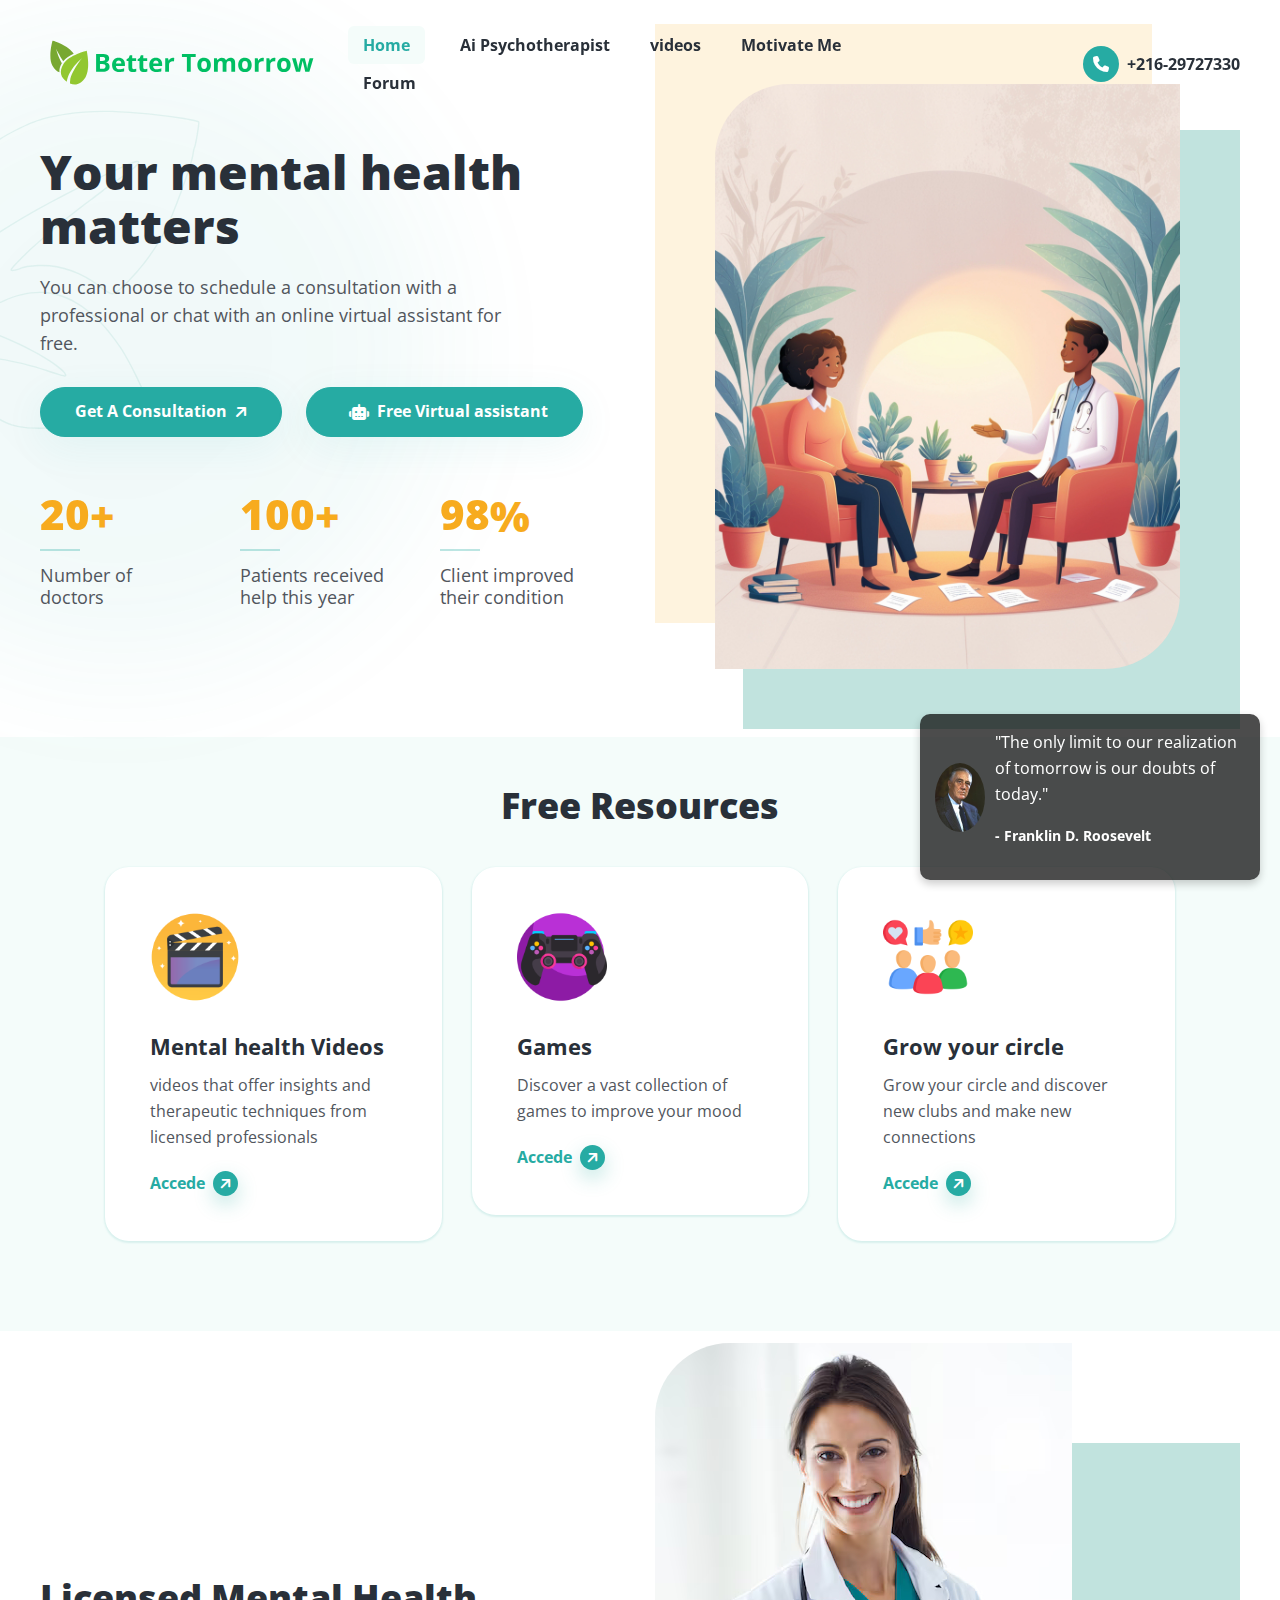
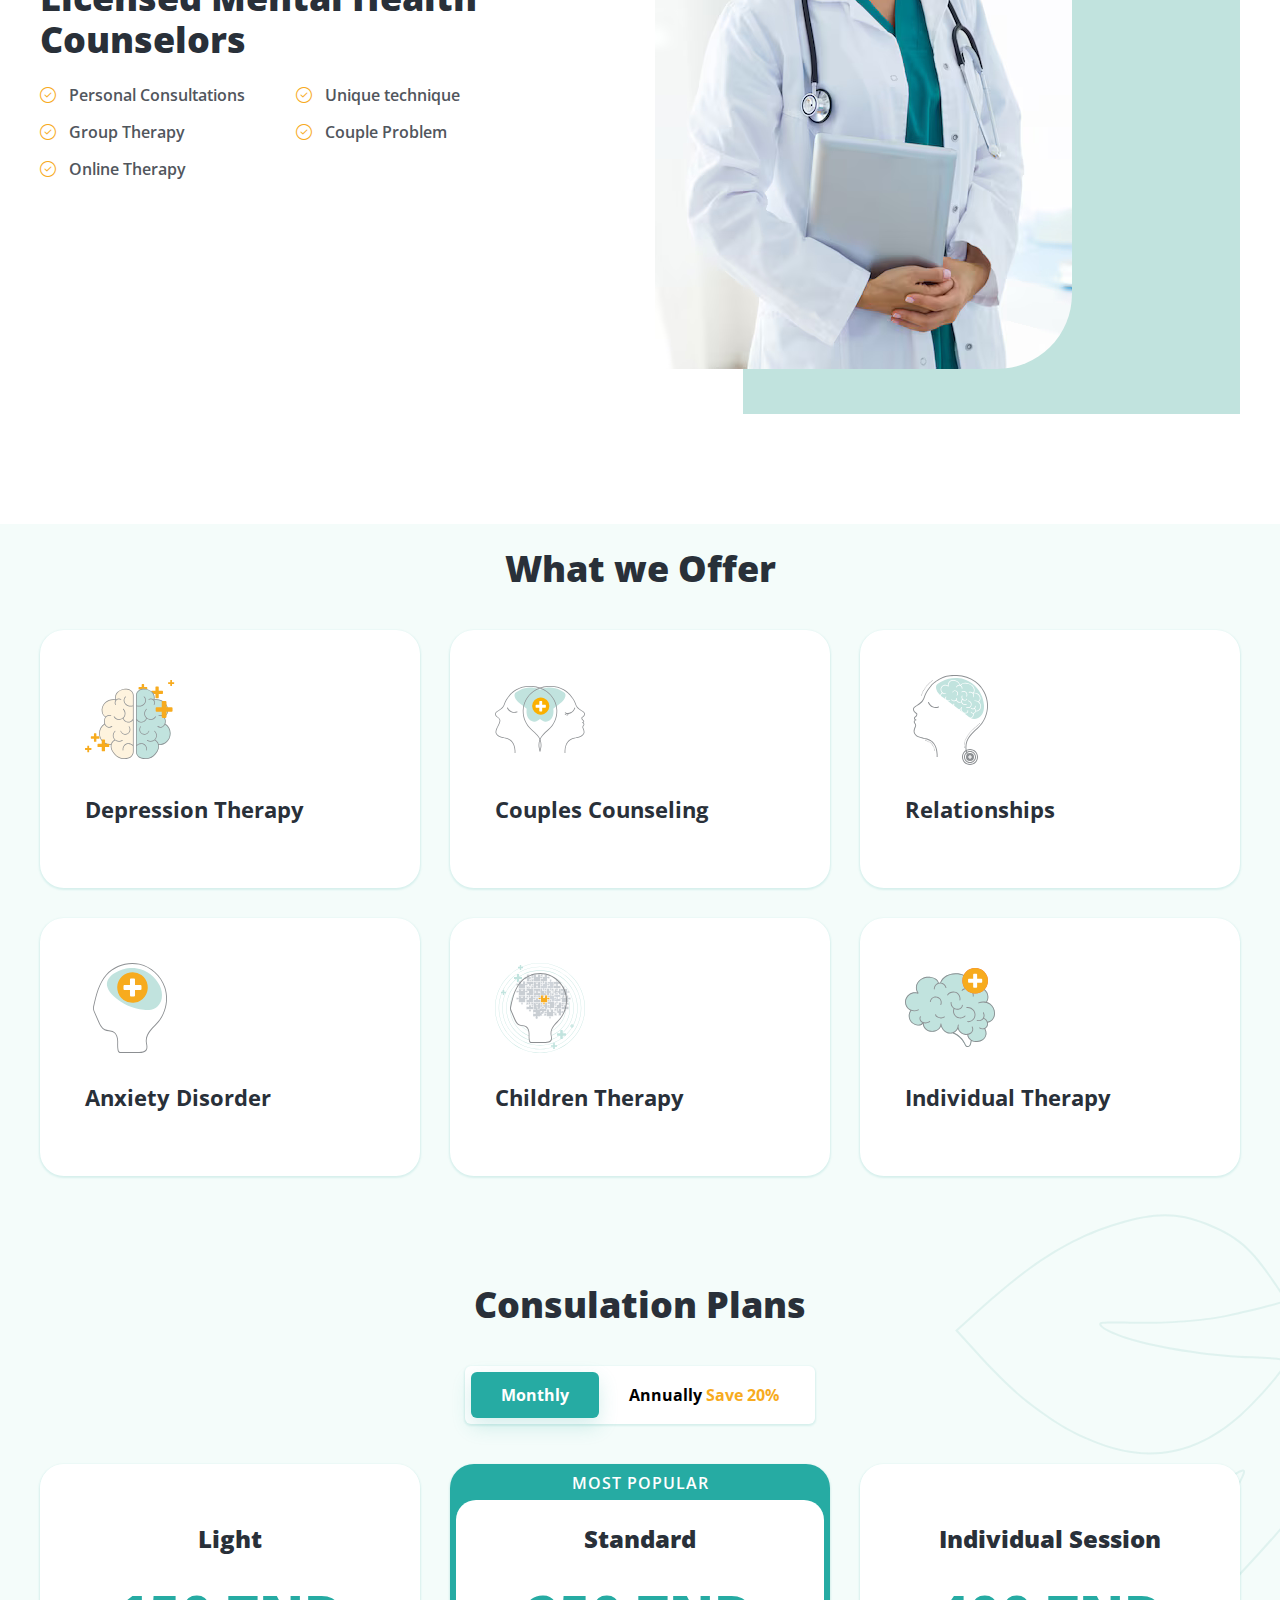
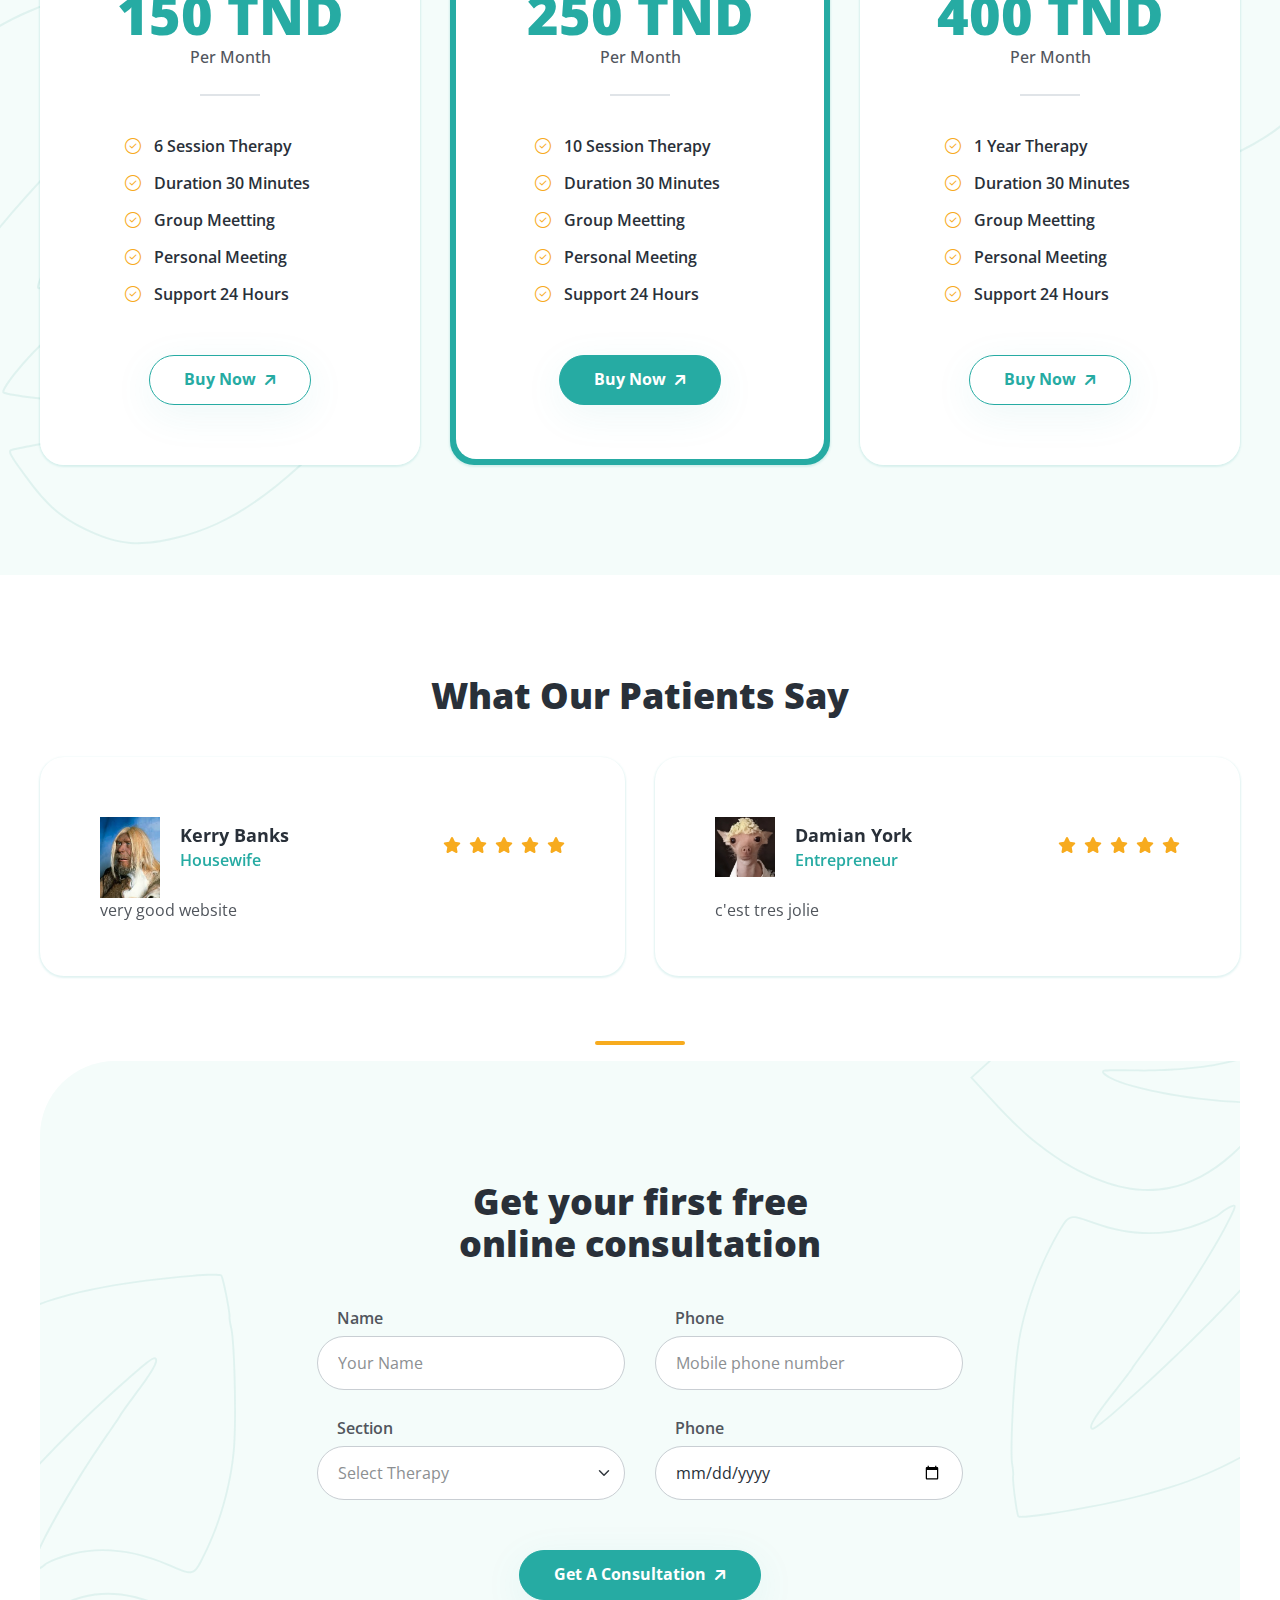
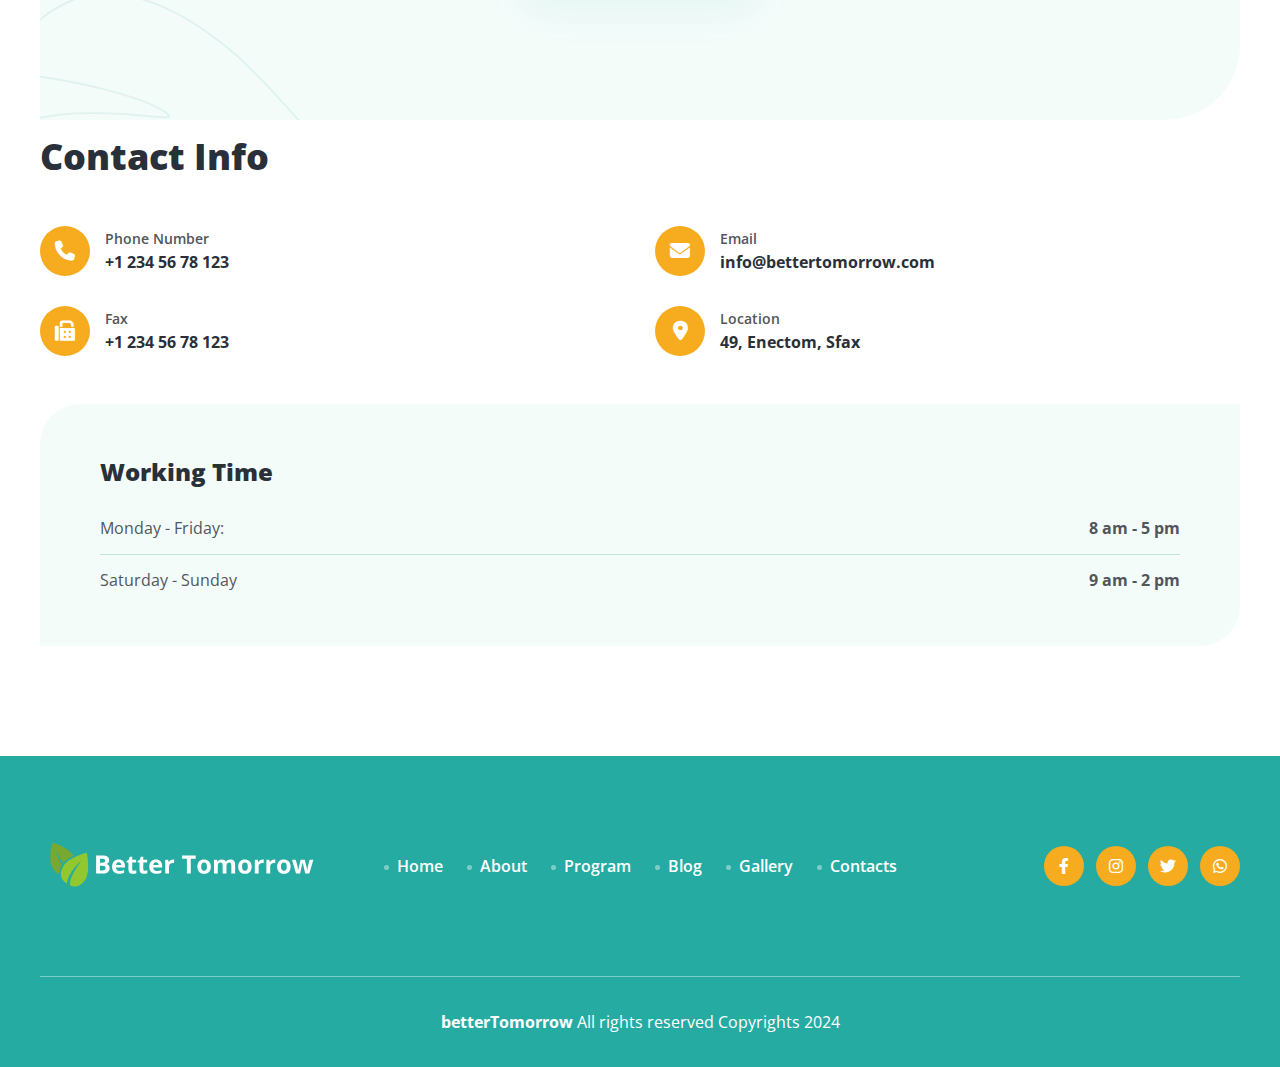
<file: index.html>
<!doctype html>
<html lang="en">

  <head>

    <meta charset="utf-8">
    <meta name="viewport" content="width=device-width, initial-scale=1, shrink-to-fit=no">
    <meta http-equiv="x-ua-compatible" content="ie=edge">

    <title>Home - Better Tomorrow – Psychotherapist Site</title>
    <link rel="shortcut icon" href="assets/images/site_logo/favourite_icon.svg">

    <!-- Fraimwork - CSS Include -->
    <link rel="stylesheet" type="text/css" href="assets/css/bootstrap.min.css">

    <!-- Icon Font - CSS Include -->
    <link rel="stylesheet" type="text/css" href="assets/css/fontawesome.min.css">
    <style>
      .quote-widget {
          position: fixed;
          bottom: 20px;
          right: 20px;
          background-color: rgba(0, 0, 0, 0.7);
          color: white;
          padding: 15px;
          border-radius: 10px;
          display: flex;
          align-items: center;
          max-width: 350px;
          box-shadow: 0 4px 8px rgba(0, 0, 0, 0.2);
          z-index: 9999;
      }

      .quote-widget img {
          width: 50px;
          height: 50px;
          border-radius: 50%;
          margin-right: 10px;
      }

      .quote-text {
          font-size: 16px;
          max-width: 250px;
      }

      .quote-author {
          font-size: 14px;
          font-weight: bold;
          margin-top: 5px;
      }
  </style>
    <!-- Animation - CSS Include -->
    <link rel="stylesheet" type="text/css" href="assets/css/animate.min.css">

    <!-- Cursor - CSS Include -->
    <link rel="stylesheet" type="text/css" href="assets/css/cursor.min.css">

    <!-- Carousel - CSS Include -->
    <link rel="stylesheet" type="text/css" href="assets/css/slick.min.css">
    <link rel="stylesheet" type="text/css" href="assets/css/slick-theme.min.css">

    <!-- Video & Image Popup - CSS Include -->
    <link rel="stylesheet" type="text/css" href="assets/css/magnific-popup.min.css">

    <!-- Counter - CSS Include -->
    <link rel="stylesheet" type="text/css" href="assets/css/odometer.min.css">

    <!-- Custom - CSS Include -->
    <link rel="stylesheet" type="text/css" href="assets/css/style.css">

  </head>


  <body>

    <!-- Body Wrap - Start -->
    <div class="page_wrapper">

      <!-- Back To Top - Start -->
      <div class="backtotop">
        <a href="#" class="scroll">
          <i class="fa-solid fa-arrow-up"></i>
        </a>
      </div>
      <!-- Back To Top - End -->

      <!-- Site Header - Start
      ================================================== -->
      <header class="site_header">
        <div class="container">
          <div class="row align-items-center">
            <div class="col-lg-3 col-5">
              <div class="site_logo">
                <a class="site_link" href="index.html">
                  <img src="assets/images/site_logo/logo.svg" alt="Site Logo – Better Tommorow – ">
                </a>
              </div>
            </div>
            <div class="col-lg-6 col-2">
              <nav class="main_menu navbar navbar-expand-lg">
                <div class="main_menu_inner collapse navbar-collapse justify-content-center" id="main_menu_dropdown">
                  <ul class="main_menu_list unordered_list">
                    <li class="active">
                      <a class="nav-link" href="index.html">Home</a>
                    </li>
                    <li>
                    </li>
                    <li >
                      <a class="nav-link" href="virtual_assistant.html">Ai Psychotherapist</a>
                    </li>
                    <li >
                      <a class="nav-link" href="videos.html">videos</a>
                    </li>
                    <li >
                      <a class="nav-link" href="motivation.html">Motivate Me</a>
                    </li>
                    <li >
                      <a class="nav-link" href="forum.html">Forum</a>
                    </li>
                  </ul>
                </div>
              </nav>
            </div>
            <div class="col-lg-3 col-5">
              <ul class="header_btns_group unordered_list justify-content-end">
                <li>
                  <button class="mobile_menu_btn" type="button" data-bs-toggle="collapse" data-bs-target="#main_menu_dropdown" aria-expanded="false" aria-label="Toggle navigation">
                    <i class="far fa-bars"></i>
                  </button>
                </li>
                <li>
                  <a class="btn_hotline" href="tel:+8801680636189">
                    <span class="btn_icon">
                      <i class="fa-solid fa-phone"></i>
                    </span>
                    <span class="btn_text">+216-29727330</span>
                  </a>
                </li>
              </ul>
            </div>
          </div>
        </div>
      </header>
      <!-- Site Header - End
      ================================================== -->

      <!-- Main Body - Start
      ================================================== -->
      <main class="page_content">

        <!-- Hero Section - Start
        ================================================== -->
        <section class="hero_section decoration_wrapper pb-2 pt-4">
          <div class="container">
            <div class="row align-items-center">
              <div class="col-lg-6">
                <div class="hero_content_wrap">
                  <h1 class="heading_text">
                    Your mental health matters
                  </h1>
                  <p class="heading_description">
                    You can choose to schedule a consultation with a professional or chat with an online virtual assistant for free.
                  </p>
                  <ul class="btns_group unordered_list">
                    <li>
                      <a class="btn btn-primary" href="contact.html">
                        <span class="btn_text" data-text="Get A Consultation">
                          Get A Consultation
                        </span>
                        <span class="btn_icon">
                          <i class="fa-solid fa-arrow-up-right"></i>
                        </span>
                      </a>
                    </li>
                    <li>
                      <a class="btn btn-primary" href="virtual_assistant.html">
                        <span class="btn_icon m-2">
                          <i class="fa-solid fa-robot"></i>
                        </span>
                        <span class="btn_text" data-text="Virtual assistant">
                          Free Virtual assistant
                        </span>
                        
                      </a>
                    </li>
                  </ul>
                  <ul class="hero_section_counter unordered_list">
                    <li>
                      <div class="counter_item">
                        <div class="counter_value mb-0">
                          <span class="odometer" data-count="20">0</span>
                          <span>+</span>
                        </div>
                        <hr>
                        <p class="counter_description mb-0">
                          Number of doctors
                        </p>
                      </div>
                    </li>
                    <li>
                      <div class="counter_item">
                        <div class="counter_value mb-0">
                          <span class="odometer" data-count="100">0</span>
                          <span>+</span>
                        </div>
                        <hr>
                        <p class="counter_description mb-0">
                          Patients received help this year
                        </p>
                      </div>
                    </li>
                    <li>
                      <div class="counter_item">
                        <div class="counter_value mb-0">
                          <span class="odometer" data-count="98">0</span>
                          <span>%</span>
                        </div>
                        <hr>
                        <p class="counter_description mb-0">
                          Client improved their condition
                        </p>
                      </div>
                    </li>
                  </ul>
                </div>
              </div>
              <div class="col-lg-6">
                <div class="hero_image_wrap">
                  <img src="assets/images/hero/img.jpg" alt="Better Tommorow – ">
                </div>
              </div>
            </div>
          </div>
          <div class="decoration_item shape_blur_shadow"></div>
          <div class="decoration_item shape_leaf">
            <img src="assets/images/shapes/shape_leaf_left_top.svg" alt="Shape Leaf - Better Tommorow - ">
          </div>
        </section>
        <!-- Hero Section - End
        ================================================== -->

        <!-- Service Section - Start
        ================================================== -->
        <section class="service_section section_space_lg bg_primary_light pt-5" style="padding: 7%;">
          <div class="container">
            <div class="section_heading text-center">
              <h2 class="section_heading_text">Free Resources</h2>
              <p class="section_heading_description mb-0">
              </p>
            </div>

            <div class="row justify-content-center">
              <div class="col-lg-4 col-md-6 col-sm-6">
                <div class="service_item">
                  <div class="item_icon">
                    <img src="assets/images/icons/video.png" alt="Brain Icon - Better Tommorow – ">
                  </div>
                  <div class="item_contact">
                    <h3 class="item_title">Mental health Videos</h3>
                    <p>
                      videos that offer insights and therapeutic techniques from licensed professionals
                    </p>
                    <a class="btn-link" href="videos.html">
                      <span class="btn_text">Accede</span>
                      <span class="btn_icon"><i class="fa-solid fa-arrow-up-right"></i></span>
                    </a>
                  </div>
                </div>
              </div>
              <div class="col-lg-4 col-md-6 col-sm-6">
                <div class="service_item">
                  <div class="item_icon">
                    <img src="assets/images/icons/games.png" alt="Head Double Icon - Better Tommorow – ">
                  </div>
                  <div class="item_contact">
                    <h3 class="item_title">Games</h3>
                    <p>
                      Discover a vast collection of games to improve your mood
                    </p>
                    <a class="btn-link" href="Game.html">
                      <span class="btn_text">Accede</span>
                      <span class="btn_icon"><i class="fa-solid fa-arrow-up-right"></i></span>
                    </a>
                  </div>
                </div>
              </div>
              <div class="col-lg-4 col-md-6 col-sm-6">
                <div class="service_item">
                  <div class="item_icon">
                    <img src="assets/images/icons/clubs.png" alt="Brain Icon - Better Tommorow – ">
                  </div>
                  <div class="item_contact">
                    <h3 class="item_title">Grow your circle</h3>
                    <p>
                      Grow your circle and discover new clubs and make new connections
                    </p>
                    <a class="btn-link" href="Clubs.html">
                      <span class="btn_text">Accede</span>
                      <span class="btn_icon"><i class="fa-solid fa-arrow-up-right"></i></span>
                    </a>
                  </div>
                </div>
              </div>
            </div>
          </div>
        </section>
        <!-- Service Section - End
        ================================================== -->

        <!-- About Section - Start
        ================================================== -->
        <section class="about_section section_space_lg pt-2">
          <div class="container">
            <div class="row align-items-center justify-content-lg-between pt-1">
              <div class="col-lg-6 order-lg-last">
                <div class="image_widget">
                  <img src="assets/images/doctor.png" alt="About Image - Better Tommorow – ">
                  <div class="image_shape bg_primary_light"></div>
                </div>
              </div>
              <div class="col-lg-6">
                <div class="about_content">
                  <div class="section_heading mb-4">
                    <h2 class="section_heading_text">
                      <mark></mark> Licensed Mental Health Counselors  
                    </h2>
                    <p class="section_heading_description mb-0 ">
                    </p>
                  </div>
                  <div class="row">
                    <div class="col-md-5 col-sm-6">
                      <ul class="info_list unordered_list_block">
                        <li>
                          <span class="info_icon">
                            <i class="fa-light fa-circle-check"></i>
                          </span>
                          <span class="info_text">Personal Consultations</span>
                        </li>
                        <li>
                          <span class="info_icon">
                            <i class="fa-light fa-circle-check"></i>
                          </span>
                          <span class="info_text">Group Therapy</span>
                        </li>
                        <li>
                          <span class="info_icon">
                            <i class="fa-light fa-circle-check"></i>
                          </span>
                          <span class="info_text">Online Therapy</span>
                        </li>
                      </ul>
                    </div>
                    <div class="col-md-5 col-sm-6">
                      <ul class="info_list unordered_list_block">
                        <li>
                          <span class="info_icon">
                            <i class="fa-light fa-circle-check"></i>
                          </span>
                          <span class="info_text">Unique technique</span>
                        </li>
                        <li>
                          <span class="info_icon">
                            <i class="fa-light fa-circle-check"></i>
                          </span>
                          <span class="info_text">Couple Problem</span>
                        </li>
                      </ul>
                    </div>
                  </div>
                </div>
              </div>
            </div>
          </div>
        </section>
        <!-- About Section - End
        ================================================== -->
        <section class="service_section section_space_lg bg_primary_light pt-4 pb-2">
          <div class="container">
            <div class="section_heading text-center">
              <h2 class="section_heading_text">What we Offer</h2>
              <p class="section_heading_description mb-0 ">
              </p>
            </div>

            <div class="row justify-content-center">
              <div class="col-lg-4 col-md-6 col-sm-6">
                <div class="service_item">
                  <div class="item_icon">
                    <img src="assets/images/icons/icon_brain.svg" alt="Brain Icon - Better Tomorrow – ">
                  </div>
                  <div class="item_contact">
                    <h3 class="item_title">Depression Therapy</h3>
                    <p>
                    </p>
                  </div>
                </div>
              </div>
              <div class="col-lg-4 col-md-6 col-sm-6">
                <div class="service_item">
                  <div class="item_icon">
                    <img src="assets/images/icons/icon_head_double.svg" alt="Head Double Icon - Better Tomorrow – ">
                  </div>
                  <div class="item_contact">
                    <h3 class="item_title">Couples Counseling</h3>
                    <p>
                    </p>
                  </div>
                </div>
              </div>
              <div class="col-lg-4 col-md-6 col-sm-6">
                <div class="service_item">
                  <div class="item_icon">
                    <img src="assets/images/icons/icon_head.svg" alt="Brain Icon - Better Tomorrow – ">
                  </div>
                  <div class="item_contact">
                    <h3 class="item_title">Relationships</h3>
                    <p>
                    </p>
                  </div>
                </div>
              </div>
              <div class="col-lg-4 col-md-6 col-sm-6">
                <div class="service_item">
                  <div class="item_icon">
                    <img src="assets/images/icons/icon_head_plus.svg" alt="Brain Icon - Better Tomorrow – ">
                  </div>
                  <div class="item_contact">
                    <h3 class="item_title">Anxiety Disorder</h3>
                    <p>
                    </p>
                  </div>
                </div>
              </div>
              <div class="col-lg-4 col-md-6 col-sm-6">
                <div class="service_item">
                  <div class="item_icon">
                    <img src="assets/images/icons/icon_head_children.svg" alt="Head Double Icon - Better Tomorrow – ">
                  </div>
                  <div class="item_contact">
                    <h3 class="item_title">Children Therapy</h3>
                    <p>
                    </p>
                  </div>
                </div>
              </div>
              <div class="col-lg-4 col-md-6 col-sm-6">
                <div class="service_item">
                  <div class="item_icon">
                    <img src="assets/images/icons/icon_brain_plus.svg" alt="Brain Icon - Better Tomorrow – ">
                  </div>
                  <div class="item_contact">
                    <h3 class="item_title">Individual Therapy</h3>
                    <p>
                    </p>
                  </div>
                </div>
              </div>
            </div>
          </div>
        </section>

        <!-- Pricing Section - Start
        ================================================== -->
        <section class="pricing_section section_space_lg bg_primary_light decoration_wrapper">
          <div class="container">
            <div class="section_heading text-center">
              <h2 class="section_heading_text">Consulation Plans</h2>
              <p class="section_heading_description mb-0 ">
              </p>
            </div>

            <div class="pricing_toggle_btn_wrap">
              <button class="pricing_toggle_btn" type="button">
                <span>Monthly</span>
                <span>Annually <mark>Save 20%</mark></span>
              </button>
            </div>

            <div class="row justify-content-center">
              <div class="col-lg-4">
                <div class="pricing_item">
                  <h3 class="pricing_heading">Light</h3>
                  <div class="pricing_price_value">
                    <span class="pricing_monthly">150 TND<sub>Per Month</sub></span>
                    <span class="pricing_annually">1440 TND <sub>You'll Save 360 TND</sub></span>
                  </div>
                  <hr>
                  <ul class="info_list unordered_list_block">
                    <li>
                      <span class="info_icon">
                        <i class="fa-light fa-circle-check"></i>
                      </span>
                      <span class="info_text">6 Session Therapy</span>
                    </li>
                    <li>
                      <span class="info_icon">
                        <i class="fa-light fa-circle-check"></i>
                      </span>
                      <span class="info_text">Duration 30 Minutes</span>
                    </li>
                    <li>
                      <span class="info_icon">
                        <i class="fa-light fa-circle-check"></i>
                      </span>
                      <span class="info_text">Group Meetting</span>
                    </li>
                    <li>
                      <span class="info_icon">
                        <i class="fa-light fa-circle-check"></i>
                      </span>
                      <span class="info_text">Personal Meeting</span>
                    </li>
                    <li>
                      <span class="info_icon">
                        <i class="fa-light fa-circle-check"></i>
                      </span>
                      <span class="info_text">Support 24 Hours</span>
                    </li>
                  </ul>
                  <div class="btn_wrap pb-0 text-center">
                    <a class="btn btn-outline-primary" href="#!">
                      <span class="btn_text" data-text="Buy Now">
                        Buy Now
                      </span>
                      <span class="btn_icon">
                        <i class="fa-solid fa-arrow-up-right"></i>
                      </span>
                    </a>
                  </div>
                </div>
              </div>
              <div class="col-lg-4">
                <div class="pricing_item">
                  <h3 class="badge_popular">Most Popular</h3>
                  <h4 class="pricing_heading">Standard</h4>
                  <div class="pricing_price_value">
                    <span class="pricing_monthly">250 TND <sub>Per Month</sub></span>
                    <span class="pricing_annually">2,400 TND <sub>You'll Save 600 TND</sub></span>
                  </div>
                  <hr>
                  <ul class="info_list unordered_list_block">
                    <li>
                      <span class="info_icon">
                        <i class="fa-light fa-circle-check"></i>
                      </span>
                      <span class="info_text">10 Session Therapy</span>
                    </li>
                    <li>
                      <span class="info_icon">
                        <i class="fa-light fa-circle-check"></i>
                      </span>
                      <span class="info_text">Duration 30 Minutes</span>
                    </li>
                    <li>
                      <span class="info_icon">
                        <i class="fa-light fa-circle-check"></i>
                      </span>
                      <span class="info_text">Group Meetting</span>
                    </li>
                    <li>
                      <span class="info_icon">
                        <i class="fa-light fa-circle-check"></i>
                      </span>
                      <span class="info_text">Personal Meeting</span>
                    </li>
                    <li>
                      <span class="info_icon">
                        <i class="fa-light fa-circle-check"></i>
                      </span>
                      <span class="info_text">Support 24 Hours</span>
                    </li>
                  </ul>
                  <div class="btn_wrap pb-0 text-center">
                    <a class="btn btn-primary" href="#!">
                      <span class="btn_text" data-text="Buy Now">
                        Buy Now
                      </span>
                      <span class="btn_icon">
                        <i class="fa-solid fa-arrow-up-right"></i>
                      </span>
                    </a>
                  </div>
                </div>
              </div>
              <div class="col-lg-4">
                <div class="pricing_item">
                  <h3 class="pricing_heading">Individual Session</h3>
                  <div class="pricing_price_value">
                    <span class="pricing_monthly">400 TND<sub>Per Month</sub></span>
                    <span class="pricing_annually">3,840 TND<sub>You'll Save 960 TND</sub></span>
                  </div>
                  <hr>
                  <ul class="info_list unordered_list_block">
                    <li>
                      <span class="info_icon">
                        <i class="fa-light fa-circle-check"></i>
                      </span>
                      <span class="info_text">1 Year Therapy</span>
                    </li>
                    <li>
                      <span class="info_icon">
                        <i class="fa-light fa-circle-check"></i>
                      </span>
                      <span class="info_text">Duration 30 Minutes</span>
                    </li>
                    <li>
                      <span class="info_icon">
                        <i class="fa-light fa-circle-check"></i>
                      </span>
                      <span class="info_text">Group Meetting</span>
                    </li>
                    <li>
                      <span class="info_icon">
                        <i class="fa-light fa-circle-check"></i>
                      </span>
                      <span class="info_text">Personal Meeting</span>
                    </li>
                    <li>
                      <span class="info_icon">
                        <i class="fa-light fa-circle-check"></i>
                      </span>
                      <span class="info_text">Support 24 Hours</span>
                    </li>
                  </ul>
                  <div class="btn_wrap pb-0 text-center">
                    <a class="btn btn-outline-primary" href="#!">
                      <span class="btn_text" data-text="Buy Now">
                        Buy Now
                      </span>
                      <span class="btn_icon">
                        <i class="fa-solid fa-arrow-up-right"></i>
                      </span>
                    </a>
                  </div>
                </div>
              </div>
            </div>
          </div>

          <div class="decoration_item shape_leaf_1">
            <img src="assets/images/shapes/shape_leaf_right_top.svg" alt="Shape Leaf - Better Tommorow - ">
          </div>
          <div class="decoration_item shape_leaf_2">
            <img src="assets/images/shapes/shape_leaf_left_bottom.svg" alt="Shape Leaf - Better Tommorow - ">
          </div>
        </section>
        <!-- Pricing Section - End
        ================================================== -->

        <!-- Testimonial Section - Start
        ================================================== -->
        <section class="testimonial_section section_space_lg pb-3">
          <div class="container">
            <div class="section_heading text-center">
              <h2 class="section_heading_text">What Our Patients Say</h2>
              <p class="section_heading_description mb-0">
              </p>
            </div>

            <div class="testimonial_carousel">
              <div class="carousel_2col row" data-slick='{"arrows":false}'>
                <div class="carousel_item col-">
                  <div class="testimonial_item">
                    <ul class="rating_star unordered_list">
                      <li><i class="fa-solid fa-star"></i></li>
                      <li><i class="fa-solid fa-star"></i></li>
                      <li><i class="fa-solid fa-star"></i></li>
                      <li><i class="fa-solid fa-star"></i></li>
                      <li><i class="fa-solid fa-star"></i></li>
                    </ul>
                    <div class="author_box">
                      <div class="author_box_image">
                        <img src="assets/images/meta/sam.jpg" alt="Reviewer Image - Better Tommorow - ">
                      </div>
                      <div class="author_box_content">
                        <h3 class="author_box_name">Kerry Banks</h3>
                        <span class="author_box_designation">Housewife</span>
                      </div>
                    </div>
                    <p class="mb-0">
                      very good website
                    </p>
                  </div>
                </div>
                <div class="carousel_item col-">
                  <div class="testimonial_item">
                    <ul class="rating_star unordered_list">
                      <li><i class="fa-solid fa-star"></i></li>
                      <li><i class="fa-solid fa-star"></i></li>
                      <li><i class="fa-solid fa-star"></i></li>
                      <li><i class="fa-solid fa-star"></i></li>
                      <li><i class="fa-solid fa-star"></i></li>
                    </ul>
                    <div class="author_box" style="border-radius: 50%">
                      <div class="author_box_image" >
                        <img src="assets/images/meta/lim.png" alt="Reviewer Image">
                      </div>
                      <div class="author_box_content">
                        <h3 class="author_box_name">Damian York</h3>
                        <span class="author_box_designation">Entrepreneur</span>
                      </div>
                    </div>
                    <p class="mb-0">
                      c'est tres jolie
                    </p>
                  </div>
                </div>

              
              </div>
            </div>
          </div>
        </section>
        <!-- Testimonial Section - End
        ================================================== -->

        <!-- Consultation Section - Start
        ================================================== -->
        <section class="consultation_section">
          <div class="container">
            <div class="consultation_form bg_primary_light decoration_wrapper">
              <div class="section_heading text-center">
                <h2 class="section_heading_text mb-0">
                  <span class="d-md-block">Get your first free</span> online consultation 
                </h2>
              </div>
              <div class="row justify-content-center">
                <div class="col-lg-4">
                </div>
              </div>
              <div class="row justify-content-center">
                <div class="col-lg-7">
                  <div class="row">
                    <div class="col-md-6">
                      <div class="form-group">
                        <label for="input_name">Name</label>
                        <input id="input_name" class="form-control" type="text" name="name" placeholder="Your Name">
                      </div>
                    </div>
                    <div class="col-md-6">
                      <div class="form-group">
                        <label for="input_phone">Phone</label>
                        <input id="input_phone" class="form-control" type="tel" name="phone" placeholder="Mobile phone number">
                      </div>
                    </div>
                    <div class="col-md-6">
                      <div class="form-group">
                        <label for="select_therapy">Section</label>
                        <select id="select_therapy" class="form-select" aria-label="Therapy Select Options">
                          <option selected>Select Therapy</option>
                          <option value="Therapy One">Therapy One</option>
                          <option value="Therapy Two">Therapy Two</option>
                          <option value="Therapy Three">Therapy Three</option>
                        </select>
                      </div>
                    </div>
                    <div class="col-md-6">
                      <div class="form-group">
                        <label for="input_calendar">Phone</label>
                        <input id="input_calendar" class="form-control" type="date" name="date">
                      </div>
                    </div>
                  </div>
                  <div class="btn_wrap pb-0 text-center">
                    <button type="submit" class="btn btn-primary">
                      <span class="btn_text" data-text="Get A Consultation">
                        Get A Consultation
                      </span>
                      <span class="btn_icon">
                        <i class="fa-solid fa-arrow-up-right"></i>
                      </span>
                    </button>
                  </div>
                </div>
              </div>
              <div class="decoration_item shape_leaf_1">
                <img src="assets/images/shapes/shape_leaf_right_top.svg" alt="Shape Leaf - Better Tommorow - ">
              </div>
              <div class="decoration_item shape_leaf_2">
                <img src="assets/images/shapes/shape_leaf_left_bottom.svg" alt="Shape Leaf - Better Tommorow - ">
              </div>
            </div>
          </div>
        </section>
        <!-- Consultation Section - End
        ================================================== -->

        <!-- Blog Section - Start
        ================================================== -->
        
        <!-- Blog Section - End
        ================================================== -->

        <!-- FAQ Section - Start
        ================================================== -->
        <!-- FAQ Section - End
        ================================================== -->

        <!-- Contact Section - Start
        ================================================== -->
        <section class="contact_section section_space_lg pt-3">
          <div class="container">
            <div class="row align-items-center justify-content-lg-between">
              <div class="col-lg-12">
                <div class="section_heading mb-lg-5">
                  <h2 class="section_heading_text">Contact Info</h2>
                  <p class="section_heading_description mb-0">
                  </p>
                </div>
                <div class="row">
                  <div class="col-md-6 col-sm-6">
                    <ul class="contact_info_list unordered_list_block">
                      <li>
                        <div class="item_icon">
                          <i class="fa-solid fa-phone"></i>
                        </div>
                        <div class="item_content">
                          <h3 class="item_title">Phone Number</h3>
                          <p class="item_info mb-0">+1 234 56 78 123</p>
                        </div>
                      </li>
                      <li>
                        <div class="item_icon">
                          <i class="fa-solid fa-fax"></i>
                        </div>
                        <div class="item_content">
                          <h3 class="item_title">Fax</h3>
                          <p class="item_info mb-0">+1 234 56 78 123</p>
                        </div>
                      </li>
                    </ul>
                  </div>
                  <div class="col-md-6 col-sm-6">
                    <ul class="contact_info_list unordered_list_block">
                      <li>
                        <div class="item_icon">
                          <i class="fa-solid fa-envelope"></i>
                        </div>
                        <div class="item_content">
                          <h3 class="item_title">Email</h3>
                          <p class="item_info mb-0">info@bettertomorrow.com</p>
                        </div>
                      </li>
                      <li>
                        <div class="item_icon">
                          <i class="fa-solid fa-location-dot"></i>
                        </div>
                        <div class="item_content">
                          <h3 class="item_title">Location</h3>
                          <p class="item_info mb-0">49, Enectom, Sfax</p>
                        </div>
                      </li>
                    </ul>
                  </div>
                </div>
                <div class="office_hour_list bg_primary_light mt-5">
                  <h3 class="area_title">Working Time</h3>
                  <ul class="unordered_list_block">
                    <li>
                      <span>Monday - Friday:</span>
                      <span>8 am - 5 pm</span>
                    </li>
                    <li>
                      <span>Saturday - Sunday</span>
                      <span>9 am - 2 pm</span>
                    </li>
                  </ul>
                </div>
              </div>
            </div>
          </div>
        </section>
        <!-- Contact Section - End
        ================================================== -->

      </main>
      <!-- Main Body - End
      ================================================== -->

      <!-- Site Footer - Start
      ================================================== -->

      <div class="quote-widget">
        <img src="assets/images/rosvelt.jpg" height="50px" alt="Author Image">
        <div>
            <p class="quote-text">"The only limit to our realization of tomorrow is our doubts of today." </p>
            <p class="quote-author">- Franklin D. Roosevelt</p>
        </div>
    </div>
      <footer class="site_footer bg_primary">
        <div class="container">
          <div class="site_footer_content">
            <div class="row align-items-center">
              <div class="col-lg-3">
                <div class="site_logo">
                  <a class="site_link" href="index.html">
                    <img src="assets/images/site_logo/logo-white.svg" alt="Site Logo – Better Tommorow – ">
                  </a>
                </div>
              </div>
              <div class="col-lg-6">
                <ul class="info_list unordered_list justify-content-center">
                  <li>
                    <a href="index.html">
                      <span class="info_icon">
                        <i class="fa-solid fa-circle"></i>
                      </span>
                      <span class="info_text">Home</span>
                    </a>
                  </li>
                  <li>
                    <a href="about.html">
                      <span class="info_icon">
                        <i class="fa-solid fa-circle"></i>
                      </span>
                      <span class="info_text">About</span>
                    </a>
                  </li>
                  <li>
                    <a href="service.html">
                      <span class="info_icon">
                        <i class="fa-solid fa-circle"></i>
                      </span>
                      <span class="info_text">Program</span>
                    </a>
                  </li>
                  <li>
                    <a href="blog.html">
                      <span class="info_icon">
                        <i class="fa-solid fa-circle"></i>
                      </span>
                      <span class="info_text">Blog</span>
                    </a>
                  </li>
                  <li>
                    <a href="gallery.html">
                      <span class="info_icon">
                        <i class="fa-solid fa-circle"></i>
                      </span>
                      <span class="info_text">Gallery</span>
                    </a>
                  </li>
                  <li>
                    <a href="contact.html">
                      <span class="info_icon">
                        <i class="fa-solid fa-circle"></i>
                      </span>
                      <span class="info_text">Contacts</span>
                    </a>
                  </li>
                </ul>
              </div>
              <div class="col-lg-3">
                <ul class="social_links unordered_list justify-content-center justify-content-lg-end">
                  <li><a href="#!"><i class="fa-brands fa-facebook-f"></i></a></li>
                  <li><a href="#!"><i class="fa-brands fa-instagram"></i></a></li>
                  <li><a href="#!"><i class="fa-brands fa-twitter"></i></a></li>
                  <li><a href="#!"><i class="fa-brands fa-whatsapp"></i></a></li>
                </ul>
              </div>
            </div>
          </div>
          <div class="copyright_widget text-center">
            <p class="copyright_text m-0"> <b>betterTomorrow</b>  All rights reserved Copyrights 2024</p>
          </div>
        </div>
      </footer>
      <!-- Site Footer - End
      ================================================== -->

    </div>
    <!-- Body Wrap - End -->

    <!-- Fraimwork - Jquery Include -->
    <script src="assets/js/jquery.min.js"></script>
    <script src="assets/js/popper.min.js"></script>
    <script src="assets/js/bootstrap.min.js"></script>
    <script src="assets/js/bootstrap-dropdown-ml-hack.min.js"></script>

    <!-- animation - jquery include -->
    <script src="assets/js/cursor.min.js"></script>

    <!-- Carousel - Jquery Include -->
    <script src="assets/js/slick.min.js"></script>

    <!-- Video & Image Popup - Jquery Include -->
    <script src="assets/js/magnific-popup.min.js"></script>
    
    <!-- Counter - Jquery Include -->
    <script src="assets/js/appear.min.js"></script>
    <script src="assets/js/odometer.min.js"></script>

    <!-- Custom - Jquery Include -->
    <script src="assets/js/main.js"></script>

  </body>
</html>
</file>
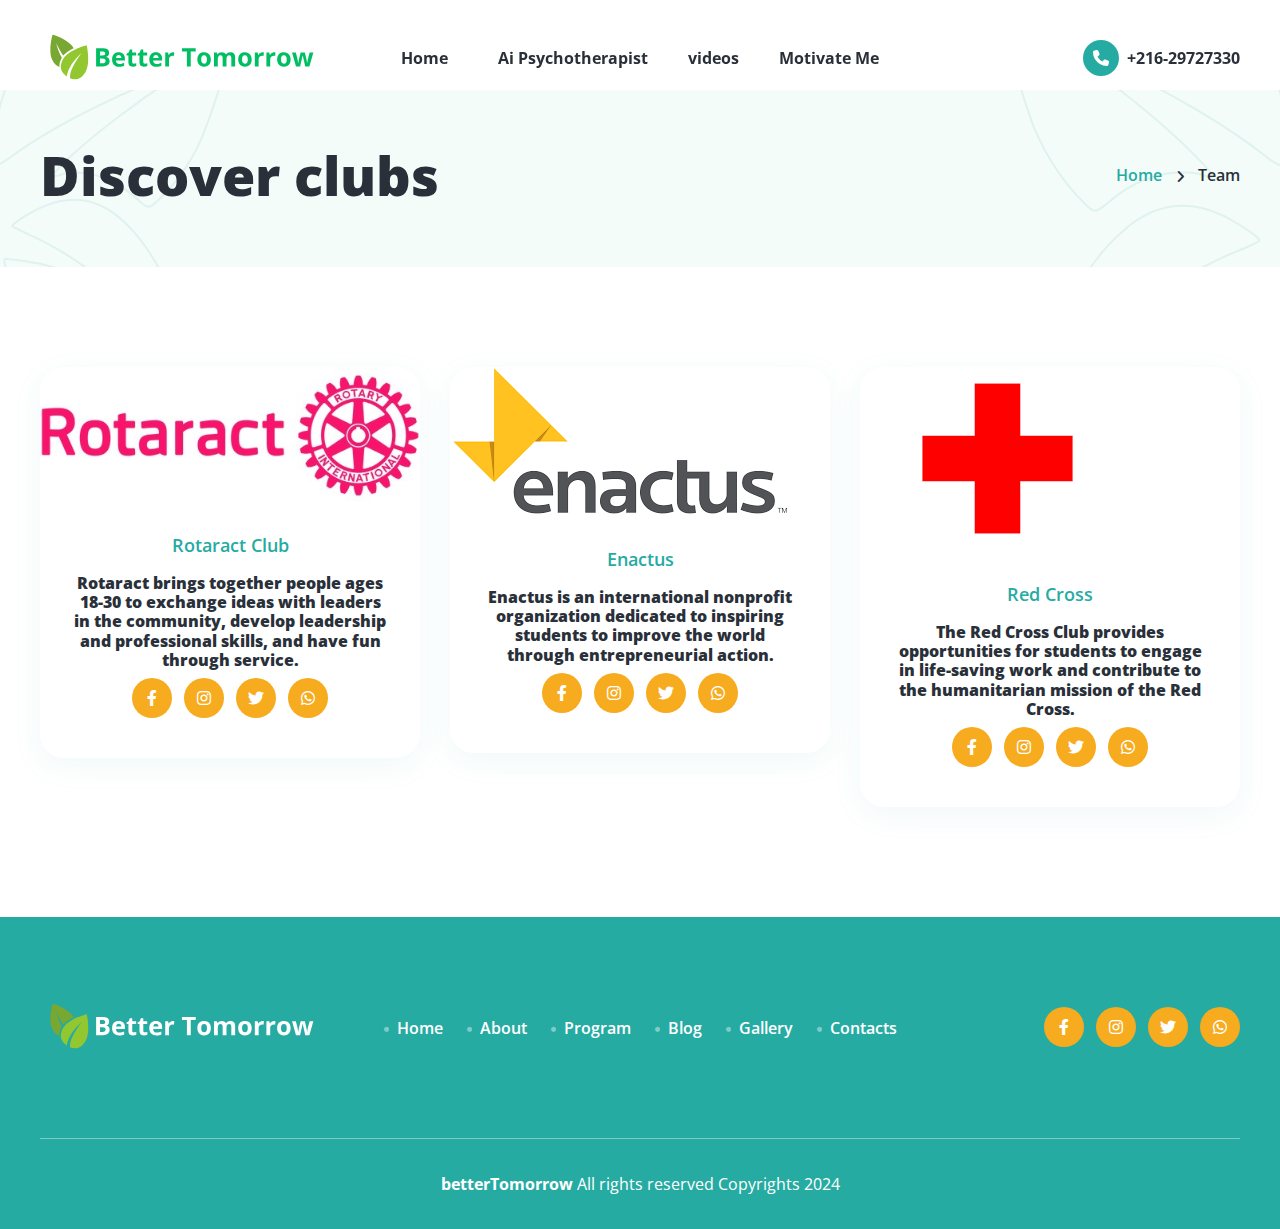
<file: Clubs.html>
<!doctype html>
<html lang="en">

  <head>

    <meta charset="utf-8">
    <meta name="viewport" content="width=device-width, initial-scale=1, shrink-to-fit=no">
    <meta http-equiv="x-ua-compatible" content="ie=edge">

    <title>Team of Professionals</title>
    <link rel="shortcut icon" href="assets/images/site_logo/favourite_icon.svg">

    <!-- Fraimwork - CSS Include -->
    <link rel="stylesheet" type="text/css" href="assets/css/bootstrap.min.css">

    <!-- Icon Font - CSS Include -->
    <link rel="stylesheet" type="text/css" href="assets/css/fontawesome.min.css">

    <!-- Animation - CSS Include -->
    <link rel="stylesheet" type="text/css" href="assets/css/animate.min.css">

    <!-- Cursor - CSS Include -->
    <link rel="stylesheet" type="text/css" href="assets/css/cursor.min.css">

    <!-- Carousel - CSS Include -->
    <link rel="stylesheet" type="text/css" href="assets/css/slick.min.css">
    <link rel="stylesheet" type="text/css" href="assets/css/slick-theme.min.css">

    <!-- Video & Image Popup - CSS Include -->
    <link rel="stylesheet" type="text/css" href="assets/css/magnific-popup.min.css">

    <!-- Counter - CSS Include -->
    <link rel="stylesheet" type="text/css" href="assets/css/odometer.min.css">

    <!-- Custom - CSS Include -->
    <link rel="stylesheet" type="text/css" href="assets/css/style.css">

  </head>


  <body>

    <!-- Body Wrap - Start -->
    <div class="page_wrapper">

      <!-- Back To Top - Start -->
      <div class="backtotop">
        <a href="#" class="scroll">
          <i class="fa-solid fa-arrow-up"></i>
        </a>
      </div>
      <!-- Back To Top - End -->

      <!-- Site Header - Start
      ================================================== -->
      <header class="site_header">
        <div class="container">
          <div class="row align-items-center">
            <div class="col-lg-3 col-5">
              <div class="site_logo">
                <a class="site_link" href="index.html">
                  <img src="assets/images/site_logo/logo.svg" alt="Site Logo – Better Tommorow – ">
                </a>
              </div>
            </div>
            <div class="col-lg-6 col-2">
              <nav class="main_menu navbar navbar-expand-lg">
                <div class="main_menu_inner collapse navbar-collapse justify-content-center" id="main_menu_dropdown">
                  <ul class="main_menu_list unordered_list">
                    <li>
                      <a class="nav-link" href="index.html">Home</a>
                    </li>
                    <li>
                    </li>
                    <li >
                      <a class="nav-link" href="virtual_assistant.html">Ai Psychotherapist</a>
                    </li>
                    <li >
                      <a class="nav-link" href="videos.html">videos</a>
                    </li>
                    <li >
                      <a class="nav-link" href="motivation.html">Motivate Me</a>
                    </li>
                  </ul>
                </div>
              </nav>
            </div>
            <div class="col-lg-3 col-5">
              <ul class="header_btns_group unordered_list justify-content-end">
                <li>
                  <button class="mobile_menu_btn" type="button" data-bs-toggle="collapse" data-bs-target="#main_menu_dropdown" aria-expanded="false" aria-label="Toggle navigation">
                    <i class="far fa-bars"></i>
                  </button>
                </li>
                <li>
                  <a class="btn_hotline" href="tel:+8801680636189">
                    <span class="btn_icon">
                      <i class="fa-solid fa-phone"></i>
                    </span>
                    <span class="btn_text">+216-29727330</span>
                  </a>
                </li>
              </ul>
            </div>
          </div>
        </div>
      </header>
      <!-- Site Header - End
      ================================================== -->

      <!-- Main Body - Start
      ================================================== -->
      <main class="page_content">

        <!-- Page Banner - Start
        ================================================== -->
        <section class="page_banner decoration_wrapper">
          <div class="container">
            <div class="row align-items-center">
              <div class="col-lg-6">
                <h1 class="page_title mb-0">Discover clubs</h1>
              </div>
              <div class="col-lg-6">
                <ul class="breadcrumb_nav unordered_list justify-content-lg-end justify-content-center">
                  <li><a href="index.html">Home</a></li>
                  <li>Team</li>
                </ul>
              </div>
            </div>
          </div>
          <div class="decoration_item shape_leaf_1">
            <img src="assets/images/shapes/shape_leaf_left.svg" alt="Shape Leaf - Better Tomorrow - ">
          </div>
          <div class="decoration_item shape_leaf_2">
            <img src="assets/images/shapes/shape_leaf_right.svg" alt="Shape Leaf - Better Tomorrow - ">
          </div>
        </section>
        <!-- Page Banner - End
        ================================================== -->

        <!-- Team Section - Start
        ================================================== -->
        <section class="team_section section_space_lg">
          <div class="container">

            <div class="row">
              <div class="col-lg-4 col-md-6 col-sm-6">
                <div class="team_item">
                  <div class="team_memder_image">
                    <img src="assets/images/clubs/rotaract.jpg"  alt="Better Tomorrow - ">
                  </div>
                  <div class="team_memder_info text-center">
                    <h3 class="team_memder_designation">Rotaract Club</h3>
                    <h6 class="">Rotaract brings together people ages 18-30 to exchange ideas with leaders in the community, develop leadership and professional skills, and have fun through service.
                    </h6>
                    <ul class="social_links unordered_list justify-content-center">
                      <li><a href="#!"><i class="fa-brands fa-facebook-f"></i></a></li>
                      <li><a href="#!"><i class="fa-brands fa-instagram"></i></a></li>
                      <li><a href="#!"><i class="fa-brands fa-twitter"></i></a></li>
                      <li><a href="#!"><i class="fa-brands fa-whatsapp"></i></a></li>
                    </ul>
                  </div>
                </div>
              </div>
              <div class="col-lg-4 col-md-6 col-sm-6">
                <div class="team_item">
                  <div class="team_memder_image">
                    <img src="assets/images/clubs/enactus.png" alt="Better Tomorrow - ">
                  </div>
                  <div class="team_memder_info text-center">
                    <h3 class="team_memder_designation">Enactus</h3>
                    <h6 >Enactus is an international nonprofit organization dedicated to inspiring students to improve the world through entrepreneurial action.
                    </h6>
                    <ul class="social_links unordered_list justify-content-center">
                      <li><a href="#!"><i class="fa-brands fa-facebook-f"></i></a></li>
                      <li><a href="#!"><i class="fa-brands fa-instagram"></i></a></li>
                      <li><a href="#!"><i class="fa-brands fa-twitter"></i></a></li>
                      <li><a href="#!"><i class="fa-brands fa-whatsapp"></i></a></li>
                    </ul>
                  </div>
                </div>
              </div>
              <div class="col-lg-4 col-md-6 col-sm-6">
                <div class="team_item">
                  <div class="team_memder_image">
                    <img src="assets/images/clubs/redcross.png" alt="Better Tomorrow - ">
                  </div>
                  <div class="team_memder_info text-center">
                    <h3 class="team_memder_designation">Red Cross</h3>
                    <h6 > The Red Cross Club provides opportunities for students to engage in life-saving work and contribute to the humanitarian mission of the Red Cross.
                    </h6>
                    <ul class="social_links unordered_list justify-content-center">
                      <li><a href="#!"><i class="fa-brands fa-facebook-f"></i></a></li>
                      <li><a href="#!"><i class="fa-brands fa-instagram"></i></a></li>
                      <li><a href="#!"><i class="fa-brands fa-twitter"></i></a></li>
                      <li><a href="#!"><i class="fa-brands fa-whatsapp"></i></a></li>
                    </ul>
                  </div>
                </div>
              </div>
            </div>
          </div>
        </section>
        <!-- Team Section - End
        ================================================== -->

      </main>
      <!-- Main Body - End
      ================================================== -->

      <!-- Site Footer - Start
      ================================================== -->
      <footer class="site_footer bg_primary">
        <div class="container">
          <div class="site_footer_content">
            <div class="row align-items-center">
              <div class="col-lg-3">
                <div class="site_logo">
                  <a class="site_link" href="index.html">
                    <img src="assets/images/site_logo/site_logo_white.svg" alt="Site Logo – Better Tomorrow – ">
                  </a>
                </div>
              </div>
              <div class="col-lg-6">
                <ul class="info_list unordered_list justify-content-center">
                  <li>
                    <a href="index.html">
                      <span class="info_icon">
                        <i class="fa-solid fa-circle"></i>
                      </span>
                      <span class="info_text">Home</span>
                    </a>
                  </li>
                  <li>
                    <a href="about.html">
                      <span class="info_icon">
                        <i class="fa-solid fa-circle"></i>
                      </span>
                      <span class="info_text">About</span>
                    </a>
                  </li>
                  <li>
                    <a href="service.html">
                      <span class="info_icon">
                        <i class="fa-solid fa-circle"></i>
                      </span>
                      <span class="info_text">Program</span>
                    </a>
                  </li>
                  <li>
                    <a href="blog.html">
                      <span class="info_icon">
                        <i class="fa-solid fa-circle"></i>
                      </span>
                      <span class="info_text">Blog</span>
                    </a>
                  </li>
                  <li>
                    <a href="gallery.html">
                      <span class="info_icon">
                        <i class="fa-solid fa-circle"></i>
                      </span>
                      <span class="info_text">Gallery</span>
                    </a>
                  </li>
                  <li>
                    <a href="contact.html">
                      <span class="info_icon">
                        <i class="fa-solid fa-circle"></i>
                      </span>
                      <span class="info_text">Contacts</span>
                    </a>
                  </li>
                </ul>
              </div>
              <div class="col-lg-3">
                <ul class="social_links unordered_list justify-content-center justify-content-lg-end">
                  <li><a href="#!"><i class="fa-brands fa-facebook-f"></i></a></li>
                  <li><a href="#!"><i class="fa-brands fa-instagram"></i></a></li>
                  <li><a href="#!"><i class="fa-brands fa-twitter"></i></a></li>
                  <li><a href="#!"><i class="fa-brands fa-whatsapp"></i></a></li>
                </ul>
              </div>
            </div>
          </div>
          <div class="copyright_widget text-center">
            <p class="copyright_text m-0"> <b>betterTomorrow</b>  All rights reserved Copyrights 2024</p>
          </div>
        </div>
      </footer>
      <!-- Site Footer - End
      ================================================== -->

    </div>
    <!-- Body Wrap - End -->

    <!-- Fraimwork - Jquery Include -->
    <script src="assets/js/jquery.min.js"></script>
    <script src="assets/js/popper.min.js"></script>
    <script src="assets/js/bootstrap.min.js"></script>
    <script src="assets/js/bootstrap-dropdown-ml-hack.min.js"></script>

    <!-- animation - jquery include -->
    <script src="assets/js/cursor.min.js"></script>

    <!-- Carousel - Jquery Include -->
    <script src="assets/js/slick.min.js"></script>

    <!-- Video & Image Popup - Jquery Include -->
    <script src="assets/js/magnific-popup.min.js"></script>
    
    <!-- Counter - Jquery Include -->
    <script src="assets/js/appear.min.js"></script>
    <script src="assets/js/odometer.min.js"></script>

    <!-- Custom - Jquery Include -->
    <script src="assets/js/main.js"></script>

  </body>
</html>
</file>
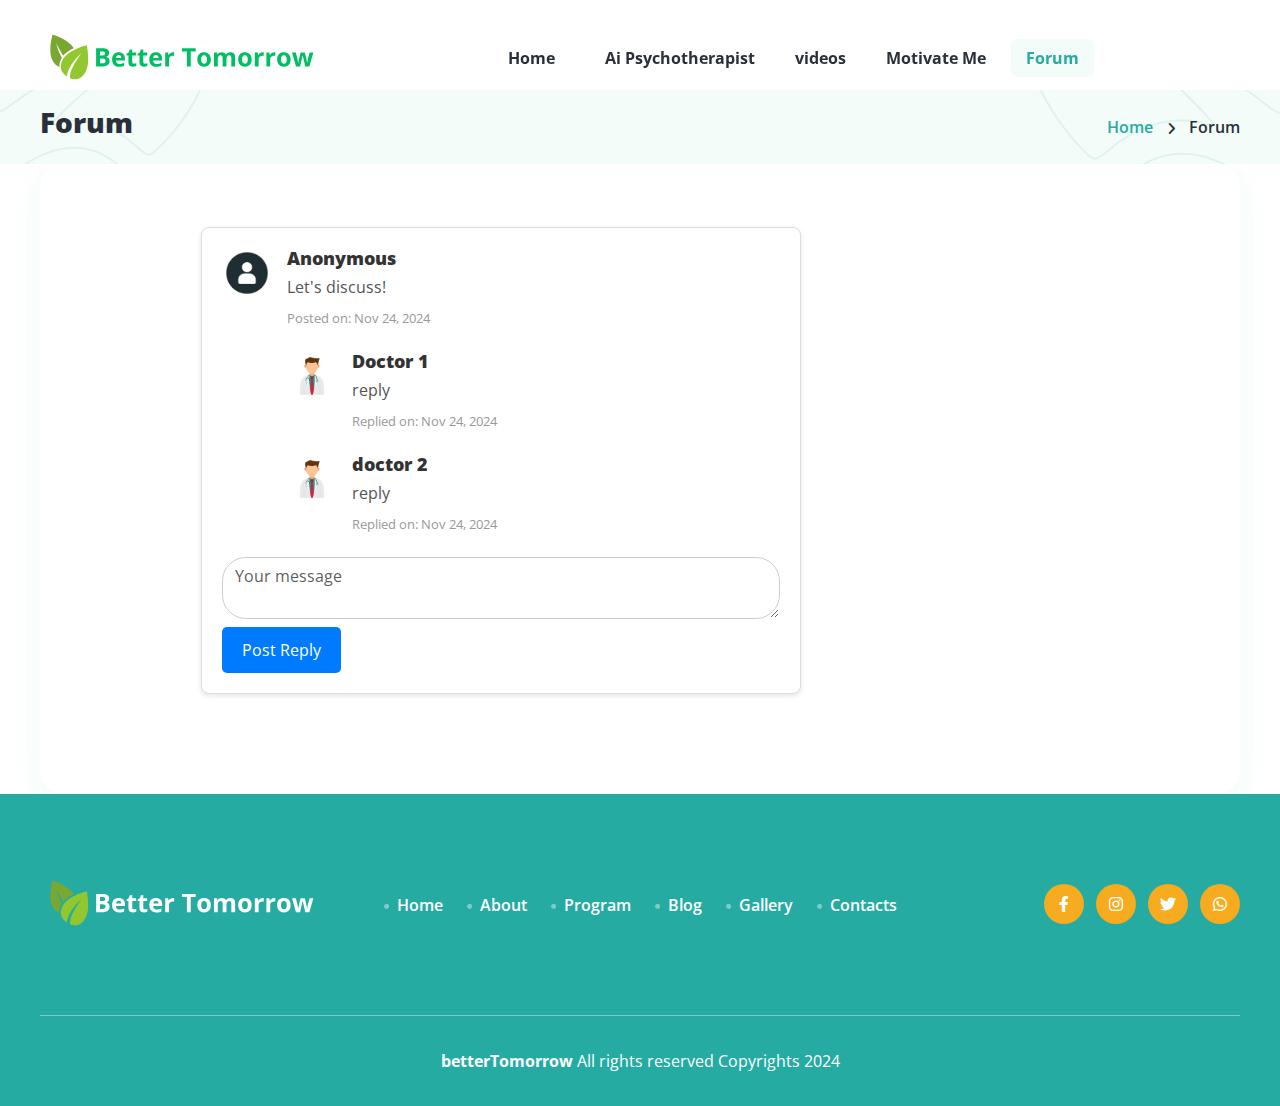
<file: forum.html>
<!doctype html>
<html lang="en">

  <head>

    <meta charset="utf-8">
    <meta name="viewport" content="width=device-width, initial-scale=1, shrink-to-fit=no">
    <meta http-equiv="x-ua-compatible" content="ie=edge">

    <title>Post a new Threads – </title>
    <link rel="shortcut icon" href="assets/images/site_logo/favourite_icon.svg">

    <!-- Fraimwork - CSS Include -->
    <link rel="stylesheet" type="text/css" href="assets/css/bootstrap.min.css">

    <!-- Icon Font - CSS Include -->
    <link rel="stylesheet" type="text/css" href="assets/css/fontawesome.min.css">

    <!-- Animation - CSS Include -->
    <link rel="stylesheet" type="text/css" href="assets/css/animate.min.css">

    <!-- Cursor - CSS Include -->
    <link rel="stylesheet" type="text/css" href="assets/css/cursor.min.css">
    <style>
      .thread {
            max-width: 600px;
            margin: auto;
            background-color: #fff;
            border: 1px solid #ddd;
            border-radius: 8px;
            box-shadow: 0 2px 5px rgba(0, 0, 0, 0.1);
            padding: 20px;
        }
        .post, .reply {
            display: flex;
            align-items: flex-start;
            margin-bottom: 20px;
        }
        .avatar {
            width: 50px;
            height: 50px;
            border-radius: 50%;
            overflow: hidden;
            margin-right: 15px;
        }
        .avatar img {
            width: 100%;
            height: 100%;
            object-fit: cover;
        }
        .content {
            flex-grow: 1;
        }
        .content h4 {
            margin: 0;
            font-size: 1.1em;
            color: #333;
        }
        .content p {
            margin: 5px 0;
            color: #555;
        }
        .timestamp {
            font-size: 0.8em;
            color: #999;
        }
        .replies {
            margin-left: 65px;
        }
        .add-reply button {
            background-color: #007bff;
            color: #fff;
            border: none;
            padding: 10px 20px;
            font-size: 1em;
            border-radius: 5px;
            cursor: pointer;
        }
        .add-reply button:hover {
            background-color: #0056b3;
        }
    </style>

    <!-- Carousel - CSS Include -->
    <link rel="stylesheet" type="text/css" href="assets/css/slick.min.css">
    <link rel="stylesheet" type="text/css" href="assets/css/slick-theme.min.css">

    <!-- Video & Image Popup - CSS Include -->
    <link rel="stylesheet" type="text/css" href="assets/css/magnific-popup.min.css">

    <!-- Counter - CSS Include -->
    <link rel="stylesheet" type="text/css" href="assets/css/odometer.min.css">

    <!-- Custom - CSS Include -->
    <link rel="stylesheet" type="text/css" href="assets/css/style.css">

  </head>


  <body>

    <!-- Body Wrap - Start -->
    <div class="page_wrapper">

      <!-- Back To Top - Start -->
      <div class="backtotop">
        <a href="#" class="scroll">
          <i class="fa-solid fa-arrow-up"></i>
        </a>
      </div>
      <!-- Back To Top - End -->

      <!-- Site Header - Start
      ================================================== -->
      <header class="site_header">
        <div class="container">
          <div class="row align-items-center">
            <div class="col-lg-3 col-5">
              <div class="site_logo">
                <a class="site_link" href="index.html">
                  <img src="assets/images/site_logo/logo.svg" alt="Site Logo – Better Tommorow – ">
                </a>
              </div>
            </div>
            <div class="col-lg-9 col-2">
              <nav class="main_menu navbar navbar-expand-lg">
                <div class="main_menu_inner collapse navbar-collapse justify-content-center" id="main_menu_dropdown">
                  <ul class="main_menu_list unordered_list">
                    <li >
                      <a class="nav-link" href="index.html">Home</a>
                    </li>
                    <li>
                    </li>
                    <li >
                      <a class="nav-link" href="virtual_assistant.html">Ai Psychotherapist</a>
                    </li>
                    <li >
                      <a class="nav-link" href="videos.html">videos</a>
                    </li>
                    <li >
                      <a class="nav-link" href="motivation.html">Motivate Me</a>
                    </li>
                    <li class="active">
                      <a class="nav-link" href="forum.html">Forum</a>
                    </li>
                  </ul>
                </div>
              </nav>
            </div>
          </div>
        </div>
      </header>
      <!-- Site Header - End
      ================================================== -->

      <!-- Main Body - Start
      ================================================== -->
      <main class="page_content">

        <!-- Page Banner - Start
        ================================================== -->
        <section class="page_banner decoration_wrapper p-3">
          <div class="container">
            <div class="row align-items-center">
              <div class="col-lg-6">
                <h3 class="">Forum</h3>
              </div>
              <div class="col-lg-6">
                <ul class="breadcrumb_nav unordered_list justify-content-lg-end justify-content-center">
                  <li><a href="index.html">Home</a></li>
                  <li>Forum</li>
                </ul>
              </div>
            </div>
          </div>
          <div class="decoration_item shape_leaf_1">
            <img src="assets/images/shapes/shape_leaf_left.svg" alt="Shape Leaf - Better Tomorrow - ">
          </div>
          <div class="decoration_item shape_leaf_2">
            <img src="assets/images/shapes/shape_leaf_right.svg" alt="Shape Leaf - Better Tomorrow - ">
          </div>
        </section>
        <!-- Page Banner - End
        ================================================== -->

        <!-- Contact Section - Start
        ================================================== -->
        <section class="contact_section section_space_lg" style="padding: 0%;">
          <div class="container">
            <div class="conatiner_box" style="padding-top: 2%;" >
              <div class="section_heading mb-4">
                <div class="row justify-content-lg-between">
                  <div class="col-lg-6">
                  </div>
                  <div class="col-lg-6">
                    <p class="section_heading_description mb-0 ps-lg-4">
                    </p>
                  </div>
                </div>
              </div>

              <div class="row justify-content-lg-between">
                <div class="col-lg-9 mb-lg-0 mb-4">
                  <div class="row">          
                    <div class="col-12">
                      <div class="thread">
                        <!-- Original Post -->
                        <div class="post">
                            <div class="avatar">
                                <img src="assets/images/user.png" alt="User Avatar">
                            </div>
                            <div class="content">
                                <h4>Anonymous</h4>
                                <p>Let's discuss!</p>
                                <div class="timestamp">Posted on: Nov 24, 2024</div>
                            </div>
                        </div>
                    
                        <!-- Replies -->
                        <div class="replies">
                            <div class="reply">
                                <div class="avatar">
                                    <img src="assets/images/doctor1.png" alt="Reply Avatar 1">
                                </div>
                                <div class="content">
                                    <h4>Doctor 1</h4>
                                    <p>reply</p>
                                    <div class="timestamp">Replied on: Nov 24, 2024</div>
                                </div>
                            </div>
                            <div class="reply">
                                <div class="avatar">
                                    <img src="assets/images/doctor1.png" alt="Reply Avatar 2">
                                </div>
                                <div class="content">
                                    <h4>doctor 2</h4>
                                    <p>reply</p>
                                    <div class="timestamp">Replied on: Nov 24, 2024</div>
                                </div>
                            </div>
                        </div>
                          <!-- Add a Reply -->
    <div class="add-reply">
      <textarea id="input_message" class="form-control" name="comment" placeholder="Your message"></textarea>
      <button class="mt-2">Post Reply</button>
  </div>
                    </div>
                    </div>
                  </div>
                </div>
              </div>
              
            </div>
          </div>
        </section>
        <!-- Contact Section - End
        ================================================== -->

        <!-- Google Map - Start
        ================================================== -->
        <!-- Google Map - End
        ================================================== -->

      </main>
      <!-- Main Body - End
      ================================================== -->

      <!-- Site Footer - Start
      ================================================== -->
      <footer class="site_footer bg_primary">
        <div class="container">
          <div class="site_footer_content">
            <div class="row align-items-center">
              <div class="col-lg-3">
                <div class="site_logo">
                  <a class="site_link" href="index.html">
                    <img src="assets/images/site_logo/logo-white.svg" alt="Site Logo – Better Tomorrow – ">
                  </a>
                </div>
              </div>
              <div class="col-lg-6">
                <ul class="info_list unordered_list justify-content-center">
                  <li>
                    <a href="index.html">
                      <span class="info_icon">
                        <i class="fa-solid fa-circle"></i>
                      </span>
                      <span class="info_text">Home</span>
                    </a>
                  </li>
                  <li>
                    <a href="about.html">
                      <span class="info_icon">
                        <i class="fa-solid fa-circle"></i>
                      </span>
                      <span class="info_text">About</span>
                    </a>
                  </li>
                  <li>
                    <a href="service.html">
                      <span class="info_icon">
                        <i class="fa-solid fa-circle"></i>
                      </span>
                      <span class="info_text">Program</span>
                    </a>
                  </li>
                  <li>
                    <a href="blog.html">
                      <span class="info_icon">
                        <i class="fa-solid fa-circle"></i>
                      </span>
                      <span class="info_text">Blog</span>
                    </a>
                  </li>
                  <li>
                    <a href="gallery.html">
                      <span class="info_icon">
                        <i class="fa-solid fa-circle"></i>
                      </span>
                      <span class="info_text">Gallery</span>
                    </a>
                  </li>
                  <li>
                    <a href="contact.html">
                      <span class="info_icon">
                        <i class="fa-solid fa-circle"></i>
                      </span>
                      <span class="info_text">Contacts</span>
                    </a>
                  </li>
                </ul>
              </div>
              <div class="col-lg-3">
                <ul class="social_links unordered_list justify-content-center justify-content-lg-end">
                  <li><a href="#!"><i class="fa-brands fa-facebook-f"></i></a></li>
                  <li><a href="#!"><i class="fa-brands fa-instagram"></i></a></li>
                  <li><a href="#!"><i class="fa-brands fa-twitter"></i></a></li>
                  <li><a href="#!"><i class="fa-brands fa-whatsapp"></i></a></li>
                </ul>
              </div>
            </div>
          </div>
          <div class="copyright_widget text-center">
            <p class="copyright_text m-0"> <b>betterTomorrow</b>  All rights reserved Copyrights 2024</p>
          </div>
        </div>
      </footer>
      <!-- Site Footer - End
      ================================================== -->

    </div>
    <!-- Body Wrap - End -->

    <!-- Fraimwork - Jquery Include -->
    <script src="assets/js/jquery.min.js"></script>
    <script src="assets/js/popper.min.js"></script>
    <script src="assets/js/bootstrap.min.js"></script>
    <script src="assets/js/bootstrap-dropdown-ml-hack.min.js"></script>

    <!-- animation - jquery include -->
    <script src="assets/js/cursor.min.js"></script>

    <!-- Carousel - Jquery Include -->
    <script src="assets/js/slick.min.js"></script>

    <!-- Video & Image Popup - Jquery Include -->
    <script src="assets/js/magnific-popup.min.js"></script>
    
    <!-- Counter - Jquery Include -->
    <script src="assets/js/appear.min.js"></script>
    <script src="assets/js/odometer.min.js"></script>

    <!-- Custom - Jquery Include -->
    <script src="assets/js/main.js"></script>

  </body>
</html>
</file>
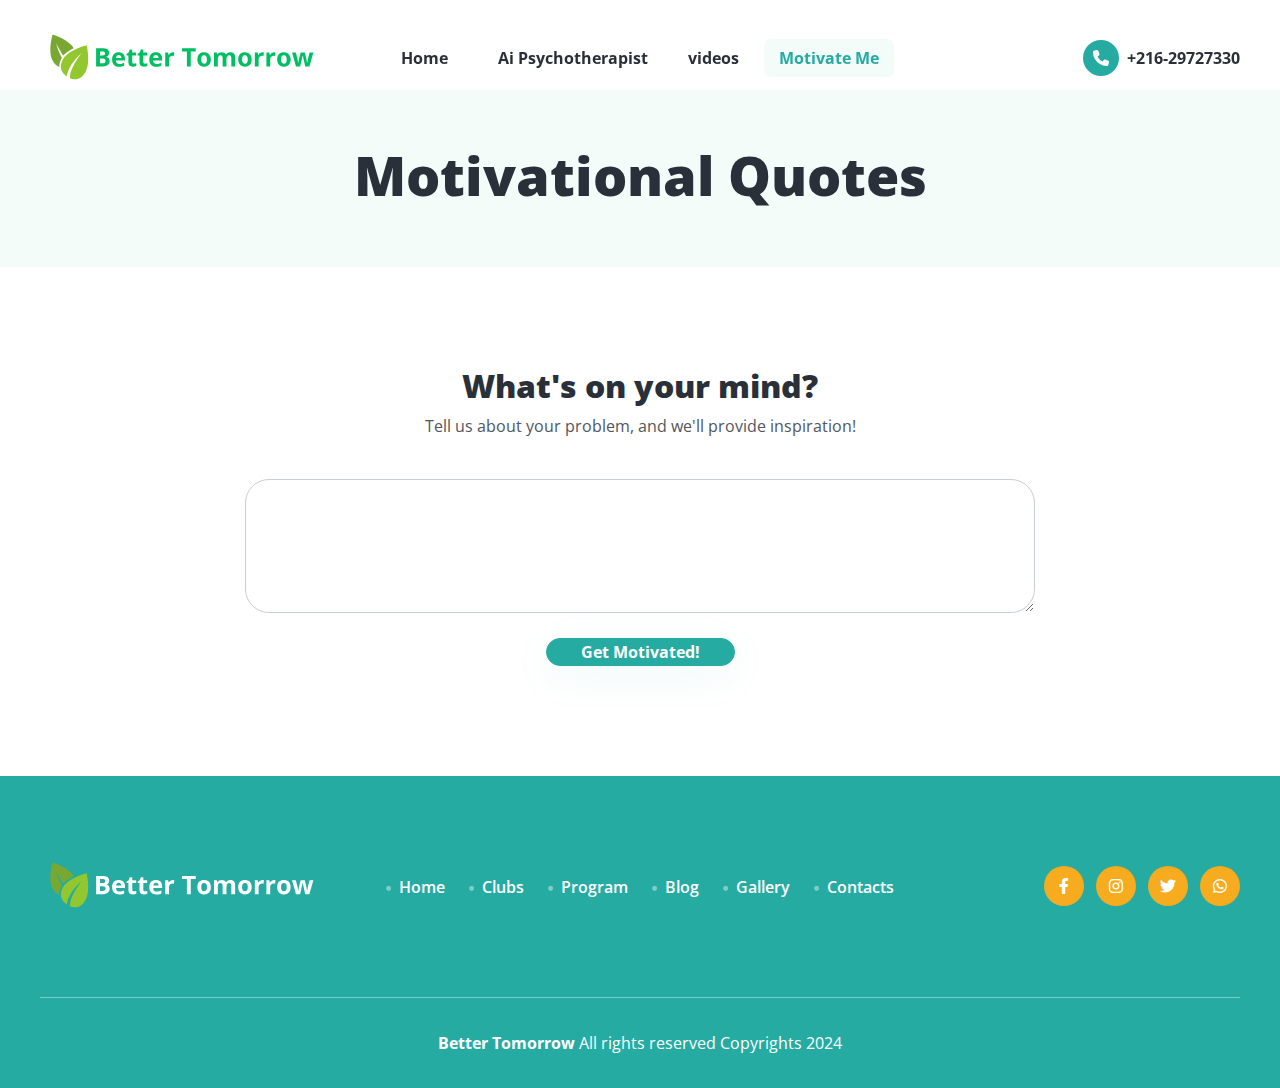
<file: motivation.html>
<!doctype html>
<html lang="en">

<head>
  <!-- Include the provided head section -->
  <meta charset="utf-8">
  <meta name="viewport" content="width=device-width, initial-scale=1, shrink-to-fit=no">
  <meta http-equiv="x-ua-compatible" content="ie=edge">

  <title>Motivational Quotes</title>
  <link rel="shortcut icon" href="assets/images/site_logo/favourite_icon.svg">

  <!-- Fraimwork - CSS Include -->
  <link rel="stylesheet" type="text/css" href="assets/css/bootstrap.min.css">
  <link rel="stylesheet" type="text/css" href="assets/css/fontawesome.min.css">
  <link rel="stylesheet" type="text/css" href="assets/css/animate.min.css">
  <link rel="stylesheet" type="text/css" href="assets/css/cursor.min.css">
  <link rel="stylesheet" type="text/css" href="assets/css/slick.min.css">
  <link rel="stylesheet" type="text/css" href="assets/css/slick-theme.min.css">
  <link rel="stylesheet" type="text/css" href="assets/css/magnific-popup.min.css">
  <link rel="stylesheet" type="text/css" href="assets/css/odometer.min.css">
  <link rel="stylesheet" type="text/css" href="assets/css/style.css">
</head>

<body>
  <!-- Body Wrap - Start -->
  <div class="page_wrapper">

    <!-- Include Header -->
    
    <header class="site_header">
      <div class="container">
        <div class="row align-items-center">
          <div class="col-lg-3 col-5">
            <div class="site_logo">
              <a class="site_link" href="index.html">
                <img src="assets/images/site_logo/logo.svg" alt="Site Logo – Better Tommorow – ">
              </a>
            </div>
          </div>
          <div class="col-lg-6 col-2">
            <nav class="main_menu navbar navbar-expand-lg">
              <div class="main_menu_inner collapse navbar-collapse justify-content-center" id="main_menu_dropdown">
                <ul class="main_menu_list unordered_list">
                  <li >
                    <a class="nav-link" href="index.html">Home</a>
                  </li>
                  <li>
                  </li>
                  <li >
                    <a class="nav-link" href="virtual_assistant.html">Ai Psychotherapist</a>
                  </li>
                  <li >
                    <a class="nav-link" href="videos.html">videos</a>
                  </li>
                  <li class="active">
                    <a class="nav-link" href="motivation.html">Motivate Me</a>
                  </li>
                </ul>
              </div>
            </nav>
          </div>
          <div class="col-lg-3 col-5">
            <ul class="header_btns_group unordered_list justify-content-end">
              <li>
                <button class="mobile_menu_btn" type="button" data-bs-toggle="collapse" data-bs-target="#main_menu_dropdown" aria-expanded="false" aria-label="Toggle navigation">
                  <i class="far fa-bars"></i>
                </button>
              </li>
              <li>
                <a class="btn_hotline" href="tel:+8801680636189">
                  <span class="btn_icon">
                    <i class="fa-solid fa-phone"></i>
                  </span>
                  <span class="btn_text">+216-29727330</span>
                </a>
              </li>
            </ul>
          </div>
        </div>
      </div>
    </header>
     

    <!-- Main Content -->
    <main class="page_content">
      <!-- Page Banner -->
      <section class="page_banner decoration_wrapper">
        <div class="container">
          <h1 class="page_title mb-0 text-center">Motivational Quotes</h1>
        </div>
      </section>

      <!-- Input Section -->
      <section class="motivation_input_section section_space_lg">
        <div class="container">
          <div class="section_heading text-center">
            <h2>What's on your mind?</h2>
            <p>Tell us about your problem, and we'll provide inspiration!</p>
          </div>

          <form id="motivationForm" class="motivation_form">
            <div class="row justify-content-center">
              <div class="col-lg-8 col-md-10">
                <textarea 
                  id="problemInput" 
                  class="form-control mb-4" 
                  rows="5" 
                  placeholder="Describe your psychological issue or concern here..."
                  required>
                </textarea>
                <div class="text-center">
                  <button type="submit" class="btn btn-primary">
                    Get Motivated!
                  </button>
                </div>
              </div>
            </div>
          </form>
        </div>
      </section>

      <!-- Quote and Figure Section -->
      <section id="resultSection" class="motivation_result_section section_space_lg" style="display: none;">
        <div class="container">
          <div class="section_heading text-center">
            <h2>Your Motivation</h2>
            <p id="motivationQuote" class="motivation_quote mt-4">
              <!-- Quote will appear here -->
            </p>
            <div id="relatedFigure" class="motivation_figure mt-3">
              <!-- Story and Wikipedia link will appear here -->
            </div>
          </div>
        </div>
      </section>
    </main>

    <!-- Include Footer -->
    
        <footer class="site_footer bg_primary">
            <div class="container">
              <div class="site_footer_content">
                <div class="row align-items-center">
                  <div class="col-lg-3">
                    <div class="site_logo">
                      <a class="site_link" href="index.html">
                        <img src="assets/images/site_logo/site_logo_white.svg" alt="Site Logo – Better Tomorrow – ">
                      </a>
                    </div>
                  </div>
                  <div class="col-lg-6">
                    <ul class="info_list unordered_list justify-content-center">
                      <li>
                        <a href="index.html">
                          <span class="info_icon">
                            <i class="fa-solid fa-circle"></i>
                          </span>
                          <span class="info_text">Home</span>
                        </a>
                      </li>
                      <li>
                        <a href="Clubs.html">
                          <span class="info_icon">
                            <i class="fa-solid fa-circle"></i>
                          </span>
                          <span class="info_text">Clubs</span>
                        </a>
                      </li>
                      <li>
                        <a href="service.html">
                          <span class="info_icon">
                            <i class="fa-solid fa-circle"></i>
                          </span>
                          <span class="info_text">Program</span>
                        </a>
                      </li>
                      <li>
                        <a href="blog.html">
                          <span class="info_icon">
                            <i class="fa-solid fa-circle"></i>
                          </span>
                          <span class="info_text">Blog</span>
                        </a>
                      </li>
                      <li>
                        <a href="gallery.html">
                          <span class="info_icon">
                            <i class="fa-solid fa-circle"></i>
                          </span>
                          <span class="info_text">Gallery</span>
                        </a>
                      </li>
                      <li>
                        <a href="contact.html">
                          <span class="info_icon">
                            <i class="fa-solid fa-circle"></i>
                          </span>
                          <span class="info_text">Contacts</span>
                        </a>
                      </li>
                    </ul>
                  </div>
                  <div class="col-lg-3">
                    <ul class="social_links unordered_list justify-content-center justify-content-lg-end">
                      <li><a href="#!"><i class="fa-brands fa-facebook-f"></i></a></li>
                      <li><a href="#!"><i class="fa-brands fa-instagram"></i></a></li>
                      <li><a href="#!"><i class="fa-brands fa-twitter"></i></a></li>
                      <li><a href="#!"><i class="fa-brands fa-whatsapp"></i></a></li>
                    </ul>
                  </div>
                </div>
              </div>
              <div class="copyright_widget text-center">
                <p class="copyright_text m-0"> <b>Better Tomorrow</b>  All rights reserved Copyrights 2024</p>
              </div>
            </div>
          
    </footer>
  </div>
  <!-- Body Wrap - End -->

  <!-- Include JavaScript -->
  <script src="assets/js/jquery.min.js"></script>
  <script src="assets/js/popper.min.js"></script>
  <script src="assets/js/bootstrap.min.js"></script>
  <script src="assets/js/bootstrap-dropdown-ml-hack.min.js"></script>
  <script src="assets/js/cursor.min.js"></script>
  <script src="assets/js/slick.min.js"></script>
  <script src="assets/js/magnific-popup.min.js"></script>
  <script src="assets/js/appear.min.js"></script>
  <script src="assets/js/odometer.min.js"></script>
  <script src="assets/js/main.js"></script>

  <!-- Custom Script -->
  <script>
    const motivationData = {
  "depression": {
    "quote": "Out of the mountain of despair, a stone of hope.",
    "sayer": "Martin Luther King Jr.",
    "figure": {
      "name": "Martin Luther King Jr.",
      "story": "Martin Luther King Jr. struggled with depression but became a symbol of hope and justice.",
      "wikiLink": "https://en.wikipedia.org/wiki/Martin_Luther_King_Jr."
    }
  },
  "failure": {
    "quote": "Success is not final, failure is not fatal: It is the courage to continue that counts.",
    "sayer": "Winston Churchill",
    "figure": {
      "name": "Winston Churchill",
      "story": "Winston Churchill faced numerous failures before leading Britain to victory in World War II.",
      "wikiLink": "https://en.wikipedia.org/wiki/Winston_Churchill"
    }
  },
  "loneliness": {
    "quote": "The strongest man in the world is he who stands most alone.",
    "sayer": "Henrik Ibsen",
    "figure": {
      "name": "Nikola Tesla",
      "story": "Nikola Tesla, often lonely, changed the world with his innovations.",
      "wikiLink": "https://en.wikipedia.org/wiki/Nikola_Tesla"
    }
  }
};

document.getElementById("motivationForm").addEventListener("submit", function (e) {
  e.preventDefault();

  const userProblem = document.getElementById("problemInput").value.toLowerCase();
  const resultSection = document.getElementById("resultSection");
  const motivationQuote = document.getElementById("motivationQuote");
  const relatedFigure = document.getElementById("relatedFigure");

  // Determine the motivation based on the input
  let match = null;
  for (const problem in motivationData) {
    if (userProblem.includes(problem)) {
      match = motivationData[problem];
      break;
    }
  }

  if (match) {
    motivationQuote.innerHTML = `<strong>"${match.quote}"</strong><br> – ${match.sayer}`;
    relatedFigure.innerHTML = `
      <p>${match.figure.story}</p>
      <p>Learn more about <a href="${match.figure.wikiLink}" target="_blank">${match.figure.name}</a>.</p>`;
  } else {
    motivationQuote.textContent = "Your unique challenges can be overcome! Stay resilient!";
    relatedFigure.textContent = "Many individuals have faced adversity and risen above it.";
  }

  resultSection.style.display = "block";
});
  </script>
</body>
</html>
</file>
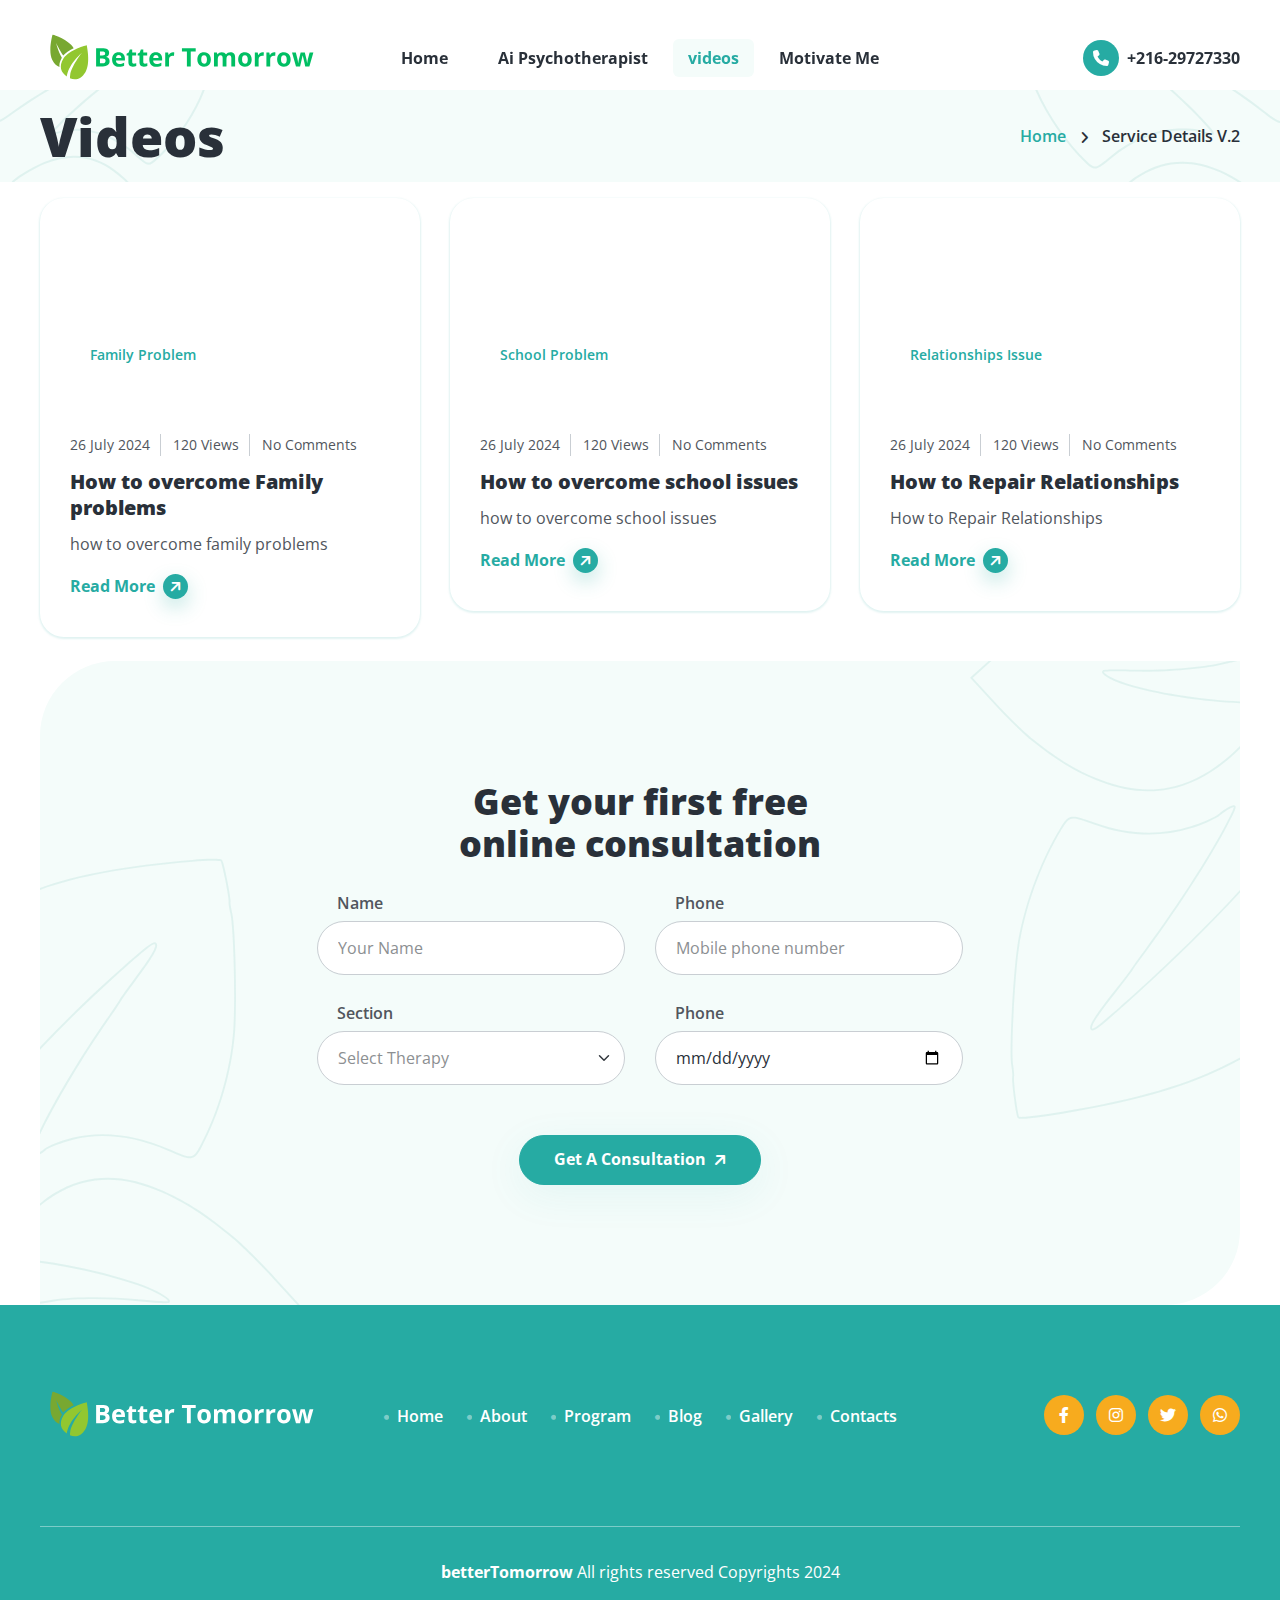
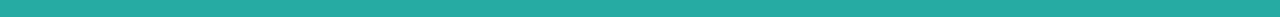
<file: videos.html>
<!doctype html>
<html lang="en">

  <head>

    <meta charset="utf-8">
    <meta name="viewport" content="width=device-width, initial-scale=1, shrink-to-fit=no">
    <meta http-equiv="x-ua-compatible" content="ie=edge">

    <title>Service Details V.2 - Better Tomorrow – </title>
    <link rel="shortcut icon" href="assets/images/site_logo/favourite_icon.svg">

    <!-- Fraimwork - CSS Include -->
    <link rel="stylesheet" type="text/css" href="assets/css/bootstrap.min.css">

    <!-- Icon Font - CSS Include -->
    <link rel="stylesheet" type="text/css" href="assets/css/fontawesome.min.css">

    <!-- Animation - CSS Include -->
    <link rel="stylesheet" type="text/css" href="assets/css/animate.min.css">

    <!-- Cursor - CSS Include -->
    <link rel="stylesheet" type="text/css" href="assets/css/cursor.min.css">

    <!-- Carousel - CSS Include -->
    <link rel="stylesheet" type="text/css" href="assets/css/slick.min.css">
    <link rel="stylesheet" type="text/css" href="assets/css/slick-theme.min.css">

    <!-- Video & Image Popup - CSS Include -->
    <link rel="stylesheet" type="text/css" href="assets/css/magnific-popup.min.css">

    <!-- Counter - CSS Include -->
    <link rel="stylesheet" type="text/css" href="assets/css/odometer.min.css">

    <!-- Custom - CSS Include -->
    <link rel="stylesheet" type="text/css" href="assets/css/style.css">

  </head>


  <body>

    <!-- Body Wrap - Start -->
    <div class="page_wrapper">

      <!-- Back To Top - Start -->
      <div class="backtotop">
        <a href="#" class="scroll">
          <i class="fa-solid fa-arrow-up"></i>
        </a>
      </div>
      <!-- Back To Top - End -->

      <!-- Site Header - Start
      ================================================== -->
      <header class="site_header">
        <div class="container">
          <div class="row align-items-center">
            <div class="col-lg-3 col-5">
              <div class="site_logo">
                <a class="site_link" href="index.html">
                  <img src="assets/images/site_logo/logo.svg" alt="Site Logo – Better Tommorow – ">
                </a>
              </div>
            </div>
            <div class="col-lg-6 col-2">
              <nav class="main_menu navbar navbar-expand-lg">
                <div class="main_menu_inner collapse navbar-collapse justify-content-center" id="main_menu_dropdown">
                  <ul class="main_menu_list unordered_list">
                    <li >
                      <a class="nav-link" href="index.html">Home</a>
                    </li>
                    <li>
                    </li>
                    <li >
                      <a class="nav-link" href="virtual_assistant.html">Ai Psychotherapist</a>
                    </li>
                    <li class="active">
                      <a class="nav-link" href="videos.html">videos</a>
                    </li>
                    <li >
                      <a class="nav-link" href="motivation.html">Motivate Me</a>
                    </li>
                  </ul>
                </div>
              </nav>
            </div>
            <div class="col-lg-3 col-5">
              <ul class="header_btns_group unordered_list justify-content-end">
                <li>
                  <button class="mobile_menu_btn" type="button" data-bs-toggle="collapse" data-bs-target="#main_menu_dropdown" aria-expanded="false" aria-label="Toggle navigation">
                    <i class="far fa-bars"></i>
                  </button>
                </li>
                <li>
                  <a class="btn_hotline" href="tel:+8801680636189">
                    <span class="btn_icon">
                      <i class="fa-solid fa-phone"></i>
                    </span>
                    <span class="btn_text">+216-29727330</span>
                  </a>
                </li>
              </ul>
            </div>
          </div>
        </div>
      </header>
      <!-- Site Header - End
      ================================================== -->

      <!-- Main Body - Start
      ================================================== -->
      <main class="page_content">

        <!-- Page Banner - Start
        ================================================== -->
        <section class="page_banner decoration_wrapper p-3">
          <div class="container">
            <div class="row align-items-center">
              <div class="col-lg-6">
                <h1 class="page_title mb-0">Videos</h1>
              </div>
              <div class="col-lg-6">
                <ul class="breadcrumb_nav unordered_list justify-content-lg-end justify-content-center">
                  <li><a href="index.html">Home</a></li>
                  <li>Service Details V.2</li>
                </ul>
              </div>
            </div>
          </div>
          <div class="decoration_item shape_leaf_1">
            <img src="assets/images/shapes/shape_leaf_left.svg" alt="Shape Leaf - Better Tomorrow - ">
          </div>
          <div class="decoration_item shape_leaf_2">
            <img src="assets/images/shapes/shape_leaf_right.svg" alt="Shape Leaf - Better Tomorrow - ">
          </div>
        </section>
        <!-- Page Banner - End
        ================================================== -->

        <!-- Service Details Section - Start
        ================================================== -->
        <section class="blog_section section_space_lg pt-3 pb-3">
          <div class="container">

            <div class="row justify-content-center">
              <div class="col-lg-4 col-md-6 col-sm-6">
                <div class="blog_item">
                  <div class="blog_image">
                    <a class="blog_image_wrap" href="blog_details.html">
                      <iframe width="450" height="200" src="https://www.youtube.com/embed/E-gAuNDWuvA" title="5 ways to handle family issues for better mental health" frameborder="0" allow="accelerometer; autoplay; clipboard-write; encrypted-media; gyroscope; picture-in-picture; web-share" referrerpolicy="strict-origin-when-cross-origin" allowfullscreen></iframe>                    </a>
                  </div>
                  <div class="blog_content">
                    <ul class="post_category unordered_list">
                      <li><a href="#!">Family Problem</a></li>
                    </ul>
                    <ul class="post_meta unordered_list">
                      <li>26 July 2024</li>
                      <li><a href="#!">120 Views</a></li>
                      <li><a href="#!">No Comments</a></li>
                    </ul>
                    <h3 class="item_title">
                      <a href="blog_details.html">
                        How to overcome Family problems
                      </a>
                    </h3>
                    <p>
how to overcome family problems                    </p>
                    <a class="btn-link" href="#">
                      <span class="btn_text">Read More</span>
                      <span class="btn_icon"><i class="fa-solid fa-arrow-up-right"></i></span>
                    </a>
                  </div>
                </div>
              </div>
              <div class="col-lg-4 col-md-6 col-sm-6">
                <div class="blog_item">
                  <div class="blog_image">
                    <a class="blog_image_wrap" href="blog_details.html">
                      <iframe width="450" height="200" src="https://www.youtube.com/embed/eBz7iUJu9UM" title="How to overcome your mistakes" frameborder="0" allow="accelerometer; autoplay; clipboard-write; encrypted-media; gyroscope; picture-in-picture; web-share" referrerpolicy="strict-origin-when-cross-origin" allowfullscreen></iframe>                    </a>
                  </div>
                  <div class="blog_content">
                    <ul class="post_category unordered_list">
                      <li><a href="#!">School Problem</a></li>
                    </ul>
                    <ul class="post_meta unordered_list">
                      <li>26 July 2024</li>
                      <li><a href="#!">120 Views</a></li>
                      <li><a href="#!">No Comments</a></li>
                    </ul>
                    <h3 class="item_title">
                      <a href="blog_details.html">
                        How to overcome school issues
                      </a>
                    </h3>
                    <p>
how to overcome school issues                    </p>
                    <a class="btn-link" href="#">
                      <span class="btn_text">Read More</span>
                      <span class="btn_icon"><i class="fa-solid fa-arrow-up-right"></i></span>
                    </a>
                  </div>
                </div>
              </div>
              <div class="col-lg-4 col-md-6 col-sm-6">
                <div class="blog_item">
                  <div class="blog_image">
                    <a class="blog_image_wrap" href="blog_details.html">
                      <iframe width="450" height="200" src="https://www.youtube.com/embed/rgQvqi6aYD8" title="The Secret of Successful Relationships:  Rupture and Repair" frameborder="0" allow="accelerometer; autoplay; clipboard-write; encrypted-media; gyroscope; picture-in-picture; web-share" referrerpolicy="strict-origin-when-cross-origin" allowfullscreen></iframe>                    </a>
                  </div>
                  <div class="blog_content">
                    <ul class="post_category unordered_list">
                      <li><a href="#!">Relationships Issue</a></li>
                    </ul>
                    <ul class="post_meta unordered_list">
                      <li>26 July 2024</li>
                      <li><a href="#!">120 Views</a></li>
                      <li><a href="#!">No Comments</a></li>
                    </ul>
                    <h3 class="item_title">
                      <a href="blog_details.html">
                        How to Repair Relationships
                      </a>
                    </h3>
                    <p>
                      How to Repair Relationships
                    </p>
                    <a class="btn-link" href="#">
                      <span class="btn_text">Read More</span>
                      <span class="btn_icon"><i class="fa-solid fa-arrow-up-right"></i></span>
                    </a>
                  </div>
                </div>
              </div>
            </div>

            <div class="btn_wrap pb-0 text-center d-md-none d-block">
              <a class="btn btn-primary" href="blog.html">
                <span class="btn_text" data-text="Read More Articles">
                  Read More Articles
                </span>
                <span class="btn_icon">
                  <i class="fa-solid fa-arrow-up-right"></i>
                </span>
              </a>
            </div>
          </div>
        </section>
        <!-- Service Details Section - End
        ================================================== -->

        <!-- Service Section - Start
        ================================================== -->
        <!-- Service Section - End
        ================================================== -->

        <!-- Consultation Section - Start
        ================================================== -->
        <section class="consultation_section section_space_lg pb-0 pt-2">
          <div class="container">
            <div class="consultation_form bg_primary_light decoration_wrapper">
              <div class="section_heading text-center">
                <h2 class="section_heading_text mb-0">
                  <span class="d-md-block">Get your first free</span> online consultation 
                </h2>
              </div>
              <div class="row justify-content-center">
                <div class="col-lg-7">
                  <div class="row">
                    <div class="col-md-6">
                      <div class="form-group">
                        <label for="input_name">Name</label>
                        <input id="input_name" class="form-control" type="text" name="name" placeholder="Your Name">
                      </div>
                    </div>
                    <div class="col-md-6">
                      <div class="form-group">
                        <label for="input_phone">Phone</label>
                        <input id="input_phone" class="form-control" type="tel" name="phone" placeholder="Mobile phone number">
                      </div>
                    </div>
                    <div class="col-md-6">
                      <div class="form-group">
                        <label for="select_therapy">Section</label>
                        <select id="select_therapy" class="form-select" aria-label="Therapy Select Options">
                          <option selected>Select Therapy</option>
                          <option value="Therapy One">Therapy One</option>
                          <option value="Therapy Two">Therapy Two</option>
                          <option value="Therapy Three">Therapy Three</option>
                        </select>
                      </div>
                    </div>
                    <div class="col-md-6">
                      <div class="form-group">
                        <label for="input_calendar">Phone</label>
                        <input id="input_calendar" class="form-control" type="date" name="date">
                      </div>
                    </div>
                  </div>
                  <div class="btn_wrap pb-0 text-center">
                    <button type="submit" class="btn btn-primary">
                      <span class="btn_text" data-text="Get A Consultation">
                        Get A Consultation
                      </span>
                      <span class="btn_icon">
                        <i class="fa-solid fa-arrow-up-right"></i>
                      </span>
                    </button>
                  </div>
                </div>
              </div>
              <div class="decoration_item shape_leaf_1">
                <img src="assets/images/shapes/shape_leaf_right_top.svg" alt="Shape Leaf - Better Tomorrow - ">
              </div>
              <div class="decoration_item shape_leaf_2">
                <img src="assets/images/shapes/shape_leaf_left_bottom.svg" alt="Shape Leaf - Better Tomorrow - ">
              </div>
            </div>
          </div>
        </section>
        <!-- Consultation Section - End
        ================================================== -->

        <!-- Contact Section - Start
        ================================================== -->

        <!-- Contact Section - End
        ================================================== -->

      </main>
      <!-- Main Body - End
      ================================================== -->

      <!-- Site Footer - Start
      ================================================== -->
      <footer class="site_footer bg_primary">
        <div class="container">
          <div class="site_footer_content">
            <div class="row align-items-center">
              <div class="col-lg-3">
                <div class="site_logo">
                  <a class="site_link" href="index.html">
                    <img src="assets/images/site_logo/site_logo_white.svg" alt="Site Logo – Better Tomorrow – ">
                  </a>
                </div>
              </div>
              <div class="col-lg-6">
                <ul class="info_list unordered_list justify-content-center">
                  <li>
                    <a href="index.html">
                      <span class="info_icon">
                        <i class="fa-solid fa-circle"></i>
                      </span>
                      <span class="info_text">Home</span>
                    </a>
                  </li>
                  <li>
                    <a href="about.html">
                      <span class="info_icon">
                        <i class="fa-solid fa-circle"></i>
                      </span>
                      <span class="info_text">About</span>
                    </a>
                  </li>
                  <li>
                    <a href="service.html">
                      <span class="info_icon">
                        <i class="fa-solid fa-circle"></i>
                      </span>
                      <span class="info_text">Program</span>
                    </a>
                  </li>
                  <li>
                    <a href="blog.html">
                      <span class="info_icon">
                        <i class="fa-solid fa-circle"></i>
                      </span>
                      <span class="info_text">Blog</span>
                    </a>
                  </li>
                  <li>
                    <a href="gallery.html">
                      <span class="info_icon">
                        <i class="fa-solid fa-circle"></i>
                      </span>
                      <span class="info_text">Gallery</span>
                    </a>
                  </li>
                  <li>
                    <a href="contact.html">
                      <span class="info_icon">
                        <i class="fa-solid fa-circle"></i>
                      </span>
                      <span class="info_text">Contacts</span>
                    </a>
                  </li>
                </ul>
              </div>
              <div class="col-lg-3">
                <ul class="social_links unordered_list justify-content-center justify-content-lg-end">
                  <li><a href="#!"><i class="fa-brands fa-facebook-f"></i></a></li>
                  <li><a href="#!"><i class="fa-brands fa-instagram"></i></a></li>
                  <li><a href="#!"><i class="fa-brands fa-twitter"></i></a></li>
                  <li><a href="#!"><i class="fa-brands fa-whatsapp"></i></a></li>
                </ul>
              </div>
            </div>
          </div>
          <div class="copyright_widget text-center">
            <p class="copyright_text m-0"> <b>betterTomorrow</b>  All rights reserved Copyrights 2024</p>
          </div>
        </div>
      </footer>
      <!-- Site Footer - End
      ================================================== -->

    </div>
    <!-- Body Wrap - End -->

    <!-- Fraimwork - Jquery Include -->
    <script src="assets/js/jquery.min.js"></script>
    <script src="assets/js/popper.min.js"></script>
    <script src="assets/js/bootstrap.min.js"></script>
    <script src="assets/js/bootstrap-dropdown-ml-hack.min.js"></script>

    <!-- animation - jquery include -->
    <script src="assets/js/cursor.min.js"></script>

    <!-- Carousel - Jquery Include -->
    <script src="assets/js/slick.min.js"></script>

    <!-- Video & Image Popup - Jquery Include -->
    <script src="assets/js/magnific-popup.min.js"></script>
    
    <!-- Counter - Jquery Include -->
    <script src="assets/js/appear.min.js"></script>
    <script src="assets/js/odometer.min.js"></script>

    <!-- Custom - Jquery Include -->
    <script src="assets/js/main.js"></script>

  </body>
</html>
</file>
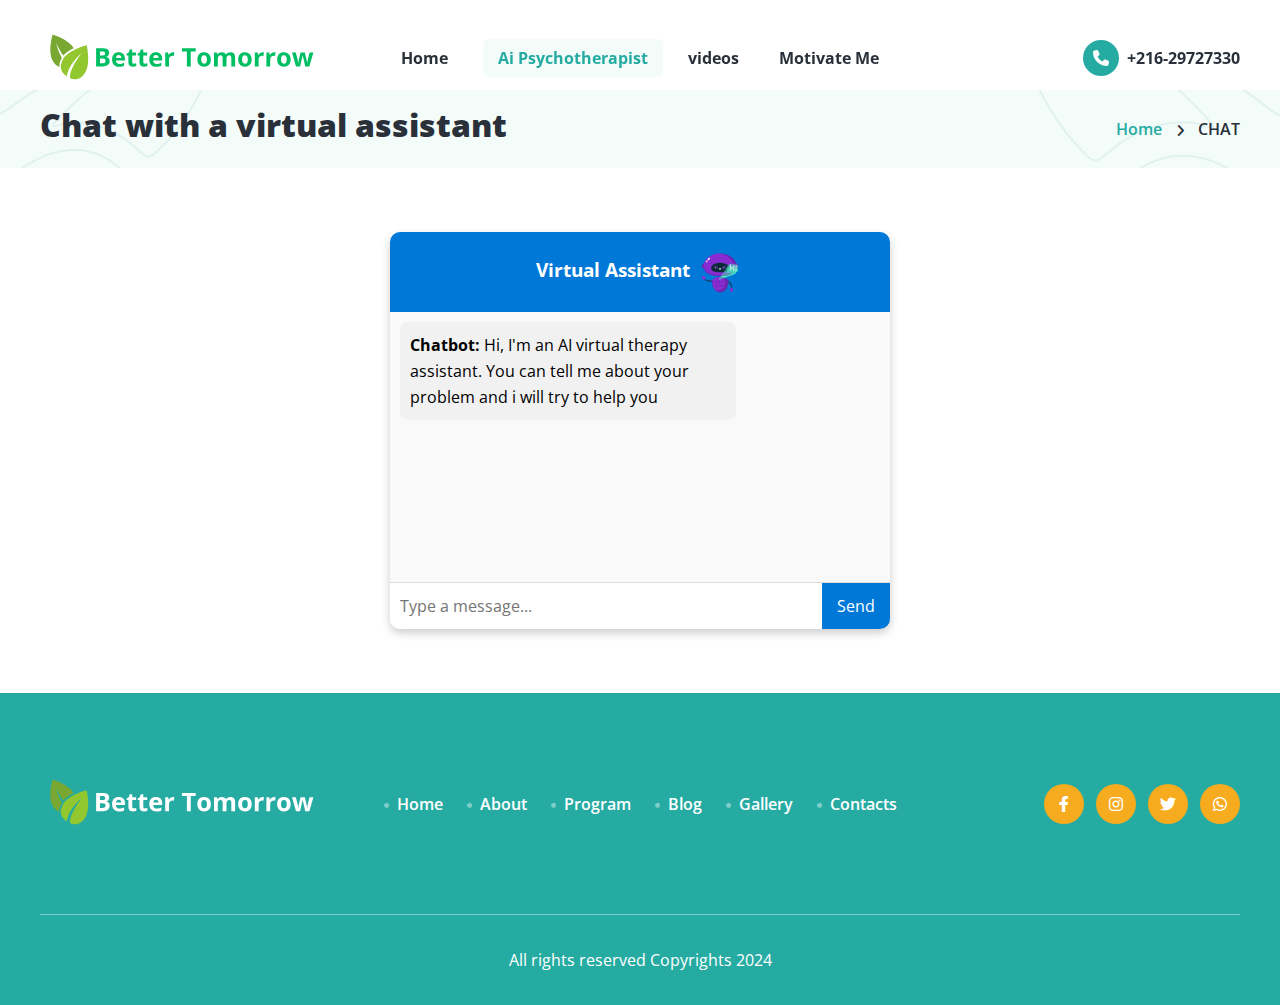
<file: virtual_assistant.html>
<!doctype html>
<html lang="en">

  <head>

    <meta charset="utf-8">
    <meta name="viewport" content="width=device-width, initial-scale=1, shrink-to-fit=no">
    <meta http-equiv="x-ua-compatible" content="ie=edge">

    <title>Chat - Better Tomorrow – </title>
    <link rel="shortcut icon" href="assets/images/site_logo/favourite_icon.svg">

    <!-- Fraimwork - CSS Include -->
    <link rel="stylesheet" type="text/css" href="assets/css/bootstrap.min.css">

    <!-- Icon Font - CSS Include -->
    <link rel="stylesheet" type="text/css" href="assets/css/fontawesome.min.css">

    <!-- Animation - CSS Include -->
    <link rel="stylesheet" type="text/css" href="assets/css/animate.min.css">

    <!-- Cursor - CSS Include -->
    <link rel="stylesheet" type="text/css" href="assets/css/cursor.min.css">

    <!-- Carousel - CSS Include -->
    <link rel="stylesheet" type="text/css" href="assets/css/slick.min.css">
    <link rel="stylesheet" type="text/css" href="assets/css/slick-theme.min.css">

    <!-- Video & Image Popup - CSS Include -->
    <link rel="stylesheet" type="text/css" href="assets/css/magnific-popup.min.css">

    <!-- Counter - CSS Include -->
    <link rel="stylesheet" type="text/css" href="assets/css/odometer.min.css">

    <!-- Custom - CSS Include -->
    <link rel="stylesheet" type="text/css" href="assets/css/style.css">

  </head>


  <body>

    <!-- Body Wrap - Start -->
    <div class="page_wrapper">

      <!-- Back To Top - Start -->
      <div class="backtotop">
        <a href="#" class="scroll">
          <i class="fa-solid fa-arrow-up"></i>
        </a>
      </div>
      <!-- Back To Top - End -->

      <!-- Site Header - Start
      ================================================== -->
      <header class="site_header">
        <div class="container">
          <div class="row align-items-center">
            <div class="col-lg-3 col-5">
              <div class="site_logo">
                <a class="site_link" href="index.html">
                  <img src="assets/images/site_logo/logo.svg" alt="Site Logo – Better Tommorow – ">
                </a>
              </div>
            </div>
            <div class="col-lg-6 col-2">
              <nav class="main_menu navbar navbar-expand-lg">
                <div class="main_menu_inner collapse navbar-collapse justify-content-center" id="main_menu_dropdown">
                  <ul class="main_menu_list unordered_list">
                    <li >
                      <a class="nav-link" href="index.html">Home</a>
                    </li>
                    <li>
                    </li>
                    <li class="active">
                      <a class="nav-link" href="virtual_assistant.html">Ai Psychotherapist</a>
                    </li>
                    <li >
                      <a class="nav-link" href="videos.html">videos</a>
                    </li>
                    <li >
                      <a class="nav-link" href="motivation.html">Motivate Me</a>
                    </li>
                  </ul>
                </div>
              </nav>
            </div>
            <div class="col-lg-3 col-5">
              <ul class="header_btns_group unordered_list justify-content-end">
                <li>
                  <button class="mobile_menu_btn" type="button" data-bs-toggle="collapse" data-bs-target="#main_menu_dropdown" aria-expanded="false" aria-label="Toggle navigation">
                    <i class="far fa-bars"></i>
                  </button>
                </li>
                <li>
                  <a class="btn_hotline" href="tel:+8801680636189">
                    <span class="btn_icon">
                      <i class="fa-solid fa-phone"></i>
                    </span>
                    <span class="btn_text">+216-29727330</span>
                  </a>
                </li>
              </ul>
            </div>
          </div>
        </div>
      </header>
      <!-- Site Header - End
      ================================================== -->

      <!-- Main Body - Start
      ================================================== -->
      <main class="page_content">

        <!-- Page Banner - Start
        ================================================== -->
        <section class="page_banner decoration_wrapper p-3">
          <div class="container">
            <div class="row align-items-center">
              <div class="col-lg-9">
                <h2 >Chat with a virtual assistant</h2>
              </div>
              <div class="col-lg-3">
                <ul class="breadcrumb_nav unordered_list justify-content-lg-end justify-content-center">
                  <li><a href="index.html">Home</a></li>
                  <li>CHAT</li>
                </ul>
              </div>
            </div>
          </div>
          <div class="decoration_item shape_leaf_1">
            <img src="assets/images/shapes/shape_leaf_left.svg" alt="Shape Leaf - Better Tomorrow - ">
          </div>
          <div padding class="decoration_item shape_leaf_2">
            <img src="assets/images/shapes/shape_leaf_right.svg" alt="Shape Leaf - Better Tomorrow - ">
          </div>
        </section>
        <div style="display: flex; justify-content: center; align-items: center; padding: 5%;">
          <div style="width: 500px; background: #ffffff; border-radius: 10px; box-shadow: 0 4px 10px rgba(0, 0, 0, 0.2); display: flex; flex-direction: column; overflow: hidden;">
            <div style="background: #0078D7; color: #fff; padding: 15px; text-align: center; font-size: 1.2em; font-weight: bold;">
              Virtual Assistant
              <img src="assets/images/bot.gif" width="50px" alt="Shape Leaf - Better Tomorrow - ">
            </div>
            <div id="chat-container" style=" padding: 10px; overflow-y: auto; background: #f9f9f9; height: 270px; max-height: 270px;"  >
              <div style="margin-bottom: 10px; padding: 10px; border-radius: 8px; max-width: 70%; color: rgb(0, 0, 0); background: rgb(241, 241, 241); align-self: flex-start; margin-right: auto;">
                <strong>Chatbot:</strong> Hi, I'm an AI virtual therapy assistant. You can tell me about your problem and i will try to help you
              </div>
            </div>
            <form id="chat-form" style="display: flex; border-top: 1px solid #ddd;">
              <input id="chat-input" type="text" placeholder="Type a message..." style="flex: 1; border: none; padding: 10px; font-size: 1em; outline: none;">
              <button type="submit" style="background: #0078D7; color: white; border: none; padding: 10px 15px; cursor: pointer; font-size: 1em;">Send</button>
            </form>
          </div>
        </div>
        
        <!-- Page Banner - End
        ================================================== -->

        <!-- FAQ Section - Start
        ================================================== -->
        
        <!-- FAQ Section - End
        ================================================== -->

        <!-- Contact Section - Start
        ================================================== -->
       
        <!-- Contact Section - End
        ================================================== -->

      </main>
      <!-- Main Body - End
      ================================================== -->

      <!-- Site Footer - Start
      ================================================== -->
      <footer class="site_footer bg_primary">
        <div class="container">
          <div class="site_footer_content">
            <div class="row align-items-center">
              <div class="col-lg-3">
                <div class="site_logo">
                  <a class="site_link" href="index.html">
                    <img src="assets/images/site_logo/logo-white.svg" alt="Site Logo – Better Tomorrow – ">
                  </a>
                </div>
              </div>
              <div class="col-lg-6">
                <ul class="info_list unordered_list justify-content-center">
                  <li>
                    <a href="index.html">
                      <span class="info_icon">
                        <i class="fa-solid fa-circle"></i>
                      </span>
                      <span class="info_text">Home</span>
                    </a>
                  </li>
                  <li>
                    <a href="about.html">
                      <span class="info_icon">
                        <i class="fa-solid fa-circle"></i>
                      </span>
                      <span class="info_text">About</span>
                    </a>
                  </li>
                  <li>
                    <a href="service.html">
                      <span class="info_icon">
                        <i class="fa-solid fa-circle"></i>
                      </span>
                      <span class="info_text">Program</span>
                    </a>
                  </li>
                  <li>
                    <a href="blog.html">
                      <span class="info_icon">
                        <i class="fa-solid fa-circle"></i>
                      </span>
                      <span class="info_text">Blog</span>
                    </a>
                  </li>
                  <li>
                    <a href="gallery.html">
                      <span class="info_icon">
                        <i class="fa-solid fa-circle"></i>
                      </span>
                      <span class="info_text">Gallery</span>
                    </a>
                  </li>
                  <li>
                    <a href="contact.html">
                      <span class="info_icon">
                        <i class="fa-solid fa-circle"></i>
                      </span>
                      <span class="info_text">Contacts</span>
                    </a>
                  </li>
                </ul>
              </div>
              <div class="col-lg-3">
                <ul class="social_links unordered_list justify-content-center justify-content-lg-end">
                  <li><a href="#!"><i class="fa-brands fa-facebook-f"></i></a></li>
                  <li><a href="#!"><i class="fa-brands fa-instagram"></i></a></li>
                  <li><a href="#!"><i class="fa-brands fa-twitter"></i></a></li>
                  <li><a href="#!"><i class="fa-brands fa-whatsapp"></i></a></li>
                </ul>
              </div>
            </div>
          </div>
          <div class="copyright_widget text-center">
            <p class="copyright_text m-0">All rights reserved Copyrights 2024</p>
          </div>
        </div>
      </footer>
      <!-- Site Footer - End
      ================================================== -->

    </div>
    <!-- Body Wrap - End -->

    <!-- Fraimwork - Jquery Include -->
    <script src="assets/js/jquery.min.js"></script>
    <script src="assets/js/popper.min.js"></script>
    <script src="assets/js/bootstrap.min.js"></script>
    <script src="assets/js/bootstrap-dropdown-ml-hack.min.js"></script>
    <script>
      const chatContainer = document.getElementById('chat-container');
      const chatForm = document.getElementById('chat-form');
      const chatInput = document.getElementById('chat-input');
      
      const HUGGING_FACE_API_URL = 'https://api-inference.huggingface.co/models/microsoft/Phi-3.5-mini-instruct/v1/chat/completions';
      const API_KEY = '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'; 
      
      // Event listener for the form submission
      chatForm.addEventListener('submit', function(e) {
        e.preventDefault();
        const userMessage = chatInput.value.trim();
        if (userMessage) {
          addMessage('You', userMessage, '#0078D7', '#fff');
          getChatbotResponse(userMessage);
          chatInput.value = '';
          chatContainer.scrollTop = chatContainer.scrollHeight;
        }
      });
    
      // Function to add messages to the chat container
      function addMessage(sender, text, bgColor, textColor) {
        const message = document.createElement('div');
        message.style.marginBottom = '10px';
        message.style.padding = '10px';
        message.style.borderRadius = '8px';
        message.style.maxWidth = '70%';
        message.style.color = textColor;
        message.style.background = bgColor;
    
        if (sender === 'You') {
          message.style.alignSelf = 'flex-end';
          message.style.marginLeft = 'auto';
        } else {
          message.style.alignSelf = 'flex-start';
          message.style.marginRight = 'auto';
        }
    
        message.innerHTML = `<strong>${sender}:</strong> ${text}`;
        chatContainer.appendChild(message);
      }
    
      // Function to get a response from the Phi-3.5-mini-instruct model
      async function getChatbotResponse(userMessage) {
        const response = await fetch(HUGGING_FACE_API_URL, {
          method: 'POST',
          headers: {
            'Authorization': `Bearer ${API_KEY}`,
            'Content-Type': 'application/json'
          },
          body: JSON.stringify({
            model: "microsoft/Phi-3.5-mini-instruct",
            messages: [
              {
                role: "user",
                content: userMessage
              }
            ],
            max_tokens: 500,
            stream: false
          })
        });
    
        if (response.ok) {
          const data = await response.json();
          const chatbotMessage = data.choices[0].message.content || 'Sorry, I didn’t quite get that.';
          addMessage('Chatbot', chatbotMessage, '#f1f1f1', '#000');
        } else {
          addMessage('Chatbot', 'Sorry, something went wrong. Please try again.', '#f1f1f1', '#000');
        }
      }
    </script>
    
    
    <!-- animation - jquery include -->
    <script src="assets/js/cursor.min.js"></script>

    <!-- Carousel - Jquery Include -->
    <script src="assets/js/slick.min.js"></script>

    <!-- Video & Image Popup - Jquery Include -->
    <script src="assets/js/magnific-popup.min.js"></script>
    
    <!-- Counter - Jquery Include -->
    <script src="assets/js/appear.min.js"></script>
    <script src="assets/js/odometer.min.js"></script>

    <!-- Custom - Jquery Include -->
    <script src="assets/js/main.js"></script>

  </body>
</html>
</file>
<file: assets/css/style.css>
@charset "UTF-8";
/* Table Of Content - start
================================================== */
/*
* Project Name   :  Better Tomorrow – 
* File           :  CSS Base
* Version        :  1.0.0
* Last change    :  19 August 2024, Saturday
* Author         :  Merkulove (https://1.envato.market/tf-merkulove)

==================================================

1 -  Global Settings
* - 1.1 -  Fonts
* - 1.2 -  Reset

2 -  Elements
* - 2.01 -  Colors
* - 2.02 -  CSS Animations
* - 2.03 - Backtotop Button
* - 2.04 -  Gapping or Spacing
* - 2.05 - Order & Unorder List
* - 2.06 - Buttons
* - 2.07 - Typography
* - 2.08 - Authorbox
* - 2.09 - Carousel or Slider
* - 2.10 - Image
* - 2.11 - Form
* - 2.12 - Video
* - 2.13 - Social Icons
* - 2.14 - Counter
* - 2.15 - Rating Star
* - 2.16 - Accordion
* - 2.17 - Pagination Nav

3 -  Parts
* - 3.01 - Site Header
* - 3.02 - Site Footer
* - 3.03 - Page Header, Page Banner, Breadcrumb
* - 3.04 - Sidebar

4 -  Components
* - 4.01 - Page Hero Section
* - 4.02 - Service
* - 4.03 - Team
* - 4.04 - Pricing
* - 4.05 - Certificate
* - 4.06 - Work Process
* - 4.07 - Policy
* - 4.08 - Gallery
* - 4.09 - Comment
* - 4.10 - Blog
* - 4.11 - Testimonial
* - 4.12 - Consultation

5 -  Pages
* - 5.01 - About Page
* - 5.02 - All Details Pages
* - 5.03 - Contact Page
* - 5.04 - Error Page

*/
/* Table Of Content - end
================================================== */
@import url("https://fonts.googleapis.com/css2?family=Open+Sans:ital,wght@0,300;0,400;0,500;0,600;0,700;0,800;1,300;1,400;1,500;1,600;1,700;1,800&display=swap");
:root {
  --bs-body-font-family: "Open Sans", sans-serif;
  --bs-font-body: "Open Sans", sans-serif;
  --bs-font-heading: "Open Sans", sans-serif;
  --bs-body-font-weight: 400;
  --bs-body-font-size: 18px;
  --bs-body-line-height: 28px;
  --bs-body-font-size-md: 20px;
  --bs-body-line-height-md: 30px;
  --bs-body-color: #51565D;
  --bs-body-color-rgb: 81,86,93;
  --bs-transition: all 0.4s cubic-bezier(0.25, 1, 0.5, 1);
  --bs-primary: #26ABA3;
  --bs-secondary: #F7AB1E;
  --bs-dark: #293039;
  --bs-primary-rgb: 38,171,163;
  --bs-secondary-rgb: 247,171,30;
  --bs-dark-rgb: 41,48,57;
  --bs-primary-bg-subtle: #F4FCFA;
  --bs-secondary-bg-subtle: #FEF3DE;
  --bs-link-color: var(--bs-primary);
  --bs-link-color-rgb: var(--bs-primary-rgb);
  --bs-link-hover-color: #00CFC3;
  --bs-link-hover-color-rgb: 0,207,195;
  --bs-highlight-bg: var(--bs-primary);
  --bs-border-width: 1px;
  --bs-border-style: solid;
  --bs-border-color: #C9CED3;
  --bs-border-radius: 24px;
  --bs-border-radius-sm: 6px;
  --bs-border-radius-lg: 30px;
  --bs-border-radius-xl: 80px 0 80px 0;
  --bs-border-radius-xxl: 150px 0 150px 0;
  --bs-border-radius-pill: 100%;
  --bs-box-shadow: 0px 1px 2px 1px rgba(43, 171, 160, 0.14);
  --bs-box-shadow-lg: 0px 20px 40px 0px rgba(43, 171, 160, 0.08);
  --bs-focus-ring-width: 20px;
  --bs-focus-ring-opacity: 0.25;
  --bs-focus-ring-color: rgba(38, 171, 163, 0.25);
}

/* 1.1 -  Fonts - Start
================================================== */
/* 1.1 -  Fonts - End
================================================== */
/* 1.2 -  Reset - Start
================================================== */
body {
  margin: 0;
  padding: 0;
  font-size: var(--bs-body-font-size);
  font-weight: var(--bs-body-font-weight);
  line-height: var(--bs-body-line-height);
  font-style: normal;
  color: var(--bs-body-color);
  font-family: var(--bs-font-body);
  background-color: var(--bs-body-bg);
  text-rendering: optimizelegibility;
  -moz-osx-font-smoothing: grayscale;
  -webkit-font-smoothing: antialiased;
}

.page_wrapper {
  overflow: hidden;
  position: relative;
}

iframe {
  border: none;
}

a:focus,
a:active,
input,
input:hover,
input:focus,
input:active,
textarea,
textarea:hover,
textarea:focus,
textarea:active {
  outline: none;
}

img:not([draggable]),
embed,
object,
video {
  height: auto;
  max-width: 100%;
}

img {
  border: none;
  height: auto;
  max-width: 100%;
  -webkit-user-select: none;
     -moz-user-select: none;
      -ms-user-select: none;
          user-select: none;
  vertical-align: middle;
}

a {
  outline: 0;
  display: inline-block;
  text-decoration: none;
  font-family: var(--bs-font-heading);
  -webkit-transition: var(--bs-transition);
  transition: var(--bs-transition);
}
a:active, a:focus, a:hover, a:visited {
  outline: 0;
  text-decoration: none;
}

button {
  padding: 0px;
  border: none;
  outline: none;
  background: none;
  display: inline-block;
  font-family: var(--bs-font-heading);
  -webkit-transition: var(--bs-transition);
  transition: var(--bs-transition);
}
button:focus {
  outline: none;
}

h1, h2, h3, h4, h5, h6 {
  font-weight: 800;
  color: var(--bs-dark);
  font-family: var(--bs-font-heading);
}

hr {
  opacity: 1;
  height: 1px;
  border: none;
  margin: 25px 0;
  background-color: var(--bs-border-color);
}

mark {
  padding: 0;
  color: var(--bs-primary);
  background-color: transparent;
}

.container {
  max-width: 1440px;
  padding-left: 15px;
  padding-right: 15px;
}

.row {
  margin: -15px;
}

[class*=col-] {
  padding: 15px;
}

.dropdown-menu {
  padding: 8px 0;
  margin-top: 20px;
  border-radius: 8px;
  background-color: var(--bs-white);
  border: 1px solid rgba(38, 171, 163, 0.3);
  -webkit-box-shadow: 0 5px 20px 0 rgba(43, 171, 160, 0.12);
          box-shadow: 0 5px 20px 0 rgba(43, 171, 160, 0.12);
  -webkit-animation: 0.2s ease-in-out 0s normal none 1 running fadeIn;
          animation: 0.2s ease-in-out 0s normal none 1 running fadeIn;
}
.dropdown-menu:before {
  left: 0;
  right: 0;
  top: -20px;
  content: "";
  height: 20px;
  display: block;
  position: absolute;
}
.dropdown-menu > li {
  padding: 0 5px;
}
.dropdown-menu > li:not(:last-child) {
  margin-bottom: 1px;
}
.dropdown-menu > li > a {
  display: block;
  font-size: 15px;
  font-weight: 600;
  line-height: 20px;
  padding: 9px 18px;
  position: relative;
  border-radius: 6px;
  white-space: nowrap;
  color: var(--bs-body-color);
}
.dropdown-menu > li:hover > a {
  color: var(--bs-primary);
  background-color: var(--bs-primary-bg-subtle);
}

.dropdown-toggle::after {
  margin: 0;
  border: none;
  line-height: 1;
  content: "\f107";
  font-weight: 400;
  color: var(--bs-body-color);
  font-family: "Font Awesome 6 Pro";
}

.dropdown:hover > .dropdown-menu {
  display: block;
}

/* 1.2 -  Reset - End
================================================== */
/* 2.01 -  Colors - Start
================================================== */
.bg_primary {
  background-color: var(--bs-primary);
}

.bg_secondary {
  background-color: var(--bs-secondary);
}

.bg_primary_light {
  background-color: var(--bs-primary-bg-subtle);
}
.bg_primary_light[class*=shape] {
  background-color: #C1E3DE;
}

.bg_secondary_light {
  background-color: var(--bs-secondary-bg-subtle);
}

/* 2.01 -  Colors - End
================================================== */
/* 2.02 -  CSS Animations - Start
================================================== */
.decoration_wrapper {
  z-index: 1;
  position: relative;
}
.decoration_wrapper .decoration_item {
  z-index: -1;
  position: absolute;
}

@-webkit-keyframes phoneRinging {
  from {
    -webkit-transform: rotate3d(0, 0, 1, 0deg);
            transform: rotate3d(0, 0, 1, 0deg);
  }
  20%, 32%, 44%, 56%, 68% {
    -webkit-transform: rotate3d(0, 0, 1, 0deg);
            transform: rotate3d(0, 0, 1, 0deg);
  }
  23%, 35%, 47%, 59%, 71% {
    -webkit-transform: rotate3d(0, 0, 1, 15deg);
            transform: rotate3d(0, 0, 1, 15deg);
  }
  26%, 38%, 50%, 62%, 74% {
    -webkit-transform: rotate3d(0, 0, 1, 0deg);
            transform: rotate3d(0, 0, 1, 0deg);
  }
  29%, 41%, 53%, 65%, 77% {
    -webkit-transform: rotate3d(0, 0, 1, -15deg);
            transform: rotate3d(0, 0, 1, -15deg);
  }
  80% {
    -webkit-transform: rotate3d(0, 0, 1, 0deg);
            transform: rotate3d(0, 0, 1, 0deg);
  }
}

@keyframes phoneRinging {
  from {
    -webkit-transform: rotate3d(0, 0, 1, 0deg);
            transform: rotate3d(0, 0, 1, 0deg);
  }
  20%, 32%, 44%, 56%, 68% {
    -webkit-transform: rotate3d(0, 0, 1, 0deg);
            transform: rotate3d(0, 0, 1, 0deg);
  }
  23%, 35%, 47%, 59%, 71% {
    -webkit-transform: rotate3d(0, 0, 1, 15deg);
            transform: rotate3d(0, 0, 1, 15deg);
  }
  26%, 38%, 50%, 62%, 74% {
    -webkit-transform: rotate3d(0, 0, 1, 0deg);
            transform: rotate3d(0, 0, 1, 0deg);
  }
  29%, 41%, 53%, 65%, 77% {
    -webkit-transform: rotate3d(0, 0, 1, -15deg);
            transform: rotate3d(0, 0, 1, -15deg);
  }
  80% {
    -webkit-transform: rotate3d(0, 0, 1, 0deg);
            transform: rotate3d(0, 0, 1, 0deg);
  }
}
@-webkit-keyframes spin {
  0% {
    -webkit-transform: rotate(0deg);
            transform: rotate(0deg);
  }
  100% {
    -webkit-transform: rotate(360deg);
            transform: rotate(360deg);
  }
}
@keyframes spin {
  0% {
    -webkit-transform: rotate(0deg);
            transform: rotate(0deg);
  }
  100% {
    -webkit-transform: rotate(360deg);
            transform: rotate(360deg);
  }
}
.spin_animation {
  -webkit-animation: spin 5000ms infinite linear;
          animation: spin 5000ms infinite linear;
}

/* 2.02 -  CSS Animations - End
================================================== */
/* 2.03 - Backtotop Button - Start
================================================== */
.backtotop {
  right: 15px;
  z-index: 999;
  bottom: 96px;
  display: none;
  position: fixed;
}
.backtotop .scroll {
  z-index: 1;
  width: 44px;
  height: 44px;
  display: -webkit-box;
  display: -ms-flexbox;
  display: flex;
  font-size: 16px;
  position: relative;
  -webkit-box-align: center;
      -ms-flex-align: center;
          align-items: center;
  color: var(--bs-white);
  -webkit-box-pack: center;
      -ms-flex-pack: center;
          justify-content: center;
  background-color: var(--bs-secondary);
  border-radius: var(--bs-border-radius-pill);
}
.backtotop .scroll i {
  -webkit-animation: bttIconMover 1s infinite alternate;
          animation: bttIconMover 1s infinite alternate;
}

/* 2.03 - Backtotop Button - End
================================================== */
/* 2.04 -  Gapping or Spacing - Start
================================================== */
.section_space_lg {
  padding-top: 150px;
  padding-bottom: 160px;
}

.section_space_md {
  padding-top: 120px;
  padding-bottom: 120px;
}

.section_space_sm {
  padding-top: 80px;
  padding-bottom: 80px;
}

/* 2.04 -  Gapping or Spacing - End
================================================== */
/* 2.05 - Order & Unorder List - Start
================================================== */
[class*=unordered_list] {
  margin: 0;
  padding: 0;
  display: -webkit-box;
  display: -ms-flexbox;
  display: flex;
  -ms-flex-wrap: wrap;
      flex-wrap: wrap;
  -webkit-box-align: center;
      -ms-flex-align: center;
          align-items: center;
}
[class*=unordered_list] > li {
  float: left;
  list-style: none;
  display: inline-block;
}

.unordered_list_block {
  display: -webkit-box;
  display: -ms-flexbox;
  display: flex;
  -webkit-box-orient: vertical;
  -webkit-box-direction: normal;
      -ms-flex-direction: column;
          flex-direction: column;
}
.unordered_list_block > li {
  width: 100%;
  display: block;
}

.info_list > li {
  font-weight: 600;
  line-height: 21px;
  font-size: var(--bs-body-font-size);
}
.info_list.unordered_list_block > li:not(:last-child) {
  margin-bottom: 16px;
}
.info_list .info_icon {
  float: left;
  width: 21px;
  margin: 0 8px 0 0;
}
.info_list .info_icon i {
  color: var(--bs-secondary);
}
.info_list .info_text {
  display: table;
}
.info_list a {
  -webkit-box-align: center;
      -ms-flex-align: center;
          align-items: center;
  display: -webkit-inline-box;
  display: -ms-inline-flexbox;
  display: inline-flex;
  color: var(--bs-body-color);
}
.info_list a:hover {
  color: var(--bs-primary);
}

.post_category {
  margin: -3px;
}
.post_category > li {
  margin: 3px;
}
.post_category a {
  display: block;
  font-size: 14px;
  font-weight: 600;
  line-height: 18px;
  padding: 11px 20px;
  border-radius: 40px;
  color: var(--bs-white);
  background-color: var(--bs-secondary);
}
.post_category a:hover {
  background-color: var(--bs-primary);
}

.post_category_list > li:not(:last-child) {
  margin-bottom: 16px;
}
.post_category_list a {
  display: -webkit-box;
  display: -ms-flexbox;
  display: flex;
  -webkit-box-align: center;
      -ms-flex-align: center;
          align-items: center;
  color: var(--bs-body-color);
  -webkit-box-pack: justify;
      -ms-flex-pack: justify;
          justify-content: space-between;
}
.post_category_list a:hover {
  color: var(--bs-secondary);
}

.post_tags {
  margin: -5px;
}
.post_tags > li {
  margin: 5px;
}
.post_tags a {
  display: block;
  font-size: 14px;
  font-weight: 600;
  line-height: 18px;
  padding: 11px 20px;
  border-radius: 40px;
  color: var(--bs-body-color);
  border: 1px solid var(--bs-border-color);
}
.post_tags a:hover {
  color: var(--bs-white);
  border-color: var(--bs-primary);
  background-color: var(--bs-primary);
}

.post_meta > li {
  font-size: 16px;
  line-height: 26px;
  position: relative;
}
.post_meta > li:not(:last-child) {
  margin-right: 15px;
  padding-right: 14px;
}
.post_meta > li:not(:last-child):before {
  top: 50%;
  right: 0;
  width: 1px;
  content: "";
  height: 22px;
  position: absolute;
  -webkit-transform: translateY(-50%);
          transform: translateY(-50%);
  background-color: var(--bs-border-color);
}
.post_meta > li i {
  color: var(--bs-primary);
}
.post_meta > li > a {
  display: block;
  color: var(--bs-body-color);
}
.post_meta > li > a:hover {
  color: var(--bs-primary);
}

.contact_info_list {
  margin: -15px;
}
.contact_info_list > li {
  padding: 15px;
  display: -webkit-box;
  display: -ms-flexbox;
  display: flex;
  -webkit-box-align: center;
      -ms-flex-align: center;
          align-items: center;
  word-break: break-all;
}
.contact_info_list > li:hover .item_icon:before {
  top: -4px;
  left: -4px;
  right: -4px;
  bottom: -4px;
}
.contact_info_list .item_icon {
  z-index: 1;
  width: 50px;
  height: 50px;
  -webkit-box-flex: 0;
      -ms-flex: 0 0 50px;
          flex: 0 0 50px;
  font-size: 20px;
  position: relative;
  margin-right: 15px;
  border-radius: 100%;
  -webkit-box-align: center;
      -ms-flex-align: center;
          align-items: center;
  display: -webkit-inline-box;
  display: -ms-inline-flexbox;
  display: inline-flex;
  color: var(--bs-white);
  -webkit-box-pack: center;
      -ms-flex-pack: center;
          justify-content: center;
  background-color: var(--bs-secondary);
}
.contact_info_list .item_icon:before {
  top: 1px;
  left: 1px;
  right: 1px;
  bottom: 1px;
  z-index: -1;
  content: "";
  position: absolute;
  border-radius: 100%;
  -webkit-animation: spin 5000ms infinite linear;
          animation: spin 5000ms infinite linear;
  border: 1px dashed var(--bs-secondary);
}
.contact_info_list .item_title {
  line-height: 1;
  font-size: 14px;
  font-weight: 600;
  margin-bottom: 8px;
  color: var(--bs-bodt-color);
}
.contact_info_list .item_info {
  line-height: 1;
  font-size: 17px;
  font-weight: 700;
  color: var(--bs-dark);
}

.office_hour_list {
  padding: 53px 60px;
  border-radius: var(--bs-border-radius-xl);
}
.office_hour_list .area_title {
  font-size: 24px;
  line-height: 30px;
  margin-bottom: 28px;
}
.office_hour_list ul > li {
  display: -webkit-box;
  display: -ms-flexbox;
  display: flex;
  -webkit-box-align: center;
      -ms-flex-align: center;
          align-items: center;
  -webkit-box-pack: justify;
      -ms-flex-pack: justify;
          justify-content: space-between;
}
.office_hour_list ul > li:not(:last-child) {
  margin-bottom: 12px;
  padding-bottom: 13px;
  border-bottom: 1px solid #C1E3DE;
}
.office_hour_list ul > li span:last-child {
  font-weight: 700;
}

/* 2.05 - Order & Unorder List - End
================================================== */
/* 2.06 - Buttons - Start
================================================== */
.btn_wrap {
  padding: 50px 0;
}

.btns_group {
  margin: -12px;
}
.btns_group > li {
  padding: 12px;
}

.btn {
  padding: 0 40px;
  overflow: hidden;
  font-weight: 700;
  position: relative;
  -webkit-box-align: center;
      -ms-flex-align: center;
          align-items: center;
  display: -webkit-inline-box;
  display: -ms-inline-flexbox;
  display: inline-flex;
  font-size: var(--bs-body-font-size);
  line-height: var(--bs-body-line-height);
  border-radius: var(--bs-border-radius-lg);
  -webkit-transition: -webkit-transform 0.6s cubic-bezier(0.15, 0.85, 0.31, 1);
  transition: -webkit-transform 0.6s cubic-bezier(0.15, 0.85, 0.31, 1);
  transition: transform 0.6s cubic-bezier(0.15, 0.85, 0.31, 1);
  transition: transform 0.6s cubic-bezier(0.15, 0.85, 0.31, 1), -webkit-transform 0.6s cubic-bezier(0.15, 0.85, 0.31, 1);
}
.btn .btn_text {
  position: relative;
  display: inline-block;
  padding: 12px 0 14px;
  -webkit-transition: -webkit-transform 0.5s cubic-bezier(0.15, 0.85, 0.31, 1);
  transition: -webkit-transform 0.5s cubic-bezier(0.15, 0.85, 0.31, 1);
  transition: transform 0.5s cubic-bezier(0.15, 0.85, 0.31, 1);
  transition: transform 0.5s cubic-bezier(0.15, 0.85, 0.31, 1), -webkit-transform 0.5s cubic-bezier(0.15, 0.85, 0.31, 1);
}
.btn .btn_text:before {
  top: 100%;
  left: 50%;
  width: 100%;
  display: block;
  position: absolute;
  content: attr(data-text);
  -webkit-transform: translateX(-50%);
          transform: translateX(-50%);
}
.btn .btn_icon {
  margin-left: 8px;
}
.btn:hover {
  -webkit-transform: translateY(-4px);
          transform: translateY(-4px);
}
.btn:hover .btn_text {
  -webkit-transform: translateY(-76%);
          transform: translateY(-76%);
}

.btn-primary {
  --bs-btn-bg: var(--bs-primary);
  --bs-btn-border-color: var(--bs-primary);
  --bs-btn-hover-bg: var(--bs-primary);
  --bs-btn-hover-border-color: var(--bs-primary);
  --bs-btn-active-bg: var(--bs-primary);
  --bs-btn-active-border-color: var(--bs-primary);
}

.btn-outline-primary {
  --bs-btn-color: var(--bs-primary);
  --bs-btn-border-color: var(--bs-primary);
  --bs-btn-hover-bg: var(--bs-primary);
  --bs-btn-hover-border-color: var(--bs-primary);
  --bs-btn-active-bg: var(--bs-primary);
  --bs-btn-active-border-color: var(--bs-primary);
}

a[class*=-primary],
button[class*=-primary] {
  -webkit-box-shadow: 0px 10px 40px 0px rgba(43, 171, 160, 0.08);
          box-shadow: 0px 10px 40px 0px rgba(43, 171, 160, 0.08);
}
a[class*=-primary]:hover,
button[class*=-primary]:hover {
  -webkit-box-shadow: 0px 10px 40px 0px rgba(43, 171, 160, 0.2);
          box-shadow: 0px 10px 40px 0px rgba(43, 171, 160, 0.2);
}

.btn-secondary {
  --bs-btn-bg: var(--bs-secondary);
  --bs-btn-border-color: var(--bs-secondary);
  --bs-btn-hover-bg: var(--bs-secondary);
  --bs-btn-hover-border-color: var(--bs-secondary);
  --bs-btn-active-bg: var(--bs-secondary);
  --bs-btn-active-border-color: var(--bs-secondary);
}

.btn-outline-secondary {
  --bs-btn-color: var(--bs-secondary);
  --bs-btn-border-color: var(--bs-secondary);
  --bs-btn-hover-bg: var(--bs-secondary);
  --bs-btn-hover-border-color: var(--bs-secondary);
  --bs-btn-active-bg: var(--bs-secondary);
  --bs-btn-active-border-color: var(--bs-secondary);
}

a[class*=-secondary],
button[class*=-secondary] {
  -webkit-box-shadow: 0px 10px 40px 0px rgba(247, 171, 30, 0.06);
          box-shadow: 0px 10px 40px 0px rgba(247, 171, 30, 0.06);
}
a[class*=-secondary]:hover,
button[class*=-secondary]:hover {
  -webkit-box-shadow: 0px 10px 40px 0px rgba(247, 171, 30, 0.2);
          box-shadow: 0px 10px 40px 0px rgba(247, 171, 30, 0.2);
}

.btn-dark {
  --bs-btn-hover-bg: var(--bs-dark);
  --bs-btn-hover-border-color: var(--bs-dark);
  --bs-btn-active-bg: var(--bs-dark);
  --bs-btn-active-border-color: var(--bs-dark);
}

a[class*=-dark],
button[class*=-dark] {
  -webkit-box-shadow: 0px 10px 40px 0px rgba(41, 48, 57, 0.06);
          box-shadow: 0px 10px 40px 0px rgba(41, 48, 57, 0.06);
}
a[class*=-dark]:hover,
button[class*=-dark]:hover {
  -webkit-box-shadow: 0px 10px 40px 0px rgba(41, 48, 57, 0.2);
          box-shadow: 0px 10px 40px 0px rgba(41, 48, 57, 0.2);
}

.btn-link {
  padding: 0;
  line-height: 1;
  font-weight: 700;
  position: relative;
  -webkit-box-align: center;
      -ms-flex-align: center;
          align-items: center;
  display: -webkit-inline-box;
  display: -ms-inline-flexbox;
  display: inline-flex;
  text-decoration: none;
  font-size: var(--bs-body-font-size);
}
.btn-link .btn_text {
  position: relative;
}
.btn-link .btn_text:before {
  left: 0;
  bottom: -1px;
  width: 0%;
  content: "";
  height: 1px;
  position: absolute;
  background-color: var(--bs-primary);
  -webkit-transition: width 0.6s cubic-bezier(0.1, 0.75, 0.25, 1);
  transition: width 0.6s cubic-bezier(0.1, 0.75, 0.25, 1);
}
.btn-link .btn_icon {
  width: 25px;
  height: 25px;
  font-size: 15px;
  margin-left: 8px;
  -webkit-box-align: center;
      -ms-flex-align: center;
          align-items: center;
  display: -webkit-inline-box;
  display: -ms-inline-flexbox;
  display: inline-flex;
  color: var(--bs-white);
  -webkit-box-pack: center;
      -ms-flex-pack: center;
          justify-content: center;
  -webkit-transition: var(--bs-transition);
  transition: var(--bs-transition);
  background-color: var(--bs-primary);
  border-radius: var(--bs-border-radius-pill);
  -webkit-box-shadow: 0 8px 20px 0 rgba(43, 171, 160, 0.3);
          box-shadow: 0 8px 20px 0 rgba(43, 171, 160, 0.3);
}
.btn-link:hover {
  color: var(--bs-primary);
}
.btn-link:hover .btn_text:before {
  width: 100%;
}
.btn-link:hover .btn_icon {
  -webkit-transform: translateX(4px);
          transform: translateX(4px);
}

.btn_reply {
  line-height: 1;
  font-size: 16px;
  font-weight: 600;
  position: relative;
  -webkit-box-align: center;
      -ms-flex-align: center;
          align-items: center;
  display: -webkit-inline-box;
  display: -ms-inline-flexbox;
  display: inline-flex;
  text-decoration: none;
  color: var(--bs-body-color);
}
.btn_reply .btn_icon {
  width: 28px;
  height: 28px;
  font-size: 15px;
  margin-right: 4px;
  -webkit-box-align: center;
      -ms-flex-align: center;
          align-items: center;
  display: -webkit-inline-box;
  display: -ms-inline-flexbox;
  display: inline-flex;
  color: var(--bs-primary);
  -webkit-box-pack: center;
      -ms-flex-pack: center;
          justify-content: center;
  -webkit-transition: var(--bs-transition);
  transition: var(--bs-transition);
  border-radius: var(--bs-border-radius-pill);
}
.btn_reply:hover {
  color: var(--bs-primary);
}
.btn_reply:hover .btn_icon {
  color: var(--bs-white);
  background-color: var(--bs-primary);
}

.btn_hotline {
  -webkit-box-align: center;
      -ms-flex-align: center;
          align-items: center;
  display: -webkit-inline-box;
  display: -ms-inline-flexbox;
  display: inline-flex;
  color: var(--bs-dark);
}
.btn_hotline .btn_icon {
  width: 36px;
  height: 36px;
  -webkit-box-flex: 0;
      -ms-flex: 0 0 36px;
          flex: 0 0 36px;
  font-size: 16px;
  margin-right: 8px;
  -webkit-box-align: center;
      -ms-flex-align: center;
          align-items: center;
  display: -webkit-inline-box;
  display: -ms-inline-flexbox;
  display: inline-flex;
  color: var(--bs-white);
  -webkit-box-pack: center;
      -ms-flex-pack: center;
          justify-content: center;
  background-color: var(--bs-primary);
  border-radius: var(--bs-border-radius-pill);
  -webkit-transition: var(--bs-transition);
  transition: var(--bs-transition);
}
.btn_hotline .btn_icon i {
  -webkit-animation: phoneRinging 1.5s infinite linear;
          animation: phoneRinging 1.5s infinite linear;
}
.btn_hotline .btn_text {
  font-size: 16px;
  font-weight: 700;
}
.btn_hotline:hover {
  color: var(--bs-primary);
}

.video_play_btn {
  width: 150px;
  height: 150px;
  font-size: 38px;
  position: relative;
  -webkit-box-align: center;
      -ms-flex-align: center;
          align-items: center;
  display: -webkit-inline-box;
  display: -ms-inline-flexbox;
  display: inline-flex;
  -webkit-box-pack: center;
      -ms-flex-pack: center;
          justify-content: center;
  color: var(--bs-secondary);
  border-radius: var(--bs-border-radius-pill);
  background-color: var(--bs-secondary-bg-subtle);
  -webkit-box-shadow: 10px 20px 40px 0px rgba(244, 227, 199, 0.31);
          box-shadow: 10px 20px 40px 0px rgba(244, 227, 199, 0.31);
}
.video_play_btn:hover {
  -webkit-box-shadow: 10px 20px 40px 0px rgba(244, 227, 199, 0.31), 0 0 0 12px rgba(247, 171, 30, 0.6);
          box-shadow: 10px 20px 40px 0px rgba(244, 227, 199, 0.31), 0 0 0 12px rgba(247, 171, 30, 0.6);
}
.video_play_btn i {
  margin: 2px 0 0 4px;
  text-shadow: 8px 8px 30px rgba(247, 171, 30, 0.6);
}

/* 2.06 - Buttons - End
================================================== */
/* 2.07 - Typography - Start
================================================== */
.section_heading {
  margin-bottom: 40px;
}
.section_heading .section_heading_text {
  font-size: 42px;
  font-weight: 800;
  line-height: 50px;
  margin-bottom: 15px;
}
.section_heading .section_heading_description {
  font-size: 20px;
  line-height: 32px;
}
.section_heading.text-center .section_heading_description {
  margin: auto;
  max-width: 500px;
}

/* 2.07 - Typography - End
================================================== */
/* 2.08 - Authorbox - Start
================================================== */
.author_box {
  -webkit-box-align: center;
      -ms-flex-align: center;
          align-items: center;
  display: -webkit-inline-box;
  display: -ms-inline-flexbox;
  display: inline-flex;
}
.author_box .author_box_image {
  width: 60px;
  height: 60px;
  -webkit-box-flex: 0;
      -ms-flex: 0 0 60px;
          flex: 0 0 60px;
  margin-right: 20px;
  border-radius: var(--bs-border-radius-pill);
}
.author_box .author_box_name {
  line-height: 1;
  font-size: 18px;
  font-weight: 700;
  margin-bottom: 8px;
}
.author_box .author_box_designation {
  display: block;
  line-height: 1;
  font-size: 16px;
  font-weight: 600;
  color: var(--bs-primary);
}

/* 2.08 - Authorbox - End
================================================== */
/* 2.09 - Carousel or Slider - Start
================================================== */
.slick-dots {
  margin: 0;
  display: -webkit-box;
  display: -ms-flexbox;
  display: flex;
  position: static;
  padding-top: 50px;
  -webkit-box-align: center;
      -ms-flex-align: center;
          align-items: center;
  -webkit-box-pack: center;
      -ms-flex-pack: center;
          justify-content: center;
}
.slick-dots li {
  width: auto;
  height: auto;
  margin: 0 6px;
  display: inline-block;
}
.slick-dots li button {
  margin: 0;
  padding: 0;
  width: 30px;
  height: 4px;
  display: block;
  border-radius: 3px;
  background-color: #E0E4E8;
}
.slick-dots li button:before {
  display: none;
}
.slick-dots li button:hover {
  background-color: var(--bs-secondary);
}
.slick-dots li.slick-active button {
  width: 90px;
  background-color: var(--bs-secondary);
}

.slick-dotted.slick-slider {
  margin-bottom: 0;
}

.carousel_arrow {
  display: -webkit-box;
  display: -ms-flexbox;
  display: flex;
  -webkit-box-align: center;
      -ms-flex-align: center;
          align-items: center;
  -webkit-box-pack: center;
      -ms-flex-pack: center;
          justify-content: center;
}
.carousel_arrow button {
  z-index: 1;
  width: 60px;
  height: 60px;
  font-size: 22px;
  overflow: hidden;
  position: relative;
  color: var(--bs-white);
}
.carousel_arrow button:before {
  top: 0;
  left: 0;
  right: 0;
  bottom: 0;
  content: "";
  position: absolute;
}
.carousel_arrow button i {
  top: 50%;
  position: absolute;
  -webkit-transition: var(--bs-transition);
  transition: var(--bs-transition);
}
.carousel_arrow button i:nth-child(1) {
  left: 50%;
  -webkit-transform: translate(-50%, -50%);
          transform: translate(-50%, -50%);
}
.carousel_arrow button i:nth-child(2) {
  color: var(--bs-primary);
}
.carousel_arrow > li:not(:last-child) {
  margin-right: 8px;
}
.carousel_arrow > li:nth-child(1) button i:nth-child(2) {
  left: 110%;
  -webkit-transform: translateY(-50%);
          transform: translateY(-50%);
}
.carousel_arrow > li:nth-child(1) button:hover i:nth-child(1) {
  left: -110%;
  -webkit-transform: translateY(-50%);
          transform: translateY(-50%);
}
.carousel_arrow > li:nth-child(1) button:hover i:nth-child(2) {
  left: 50%;
  -webkit-transform: translate(-50%, -50%);
          transform: translate(-50%, -50%);
}
.carousel_arrow > li:nth-child(2) button i:nth-child(2) {
  left: -110%;
  -webkit-transform: translateY(-50%);
          transform: translateY(-50%);
}
.carousel_arrow > li:nth-child(2) button:hover i:nth-child(1) {
  left: 110%;
  -webkit-transform: translateY(-50%);
          transform: translateY(-50%);
}
.carousel_arrow > li:nth-child(2) button:hover i:nth-child(2) {
  left: 50%;
  -webkit-transform: translate(-50%, -50%);
          transform: translate(-50%, -50%);
}

/* 2.09 - Carousel or Slider - End
================================================== */
/* 2.10 - Image - Start
================================================== */
.popup_image {
  display: block;
}

.image_widget {
  z-index: 1;
  position: relative;
}
.image_widget > img {
  border-radius: var(--bs-border-radius-xxl);
}
.image_widget .image_shape {
  width: 85%;
  height: 85%;
  z-index: -1;
  position: absolute;
}
.image_widget:has(.bg_primary_light) {
  padding: 0 60px 60px 0;
}
.image_widget:has(.bg_primary_light) .image_shape {
  right: 0;
  bottom: 0;
}
.image_widget:has(.bg_secondary_light) {
  padding: 0 30px 60px 60px;
}
.image_widget:has(.bg_secondary_light) > img {
  border-radius: 0 150px 0 150px;
}
.image_widget:has(.bg_secondary_light) .image_shape {
  left: 0;
  bottom: 0;
}
.image_widget .about_video_icon {
  top: 50%;
  left: -75px;
  z-index: 99;
  position: absolute;
  -webkit-transform: translateY(-50%);
          transform: translateY(-50%);
}

.image_widget.text-center .about_video_icon {
  top: 50%;
  left: 50%;
  -webkit-transform: translate(-50%, -50%);
          transform: translate(-50%, -50%);
}

.images_group_widget {
  z-index: 1;
  width: 100%;
  display: table;
  position: relative;
  padding: 92px 45px 45px;
}
.images_group_widget:before, .images_group_widget:after {
  width: 66%;
  height: 66%;
  content: "";
  z-index: -1;
  position: absolute;
  background-color: var(--bs-secondary-bg-subtle);
}
.images_group_widget:before {
  top: 0;
  right: 0;
}
.images_group_widget:after {
  left: 0;
  bottom: 0;
}
.images_group_widget ul {
  margin: auto;
  max-width: 574px;
}
.images_group_widget ul > li {
  width: 50%;
  padding: 15px;
  -webkit-box-flex: 0;
      -ms-flex: 0 0 50%;
          flex: 0 0 50%;
}
.images_group_widget ul > li img {
  display: inline-block;
}
.images_group_widget ul > li img:not(:last-child) {
  margin-bottom: 30px;
}
.images_group_widget ul > li:nth-child(1) {
  text-align: right;
}
.images_group_widget ul > li:nth-child(1) img:nth-child(1) {
  max-width: 200px;
}
.images_group_widget ul > li:nth-child(1) img:nth-child(2) {
  max-width: 255px;
}
.images_group_widget ul > li:nth-child(2) {
  text-align: left;
  -webkit-transform: translateY(-60px);
          transform: translateY(-60px);
}
.images_group_widget ul > li:nth-child(2) img:nth-child(1) {
  max-width: 255px;
}
.images_group_widget ul > li:nth-child(2) img:nth-child(2) {
  max-width: 200px;
}

/* 2.10 - Image - End
================================================== */
/* 2.11 - Form - Start
================================================== */
.form-group {
  position: relative;
}
.form-group:not(:last-child) {
  margin-bottom: 30px;
}
.form-group label {
  display: block;
  line-height: 1;
  font-size: 16px;
  font-weight: 600;
  padding: 0 0 10px 20px;
  font-family: var(--bs-font-heading);
}
.form-group .input_icon {
  top: 13px;
  right: 20px;
  font-size: 20px;
  position: absolute;
  color: var(--bs-primary);
}
.form-group .form-control,
.form-group .form-select {
  padding: 0 20px;
  font-size: 16px;
  border-radius: 27px;
  color: var(--bs-dark);
  caret-color: var(--bs-primary);
  background-color: var(--bs-white);
  line-height: var(--bs-body-line-height);
  border: var(--bs-border-width) var(--bs-border-style) var(--bs-border-color);
}
.form-group .form-control:hover, .form-group .form-control:focus,
.form-group .form-select:hover,
.form-group .form-select:focus {
  border-color: var(--bs-primary);
}
.form-group .form-control:focus,
.form-group .form-select:focus {
  -webkit-box-shadow: 0 0 0 6px rgba(43, 171, 160, 0.2);
          box-shadow: 0 0 0 6px rgba(43, 171, 160, 0.2);
}
.form-group .form-control::-webkit-input-placeholder, .form-group .form-select::-webkit-input-placeholder {
  color: #8C8F92;
}
.form-group .form-control::-moz-placeholder, .form-group .form-select::-moz-placeholder {
  color: #8C8F92;
}
.form-group .form-control:-ms-input-placeholder, .form-group .form-select:-ms-input-placeholder {
  color: #8C8F92;
}
.form-group .form-control::-ms-input-placeholder, .form-group .form-select::-ms-input-placeholder {
  color: #8C8F92;
}
.form-group .form-control::placeholder,
.form-group .form-select::placeholder {
  color: #8C8F92;
}
.form-group .form-control:-ms-input-placeholder,
.form-group .form-select:-ms-input-placeholder {
  color: #8C8F92;
}
.form-group .form-control::-ms-input-placeholder,
.form-group .form-select::-ms-input-placeholder {
  color: #8C8F92;
}
.form-group input.form-control,
.form-group select.form-select {
  height: 54px;
}
.form-group textarea.form-control {
  min-height: 190px;
  padding: 15px 20px 20px;
}
.form-group .form-select {
  color: #8C8F92;
}

.form-check {
  padding: 0;
  min-height: auto;
  margin-bottom: 30px;
}
.form-check input {
  float: left;
  width: 16px;
  height: 16px;
  cursor: pointer;
  -webkit-appearance: none;
     -moz-appearance: none;
          appearance: none;
  position: relative;
  margin: 2px 10px 0 0;
  -webkit-transition: 0.3s ease;
  transition: 0.3s ease;
  border: 1px solid var(--bs-border-color);
}
.form-check input:before {
  opacity: 0;
  content: "";
  line-height: 1;
  font-weight: 900;
  position: absolute;
  font-family: "Font Awesome 5 Pro";
}
.form-check input:checked {
  border-color: var(--bs-primary);
  -webkit-box-shadow: 0 0 0 4px rgba(43, 171, 160, 0.2);
          box-shadow: 0 0 0 4px rgba(43, 171, 160, 0.2);
}
.form-check input:checked:before {
  opacity: 1;
}
.form-check input[type=radio] {
  border-radius: var(--bs-border-radius-pill);
}
.form-check input[type=radio]:before {
  top: 2px;
  left: 2px;
  content: "";
  width: 10px;
  height: 10px;
  border-radius: 100%;
  background-color: var(--bs-primary);
}
.form-check input[type=checkbox] {
  border-radius: 5px;
}
.form-check input[type=checkbox]:before {
  top: 2px;
  left: 3px;
  font-size: 10px;
  content: "\f00c";
  color: var(--bs-white);
}
.form-check input[type=checkbox]:checked {
  background-color: var(--bs-primary);
}
.form-check label {
  margin: 0;
  display: table;
  cursor: pointer;
  font-size: 14px;
  line-height: 20px;
}

.form-check-input:checked {
  background-color: var(--bs-primary);
  border-color: var(--bs-primary);
  -webkit-box-shadow: 0 0 0 4px rgba(43, 171, 160, 0.2);
          box-shadow: 0 0 0 4px rgba(43, 171, 160, 0.2);
}

.form-check-input:focus {
  -webkit-box-shadow: none;
          box-shadow: none;
  border-color: var(--bs-primary);
}

.gmap_canvas iframe {
  width: 100%;
  height: 790px;
  display: block;
}

/* 2.11 - Form - End
================================================== */
/* 2.12 - Video - Start
================================================== */
.mfp-iframe-holder .mfp-content {
  width: 100%;
  line-height: 0;
  max-width: 70%;
}

.mfp-container {
  padding: 0 15px;
}

.mfp-bg {
  opacity: 0.9;
  background-color: var(--bs-dark);
}

@media screen and (max-width: 1199px) {
  .mfp-iframe-holder .mfp-content {
    max-width: 100%;
  }
}
.video_wrapper {
  position: relative;
  padding: 180px 60px;
  background-size: cover;
  background-repeat: no-repeat;
  background-blend-mode: overlay;
  background-position: center center;
  border-radius: var(--bs-border-radius);
  background-color: rgba(13, 13, 13, 0.2);
}

/* 2.12 - Video - End
================================================== */
/* 2.13 - Social Icons - Start
================================================== */
.social_title {
  line-height: 1;
  font-size: 20px;
  margin-bottom: 20px;
}

.social_links {
  margin: -6px;
}
.social_links > li {
  padding: 6px;
}
.social_links a {
  z-index: 1;
  width: 40px;
  height: 40px;
  display: -webkit-box;
  display: -ms-flexbox;
  display: flex;
  position: relative;
  -webkit-box-align: center;
      -ms-flex-align: center;
          align-items: center;
  border-radius: 100%;
  color: var(--bs-white);
  -webkit-box-pack: center;
      -ms-flex-pack: center;
          justify-content: center;
  background-color: var(--bs-secondary);
}
.social_links a:before {
  top: 1px;
  left: 1px;
  right: 1px;
  bottom: 1px;
  z-index: -1;
  content: "";
  position: absolute;
  border-radius: 100%;
  -webkit-animation: spin 5000ms infinite linear;
          animation: spin 5000ms infinite linear;
  border: 1px dashed var(--bs-secondary);
}
.social_links a i {
  -webkit-transition: 0.6s;
  transition: 0.6s;
}
.social_links a:hover i {
  -webkit-transform: rotateY(360deg);
          transform: rotateY(360deg);
}
.social_links a:hover:before {
  top: -4px;
  left: -4px;
  right: -4px;
  bottom: -4px;
}

.social_links a.bg-primary:before {
  border-color: var(--bs-primary);
}

/* 2.13 - Social Icons - End
================================================== */
/* 2.14 - Counter - Start
================================================== */
.counter_wrapper {
  padding: 64px;
  -webkit-box-shadow: var(--bs-box-shadow-lg);
          box-shadow: var(--bs-box-shadow-lg);
  border-radius: var(--bs-border-radius);
  -webkit-box-shadow: 0px 1px 25px 10px rgba(43, 171, 160, 0.08);
          box-shadow: 0px 1px 25px 10px rgba(43, 171, 160, 0.08);
}
.counter_wrapper [class*=col-]:not(:last-child) {
  border-style: solid;
  border-color: #E0E4E8;
  border-width: 0 1px 0 0;
}

.counter_item .counter_value {
  font-size: 70px;
  font-weight: 800;
  line-height: 50px;
  -webkit-box-align: center;
      -ms-flex-align: center;
          align-items: center;
  margin-bottom: 18px;
  display: -webkit-inline-box;
  display: -ms-inline-flexbox;
  display: inline-flex;
  color: var(--bs-secondary);
  font-family: var(--bs-font-heading);
}
.counter_item .counter_title {
  font-size: 24px;
  line-height: 30px;
  margin-bottom: 5px;
}

.hero_section_counter {
  margin: -40px;
}
.hero_section_counter > li {
  padding: 40px;
}
.hero_section_counter .counter_value {
  font-size: 42px;
  font-weight: 800;
  line-height: 30px;
}
.hero_section_counter hr {
  width: 40px;
  height: 2px;
  opacity: 0.3;
  margin: 14px 0 13px;
  background-color: var(--bs-primary);
}
.hero_section_counter .counter_description {
  font-size: 18px;
  max-width: 160px;
  line-height: 22px;
}

.team_funfact {
  margin: -20px -15px;
}
.team_funfact > li {
  padding: 20px 15px;
}
.team_funfact .counter_value {
  margin-bottom: 12px;
}
.team_funfact .counter_title {
  font-size: 18px;
  font-weight: 600;
  line-height: 22px;
}

/* 2.14 - Counter - End
================================================== */
/* 2.15 - Rating Star - Start
================================================== */
.rating_wrap {
  display: -webkit-box;
  display: -ms-flexbox;
  display: flex;
  -webkit-box-align: center;
      -ms-flex-align: center;
          align-items: center;
}
.rating_wrap .review_counter {
  font-size: 12px;
  margin-left: 5px;
}

.rating_star li {
  line-height: 1;
  font-size: 14px;
}
.rating_star li:not(:last-child) {
  margin-right: 4px;
}
.rating_star li i {
  color: #F7AB1E;
}

/* 2.15 - Rating Star - End
================================================== */
/* 2.16 - Accordion - Start
================================================== */
.accordion .accordion-item {
  border: none;
  border-radius: 0;
  border-bottom: 1px solid #E0E4E8;
}
.accordion .accordion-item .accordion-button {
  font-size: 24px;
  font-weight: 700;
  -webkit-box-shadow: none;
          box-shadow: none;
  line-height: 30px;
  padding: 24px 0 23px;
  color: var(--bs-dark);
  border-radius: 0 !important;
  background-color: transparent;
}
.accordion .accordion-item .accordion-button:after {
  width: auto;
  height: auto;
  content: "+";
  background: none;
  font-family: "Font Awesome 5 Pro";
}
.accordion .accordion-item .accordion-button:not(.collapsed) {
  color: var(--bs-primary);
}
.accordion .accordion-item .accordion-button:not(.collapsed):after {
  content: "\f068";
}
.accordion .accordion-item .accordion-body {
  padding: 0 0 22px;
}

/* 2.16 - Accordion - End
================================================== */
/* 2.17 - Pagination Nav - Start
================================================== */
.pagination_wrap {
  padding-top: 50px;
}

.pagination_nav {
  margin: -5px;
}
.pagination_nav li {
  padding: 5px;
}
.pagination_nav a {
  width: 40px;
  height: 40px;
  display: block;
  font-weight: 500;
  line-height: 40px;
  text-align: center;
  letter-spacing: -1px;
  color: var(--bs-body-color);
  font-size: var(--bs-body-font-size);
  font-family: var(--bs-font-heading);
  border-radius: var(--bs-border-radius-pill);
}
.pagination_nav li:hover a, .pagination_nav li.active a {
  color: var(--bs-white);
  background-color: var(--bs-primary);
}

/* 2.17 - Pagination Nav - End
================================================== */
/* 3.01 - Site Header - Start
================================================== */
.site_header {
  top: 0;
  left: 0;
  right: 0;
  z-index: 99;
  padding: 40px 0;
  position: fixed;
  -webkit-transition: all 0.3s ease;
  transition: all 0.3s ease;
}
.site_header.sticky {
  padding: 15px 0;
  background-color: var(--bs-white);
  -webkit-box-shadow: 0 1px 3px 0 rgba(0, 0, 0, 0.1);
          box-shadow: 0 1px 3px 0 rgba(0, 0, 0, 0.1);
}

.mobile_menu_btn {
  width: 32px;
  height: 32px;
  display: -webkit-box;
  display: -ms-flexbox;
  display: flex;
  font-size: 16px;
  -webkit-box-align: center;
      -ms-flex-align: center;
          align-items: center;
  color: var(--bs-white);
  -webkit-box-pack: center;
      -ms-flex-pack: center;
          justify-content: center;
  background-color: var(--bs-secondary);
  border-radius: var(--bs-border-radius-pill);
}
.mobile_menu_btn i {
  font-weight: 700;
}

.main_menu {
  padding: 0;
}

.main_menu_list > li:not(:last-child) {
  margin: 0 16px 0 0;
}
.main_menu_list > li > a {
  z-index: 1;
  display: -webkit-box;
  display: -ms-flexbox;
  display: flex;
  line-height: 1;
  display: block;
  font-size: 16px;
  font-weight: 700;
  position: relative;
  padding: 10px 14px;
  -webkit-box-align: center;
      -ms-flex-align: center;
          align-items: center;
  color: var(--bs-dark);
  border: 1px solid transparent;
  border-radius: var(--bs-border-radius-sm);
}
.main_menu_list > li:hover > a, .main_menu_list > li.active > a {
  color: var(--bs-primary);
  background-color: var(--bs-primary-bg-subtle);
}
.main_menu_list > li:hover > a:after {
  -webkit-transform: rotateX(-180deg);
          transform: rotateX(-180deg);
}
.main_menu_list .dropdown > a {
  position: relative;
}
.main_menu_list .dropdown > a:after {
  float: right;
  font-size: 14px;
  content: "\f107";
  font-weight: 900;
  margin: 3px 0 0 4px;
  -webkit-transition: var(--bs-transition);
  transition: var(--bs-transition);
  font-family: "Font Awesome 6 Pro";
}
.main_menu_list .dropdown-menu {
  display: none;
  margin: 2px 0 0;
  min-width: 210px;
  inset: 100% auto auto auto;
}
.main_menu_list .dropdown-menu:before {
  top: -4px;
  height: 2px;
}
.main_menu_list .dropdown-menu > li:hover > a, .main_menu_list .dropdown-menu > li.active > a {
  color: var(--bs-primary);
  background-color: var(--bs-primary-bg-subtle);
}
.main_menu_list .dropdown-menu .dropdown > a:after {
  margin-top: 1px;
  content: "\f105";
}
.main_menu_list .dropdown-menu .dropdown-menu {
  top: 0;
  margin: 0;
  left: 100%;
}
.main_menu_list .dropdown-menu.show {
  display: block;
}

@media screen and (min-width: 992px) {
  .main_menu_list .dropdown-menu {
    opacity: 0;
    display: block;
    display: block;
    -webkit-transition: 200ms;
    transition: 200ms;
    visibility: hidden;
    -webkit-transform-origin: top;
            transform-origin: top;
    -webkit-transform: perspective(300px) rotateX(-8deg);
            transform: perspective(300px) rotateX(-8deg);
  }
  .main_menu_list .dropdown-menu.show {
    opacity: 1;
    visibility: visible;
    -webkit-transform: perspective(300px) rotateX(0deg);
            transform: perspective(300px) rotateX(0deg);
  }
}
.header_btns_group > li:not(:first-child) {
  margin: 0 0 0 10px;
}
.header_btns_group > li:first-child {
  display: none;
}

/* 3.01 - Site Header - End
================================================== */
/* 3.02 - Site Footer - Start
================================================== */
.site_footer .info_list {
  margin: -6px -15px;
}
.site_footer .info_list > li {
  padding: 6px 15px;
}
.site_footer .info_list .info_icon {
  width: auto;
  font-size: 5px;
  margin: 2px 8px 0 0;
}
.site_footer .info_list .info_icon i {
  opacity: 0.4;
  color: var(--bs-white);
  -webkit-transition: var(--bs-transition);
  transition: var(--bs-transition);
}
.site_footer .info_list a {
  color: var(--bs-white);
}
.site_footer .info_list a:hover {
  color: var(--bs-secondary);
}
.site_footer .info_list a:hover .info_icon i {
  opacity: 1;
}

.site_footer_content {
  padding: 78px 0;
}

.copyright_widget {
  padding: 32px 0;
  border-top: var(--bs-border-width) var(--bs-border-style) rgba(255, 255, 255, 0.4);
}
.copyright_widget .copyright_text {
  color: var(--bs-white);
}

/* 3.02 - Site Footer - End
================================================== */
/* 3.03 - Page Header, Page Banner, Breadcrumb - Start
================================================== */
.page_banner {
  overflow: hidden;
  padding: 55px 0 62px;
  background-color: var(--bs-primary-bg-subtle);
}
.page_banner .decoration_item {
  top: 50%;
  -webkit-transform: translateY(-50%);
          transform: translateY(-50%);
}
.page_banner .decoration_item.shape_leaf_1 {
  left: 0;
}
.page_banner .decoration_item.shape_leaf_2 {
  right: 0;
}

.site_header + main > .page_banner {
  margin-top: 118px;
}

.breadcrumb_nav > li {
  font-weight: 600;
  color: var(--bs-dark);
  font-family: var(--bs-font-heading);
  font-size: var(--bs-body-font-size);
  line-height: var(--bs-body-line-height);
}
.breadcrumb_nav > li:not(:last-child) {
  position: relative;
  padding-right: 36px;
}
.breadcrumb_nav > li:not(:last-child):after {
  top: 2px;
  right: 13px;
  font-size: 14px;
  content: "\f105";
  position: absolute;
  font-family: "Font Awesome 5 Pro";
}
.breadcrumb_nav a {
  display: block;
  color: var(--bs-primary);
}
.breadcrumb_nav a:hover {
  color: var(--bs-secondary);
}

.page_title {
  font-size: 54px;
  font-weight: 800;
  line-height: 60px;
  margin-bottom: 30px;
}

/* 3.03 - Page Header, Page Banner, Breadcrumb - End
================================================== */
/* 3.04 - Sidebar - Start
================================================== */
.sidebar > *:not(:last-child) {
  margin-bottom: 60px;
}

.sidebar_widget_title {
  display: -webkit-box;
  display: -ms-flexbox;
  display: flex;
  -webkit-box-align: center;
      -ms-flex-align: center;
          align-items: center;
  margin-bottom: 30px;
}
.sidebar_widget_title .title_icon {
  max-width: 22px;
  margin-bottom: -2px;
}
.sidebar_widget_title .title_icon img {
  display: block;
}
.sidebar_widget_title .title_text {
  font-size: 24px;
  line-height: 30px;
  padding-left: 10px;
}

/* 3.04 - Sidebar - End
================================================== */
/* 4.01 - Page Hero Section - Start
================================================== */
.hero_section {
  padding: 200px 0 160px;
}
.hero_section .heading_text {
  font-size: 54px;
  font-weight: 800;
  line-height: 60px;
  margin-bottom: 20px;
}
.hero_section p {
  max-width: 520px;
  margin-bottom: 42px;
  font-size: var(--bs-body-font-size-md);
  line-height: var(--bs-body-line-height-md);
}
.hero_section .hero_section_counter {
  margin-top: 86px;
}
.hero_section .shape_blur_shadow {
  top: 30px;
  left: -200px;
  width: 640px;
  height: 640px;
  opacity: 0.06;
  -webkit-filter: blur(67px);
          filter: blur(67px);
  background-color: var(--bs-primary);
  border-radius: var(--bs-border-radius-pill);
}
.hero_section .shape_leaf {
  top: 160px;
  left: -50px;
}

.hero_image_wrap {
  z-index: 1;
  padding: 60px;
  position: relative;
}
.hero_image_wrap:after, .hero_image_wrap:before {
  width: 85%;
  height: 85%;
  z-index: -1;
  content: "";
  position: absolute;
}
.hero_image_wrap:before {
  top: 0;
  left: 0;
  background-color: var(--bs-secondary-bg-subtle);
}
.hero_image_wrap:after {
  right: 0;
  bottom: 0;
  background-color: #C1E3DE;
}
.hero_image_wrap img {
  border-radius: var(--bs-border-radius-xxl);
}

/* 4.01 - Page Hero Section - End
================================================== */
/* 4.02 - Service - Start
================================================== */
.service_item {
  padding: 60px 60px 53px;
  -webkit-box-shadow: var(--bs-box-shadow);
          box-shadow: var(--bs-box-shadow);
  -webkit-transition: var(--bs-transition);
  transition: var(--bs-transition);
  background-color: var(--bs-white);
  border-radius: var(--bs-border-radius);
}
.service_item:hover {
  -webkit-transform: translateY(-6px);
          transform: translateY(-6px);
  -webkit-box-shadow: var(--bs-box-shadow-lg);
          box-shadow: var(--bs-box-shadow-lg);
}
.service_item .item_icon {
  width: 90px;
  height: 90px;
  border-radius: 100%;
  margin-bottom: 30px;
  display: -webkit-inline-box;
  display: -ms-inline-flexbox;
  display: inline-flex;
  -webkit-box-align: center;
      -ms-flex-align: center;
          align-items: center;
  -webkit-box-pack: center;
      -ms-flex-pack: center;
          justify-content: center;
}
.service_item .item_title {
  font-size: 24px;
  font-weight: 700;
  line-height: 30px;
  margin-bottom: 20px;
}
.service_item p {
  margin-bottom: 30px;
}

/* 4.02 - Service - End
================================================== */
/* 4.03 - Team - Start
================================================== */
.team_item {
  overflow: hidden;
  -webkit-transition: var(--bs-transition);
  transition: var(--bs-transition);
  background-color: var(--bs-white);
  border-radius: var(--bs-border-radius);
  -webkit-box-shadow: 0px 8px 30px 0px rgba(43, 171, 160, 0.07);
          box-shadow: 0px 8px 30px 0px rgba(43, 171, 160, 0.07);
}
.team_item:hover {
  -webkit-box-shadow: var(--bs-box-shadow);
          box-shadow: var(--bs-box-shadow);
}
.team_item .team_memder_info {
  padding: 30px 30px 40px;
}
.team_item .team_memder_designation {
  font-size: 18px;
  font-weight: 600;
  line-height: 28px;
  margin-bottom: 15px;
  color: var(--bs-primary);
}
.team_item .team_memder_name {
  font-size: 24px;
  line-height: 30px;
  margin-bottom: 20px;
}

/* 4.03 - Team - End
================================================== */
/* 4.04 - Pricing - Start
================================================== */
.pricing_section .shape_leaf_1 {
  top: 30px;
  right: -90px;
}
.pricing_section .shape_leaf_2 {
  left: -90px;
  bottom: 30px;
}

.pricing_toggle_btn_wrap {
  display: -webkit-box;
  display: -ms-flexbox;
  display: flex;
  position: relative;
  -webkit-box-align: center;
      -ms-flex-align: center;
          align-items: center;
  margin-bottom: 40px;
  -webkit-box-pack: center;
      -ms-flex-pack: center;
          justify-content: center;
}

.pricing_toggle_btn {
  z-index: 1;
  padding: 6px;
  line-height: 1;
  font-weight: 700;
  position: relative;
  -webkit-box-align: center;
      -ms-flex-align: center;
          align-items: center;
  display: -webkit-inline-box;
  display: -ms-inline-flexbox;
  display: inline-flex;
  -webkit-box-pack: center;
      -ms-flex-pack: center;
          justify-content: center;
  -webkit-box-shadow: var(--bs-box-shadow);
          box-shadow: var(--bs-box-shadow);
  background-color: var(--bs-white);
  font-size: var(--bs-body-font-size);
  border-radius: var(--bs-border-radius-sm);
}
.pricing_toggle_btn span {
  text-align: center;
  padding: 15px 30px;
  display: inline-block;
}
.pricing_toggle_btn mark {
  color: var(--bs-secondary);
}
.pricing_toggle_btn:not(.active) span:first-child {
  color: var(--bs-white);
  -webkit-transition: var(--bs-transition);
  transition: var(--bs-transition);
  background-color: var(--bs-primary);
  border-radius: var(--bs-border-radius-sm);
  -webkit-box-shadow: 0 8px 20px 0 rgba(43, 171, 160, 0.2);
          box-shadow: 0 8px 20px 0 rgba(43, 171, 160, 0.2);
}
.pricing_toggle_btn.active span:first-child {
  color: var(--bs-dark);
}
.pricing_toggle_btn.active span:last-child {
  color: var(--bs-white);
  -webkit-transition: var(--bs-transition);
  transition: var(--bs-transition);
  background-color: var(--bs-primary);
  border-radius: var(--bs-border-radius-sm);
  -webkit-box-shadow: 0 8px 20px 0 rgba(43, 171, 160, 0.2);
          box-shadow: 0 8px 20px 0 rgba(43, 171, 160, 0.2);
}

.pricing_item {
  z-index: 1;
  overflow: hidden;
  position: relative;
  padding: 60px 30px;
  -webkit-box-shadow: var(--bs-box-shadow);
          box-shadow: var(--bs-box-shadow);
  -webkit-transition: var(--bs-transition);
  transition: var(--bs-transition);
  border-radius: var(--bs-border-radius);
}
.pricing_item:before {
  top: 0;
  left: 0;
  right: 0;
  bottom: 0;
  z-index: -1;
  content: "";
  position: absolute;
  background-color: var(--bs-white);
  -webkit-transition: var(--bs-transition);
  transition: var(--bs-transition);
}
.pricing_item:hover {
  -webkit-transform: translateY(-6px);
          transform: translateY(-6px);
  -webkit-box-shadow: var(--bs-box-shadow-lg);
          box-shadow: var(--bs-box-shadow-lg);
}
.pricing_item .pricing_heading {
  font-size: 24px;
  line-height: 30px;
  text-align: center;
  margin-bottom: 30px;
}
.pricing_item .pricing_price_value {
  text-align: center;
}
.pricing_item .pricing_price_value span {
  font-size: 54px;
  font-weight: 800;
  line-height: 60px;
  text-align: center;
  color: var(--bs-primary);
}
.pricing_item .pricing_price_value sub {
  bottom: 0;
  line-height: 1;
  display: block;
  font-size: 16px;
  font-weight: 500;
  padding: 5px 0 10px;
  color: var(--bs-body-color);
}
.pricing_item .pricing_annually {
  display: none;
}
.pricing_item hr {
  height: 2px;
  width: 60px;
  margin: 19px auto 40px;
  background-color: #E0E4E8;
}
.pricing_item .info_list {
  margin: auto;
  max-width: 210px;
}
.pricing_item .info_list > li {
  color: var(--bs-dark);
}
.pricing_item:has(.badge_popular) {
  background-color: var(--bs-primary);
}
.pricing_item:has(.badge_popular):before {
  border-radius: 20px;
  inset: 36px 6px 6px 6px;
}
.pricing_item:has(.badge_popular) .badge_popular {
  top: 10px;
  left: 0;
  right: 0;
  margin: 0;
  font-size: 16px;
  font-weight: 600;
  position: absolute;
  text-align: center;
  letter-spacing: 1px;
  color: var(--bs-white);
  text-transform: uppercase;
}

.pricing_item.active .pricing_annually {
  display: block;
}
.pricing_item.active .pricing_monthly {
  display: none;
}

/* 4.04 - Pricing - End
================================================== */
/* 4.05 - Certificate - Start
================================================== */
.certificate_image {
  display: block;
  overflow: hidden;
  -webkit-box-shadow: var(--bs-box-shadow);
          box-shadow: var(--bs-box-shadow);
  background-color: var(--bs-white);
  border-radius: var(--bs-border-radius-sm);
}
.certificate_image:hover {
  -webkit-transform: translateY(-2px);
          transform: translateY(-2px);
  -webkit-box-shadow: 0px 2px 4px 0px rgba(43, 171, 160, 0.5);
          box-shadow: 0px 2px 4px 0px rgba(43, 171, 160, 0.5);
}

/* 4.05 - Certificate - End
================================================== */
/* 4.06 - Work Process - Start
================================================== */
.work_process_item {
  padding: 40px;
  -webkit-transition: var(--bs-transition);
  transition: var(--bs-transition);
  -webkit-box-shadow: var(--bs-box-shadow);
          box-shadow: var(--bs-box-shadow);
  background-color: var(--bs-white);
  border-radius: var(--bs-border-radius);
}
.work_process_item:hover {
  -webkit-transform: translateY(-4px);
          transform: translateY(-4px);
  -webkit-box-shadow: 0px 8px 30px 0px rgba(43, 171, 160, 0.07);
          box-shadow: 0px 8px 30px 0px rgba(43, 171, 160, 0.07);
}
.work_process_item .serial_number {
  opacity: 0.3;
  font-size: 72px;
  font-weight: 800;
  line-height: 60px;
  color: var(--bs-primary);
}
.work_process_item .item_title {
  font-size: 22px;
  line-height: 28px;
  margin: 25px 0 15px;
}

/* 4.06 - Work Process - End
================================================== */
/* 4.07 - Policy - Start
================================================== */
.policy_item {
  padding: 30px;
  -webkit-box-shadow: var(--bs-box-shadow);
          box-shadow: var(--bs-box-shadow);
  background-color: var(--bs-white);
  border-radius: var(--bs-border-radius);
  -webkit-transition: var(--bs-transition);
  transition: var(--bs-transition);
}
.policy_item:hover {
  -webkit-transform: translateY(-4px);
          transform: translateY(-4px);
  -webkit-box-shadow: 0px 8px 30px 0px rgba(43, 171, 160, 0.07);
          box-shadow: 0px 8px 30px 0px rgba(43, 171, 160, 0.07);
}
.policy_item .title_wrap {
  display: -webkit-box;
  display: -ms-flexbox;
  display: flex;
  -ms-flex-wrap: wrap;
      flex-wrap: wrap;
  -webkit-box-align: center;
      -ms-flex-align: center;
          align-items: center;
  margin-bottom: 18px;
}
.policy_item .item_icon {
  -webkit-box-flex: 0;
      -ms-flex: 0 0 34px;
          flex: 0 0 34px;
  font-size: 30px;
  margin-right: 10px;
  color: var(--bs-secondary);
}
.policy_item .item_title {
  margin: 0;
  font-size: 20px;
  line-height: 26px;
}

/* 4.07 - Policy - End
================================================== */
/* 4.08 - Gallery - Start
================================================== */
.gallery_item {
  overflow: hidden;
  position: relative;
  border-radius: var(--bs-border-radius);
}
.gallery_item img {
  -webkit-transition: var(--bs-transition);
  transition: var(--bs-transition);
}
.gallery_item:before {
  top: 0;
  left: 50%;
  width: 0%;
  bottom: 0;
  z-index: 1;
  content: "";
  opacity: 0.3;
  position: absolute;
  -webkit-transform: translateX(-50%);
          transform: translateX(-50%);
  background-color: var(--bs-primary);
  -webkit-transition: var(--bs-transition);
  transition: var(--bs-transition);
}
.gallery_item:after {
  top: 0;
  left: 0;
  right: 0;
  bottom: 0;
  z-index: 2;
  margin: auto;
  width: 120px;
  height: 120px;
  display: -webkit-box;
  display: -ms-flexbox;
  display: flex;
  font-size: 36px;
  content: "\e09f";
  font-weight: 400;
  position: absolute;
  border-radius: 100%;
  -webkit-box-align: center;
      -ms-flex-align: center;
          align-items: center;
  -webkit-transform: scale(0);
          transform: scale(0);
  color: var(--bs-white);
  -webkit-box-pack: center;
      -ms-flex-pack: center;
          justify-content: center;
  -webkit-transition: var(--bs-transition);
  transition: var(--bs-transition);
  font-family: "Font Awesome 5 pro";
  background-color: var(--bs-primary);
}
.gallery_item:hover img {
  -webkit-transform: scale(1.08);
          transform: scale(1.08);
}
.gallery_item:hover:before {
  width: 100%;
}
.gallery_item:hover:after {
  -webkit-transform: scale(1);
          transform: scale(1);
  -webkit-transition-delay: 0.1s;
          transition-delay: 0.1s;
}

/* 4.08 - Gallery - End
================================================== */
/* 4.09 - Comment - Start
================================================== */
.comment_area_title {
  font-size: 42px;
  font-weight: 800;
  line-height: 50px;
  margin-bottom: 50px;
}

.comment_list_wrap > li:not(:last-child) {
  margin-bottom: 50px;
  padding-bottom: 30px;
  border-bottom: 1px solid var(--bs-border-color);
}
.comment_list_wrap > li .comment_list_wrap {
  margin-top: 20px;
  padding: 20px 0 0 40px;
  border-top: 1px solid var(--bs-border-color);
}
.comment_list_wrap > li .comment_list_wrap > li:not(:last-child) {
  margin-bottom: 20px;
  padding-bottom: 20px;
}
.comment_list_wrap > li .comment_list_wrap .author_box {
  margin-bottom: 10px;
}
.comment_list_wrap > li .comment_list_wrap p {
  font-size: 16px;
  line-height: 26px;
}
.comment_list_wrap .comment_item {
  position: relative;
}
.comment_list_wrap .author_box {
  margin-bottom: 20px;
}
.comment_list_wrap .comment_post_date {
  display: block;
  font-size: 16px;
  line-height: 26px;
}
.comment_list_wrap .btn_reply {
  right: 0;
  top: 16px;
  position: absolute;
}

/* 4.09 - Comment - End
================================================== */
/* 4.10 - Blog - Start
================================================== */
.blog_item {
  overflow: hidden;
  position: relative;
  -webkit-box-shadow: var(--bs-box-shadow);
          box-shadow: var(--bs-box-shadow);
  -webkit-transition: var(--bs-transition);
  transition: var(--bs-transition);
  background-color: var(--bs-white);
  border-radius: var(--bs-border-radius);
}
.blog_item:not(:last-child) {
  margin-bottom: 60px;
}
.blog_item:hover {
  -webkit-transform: translateY(-6px);
          transform: translateY(-6px);
  -webkit-box-shadow: var(--bs-box-shadow-lg);
          box-shadow: var(--bs-box-shadow-lg);
}
.blog_item .blog_image_wrap {
  display: block;
  overflow: hidden;
  position: relative;
}
.blog_item .blog_image_wrap img {
  width: 100%;
  display: block;
  -webkit-transition: var(--bs-transition);
  transition: var(--bs-transition);
}
.blog_item .blog_image_wrap:hover img {
  -webkit-transform: scale(1.08);
          transform: scale(1.08);
}
.blog_item .blog_content {
  z-index: 1;
  position: relative;
  padding: 28px 30px 38px;
}
.blog_item .post_category {
  left: 30px;
  top: -70px;
  position: absolute;
}
.blog_item .post_category a {
  color: var(--bs-primary);
  background-color: var(--bs-white);
}
.blog_item .post_category a:hover {
  color: var(--bs-white);
  background-color: var(--bs-primary);
}
.blog_item .item_title {
  font-size: 24px;
  line-height: 30px;
  margin: 16px 0 15px;
}
.blog_item .item_title a {
  color: var(--bs-dark);
}
.blog_item .item_title a:hover {
  color: var(--bs-primary);
}
.blog_item p {
  margin-bottom: 23px;
}

.blog_item_small {
  display: -webkit-box;
  display: -ms-flexbox;
  display: flex;
}
.blog_item_small .blog_image {
  -webkit-box-flex: 0;
      -ms-flex: 0 0 90px;
          flex: 0 0 90px;
  max-width: 90px;
  margin-right: 20px;
}
.blog_item_small .blog_image_wrap {
  display: block;
  overflow: hidden;
  border-radius: var(--bs-border-radius);
}
.blog_item_small .blog_image_wrap img {
  -webkit-transition: var(--bs-transition);
  transition: var(--bs-transition);
}
.blog_item_small .item_title {
  font-size: 18px;
  line-height: 22px;
  margin-bottom: 10px;
}
.blog_item_small .item_title a {
  color: var(--bs-dark);
}
.blog_item_small .item_title a:hover {
  color: var(--bs-primary);
}
.blog_item_small .post_meta > li {
  font-size: 14px;
  line-height: 24px;
}
.blog_item_small .post_meta > li:not(:last-child) {
  margin-right: 11px;
  padding-right: 10px;
}
.blog_item_small:hover .blog_image_wrap img {
  -webkit-transform: scale(1.08);
          transform: scale(1.08);
}

.reecommended_post_group > li:not(:last-child) {
  margin-bottom: 30px;
}

/* 4.10 - Blog - End
================================================== */
/* 4.11 - Testimonial - Start
================================================== */
.testimonial_item {
  position: relative;
  padding: 60px 60px 53px;
  -webkit-box-shadow: var(--bs-box-shadow);
          box-shadow: var(--bs-box-shadow);
  -webkit-transition: var(--bs-transition);
  transition: var(--bs-transition);
  background-color: var(--bs-white);
  border-radius: var(--bs-border-radius);
}
.testimonial_item:hover {
  -webkit-transform: translateY(-6px);
          transform: translateY(-6px);
  -webkit-box-shadow: 0px 8px 18px 0px rgba(43, 171, 160, 0.08);
          box-shadow: 0px 8px 18px 0px rgba(43, 171, 160, 0.08);
}
.testimonial_item .author_box {
  margin-bottom: 20px;
}
.testimonial_item .rating_star {
  top: 80px;
  right: 60px;
  position: absolute;
}
.testimonial_item .rating_star li {
  font-size: 16px;
}
.testimonial_item .rating_star li:not(:last-child) {
  margin-right: 8px;
}

/* 4.11 - Testimonial - End
================================================== */
/* 4.12 - Consultation Form - Start
================================================== */
.consultation_form {
  overflow: hidden;
  padding: 120px 35px;
  border-radius: var(--bs-border-radius-xxl);
}
.consultation_form .section_heading {
  margin-bottom: 30px;
}
.consultation_form .shape_leaf_1 {
  top: -90px;
  right: -110px;
  max-width: 380px;
}
.consultation_form .shape_leaf_2 {
  left: -130px;
  bottom: -94px;
  max-width: 390px;
}

/* 4.12 - Consultation Form - End
================================================== */
/* 5.01 About Page - Start
================================================== */
.about_content .section_heading .section_heading_description {
  max-width: 540px;
}

/* 5.01 About Page - End
================================================== */
/* 5.02 - All Details Pages - Start
================================================== */
[class*=_details_section] .details_image {
  overflow: hidden;
  margin-bottom: 30px;
  border-radius: var(--bs-border-radius);
}
[class*=_details_section] .details_image img {
  width: 100%;
  display: block;
}
[class*=_details_section] .details_item_title {
  font-size: 42px;
  line-height: 50px;
  margin-bottom: 20px;
}
[class*=_details_section] .details_content p {
  font-size: 20px;
  line-height: 32px;
  margin-bottom: 40px;
}
[class*=_details_section] .video_wrapper {
  margin-bottom: 40px;
}

.details_info_title {
  font-size: 24px;
  line-height: 30px;
  margin-bottom: 20px;
}

.prev_next_post_nav {
  display: -webkit-box;
  display: -ms-flexbox;
  display: flex;
  -webkit-box-align: start;
      -ms-flex-align: start;
          align-items: flex-start;
  -webkit-box-pack: justify;
      -ms-flex-pack: justify;
          justify-content: space-between;
}
.prev_next_post_nav > a {
  display: -webkit-box;
  display: -ms-flexbox;
  display: flex;
  max-width: 270px;
  -webkit-box-align: center;
      -ms-flex-align: center;
          align-items: center;
}
.prev_next_post_nav > a .item_icon {
  width: 40px;
  height: 40px;
  -webkit-box-flex: 0;
      -ms-flex: 0 0 40px;
          flex: 0 0 40px;
  margin: 0 20px 0 0;
  -webkit-box-align: center;
      -ms-flex-align: center;
          align-items: center;
  display: -webkit-inline-box;
  display: -ms-inline-flexbox;
  display: inline-flex;
  -webkit-box-pack: center;
      -ms-flex-pack: center;
          justify-content: center;
  color: var(--bs-primary);
  -webkit-transition: var(--bs-transition);
  transition: var(--bs-transition);
  border-radius: var(--bs-border-radius-pill);
  background-color: var(--bs-primary-bg-subtle);
}
.prev_next_post_nav > a b {
  display: block;
  color: #51565D;
  font-size: 14px;
  font-weight: 600;
  line-height: 18px;
  margin-bottom: 2px;
}
.prev_next_post_nav > a strong {
  display: block;
  font-size: 20px;
  font-weight: 700;
  line-height: 26px;
  color: var(--bs-dark);
  -webkit-transition: var(--bs-transition);
  transition: var(--bs-transition);
  font-family: var(--bs-font-heading);
}
.prev_next_post_nav > a:last-child {
  text-align: right;
}
.prev_next_post_nav > a:last-child .item_icon {
  -webkit-box-ordinal-group: 2;
      -ms-flex-order: 1;
          order: 1;
  margin: 0 0 0 20px;
}
.prev_next_post_nav > a:hover .item_icon {
  color: var(--bs-white);
  background-color: var(--bs-primary);
}
.prev_next_post_nav > a:hover strong {
  color: var(--bs-primary);
}

.service_author,
.service_cost_info {
  padding: 53px 60px;
  -webkit-transition: var(--bs-transition);
  transition: var(--bs-transition);
  background-color: var(--bs-white);
  border-radius: var(--bs-border-radius);
  -webkit-box-shadow: 0px 8px 30px 0px rgba(43, 171, 160, 0.07);
          box-shadow: 0px 8px 30px 0px rgba(43, 171, 160, 0.07);
}
.service_author:hover,
.service_cost_info:hover {
  -webkit-transform: translateY(4px);
          transform: translateY(4px);
  -webkit-box-shadow: var(--bs-box-shadow);
          box-shadow: var(--bs-box-shadow);
}
.service_author .details_info_title,
.service_cost_info .details_info_title {
  margin-bottom: 30px;
}
.service_author p,
.service_cost_info p {
  margin-bottom: 30px;
}

.service_author .author_image {
  width: 120px;
  height: 120px;
  -webkit-box-flex: 0;
      -ms-flex: 0 0 120px;
          flex: 0 0 120px;
  overflow: hidden;
  margin: 0 30px 0 0;
  display: -webkit-inline-box;
  display: -ms-inline-flexbox;
  display: inline-flex;
  border-radius: var(--bs-border-radius-pill);
}
.service_author .author_name {
  font-size: 20px;
  line-height: 26px;
  margin-bottom: 6px;
}
.service_author .author_designation {
  display: block;
  font-size: 18px;
  font-weight: 600;
  line-height: 28px;
  margin-bottom: 16px;
  color: var(--bs-primary);
}
.service_author.shadow-none {
  background-color: var(--bs-primary-bg-subtle);
}
.service_author.shadow-none:hover {
  -webkit-transform: unset;
          transform: unset;
}

.service_cost_info .item_price {
  margin-bottom: 30px;
  display: -webkit-inline-box;
  display: -ms-inline-flexbox;
  display: inline-flex;
  -webkit-box-align: end;
      -ms-flex-align: end;
          align-items: flex-end;
}
.service_cost_info .item_price .price_value {
  font-size: 54px;
  font-weight: 800;
  line-height: 46px;
  color: var(--bs-primary);
  font-family: var(--bs-font-heading);
}
.service_cost_info .item_price sub {
  bottom: 0;
  line-height: 1;
  color: #8C8F92;
  font-size: 18px;
  padding-left: 5px;
  display: inline-block;
}
.service_cost_info.p-0 {
  -webkit-box-shadow: none;
          box-shadow: none;
  background-color: transparent;
}
.service_cost_info.p-0:hover {
  -webkit-transform: unset;
          transform: unset;
}
.service_cost_info.p-0 .details_info_title {
  margin-bottom: 20px;
}
.service_cost_info.p-0 .item_price {
  text-align: center;
  -webkit-box-align: center;
      -ms-flex-align: center;
          align-items: center;
  -webkit-box-orient: vertical;
  -webkit-box-direction: normal;
      -ms-flex-direction: column;
          flex-direction: column;
}
.service_cost_info.p-0 .item_price sub {
  -webkit-box-ordinal-group: 0;
      -ms-flex-order: -1;
          order: -1;
  bottom: 0;
  padding: 0 0 10px;
}

blockquote {
  padding: 60px;
  display: -webkit-box;
  display: -ms-flexbox;
  display: flex;
  margin-bottom: 40px;
  border-radius: var(--bs-border-radius);
  background-color: var(--bs-primary-bg-subtle);
}
blockquote .quote_icon {
  -webkit-box-flex: 0;
      -ms-flex: 0 0 50px;
          flex: 0 0 50px;
  margin: 0 30px 0 0;
}
blockquote span {
  font-size: 24px;
  font-weight: 700;
  line-height: 30px;
  margin-bottom: 20px;
  color: var(--bs-dark);
  font-family: var(--bs-font-heading);
}
blockquote cite {
  font-size: 18px;
  line-height: 28px;
  color: var(--bs-body-color);
}

.post_tagsandshare {
  padding: 23px 0 60px;
}
.post_tagsandshare .wrap_title {
  font-size: 18px;
  line-height: 28px;
  margin-bottom: 15px;
}

.blog_post_author {
  display: -webkit-box;
  display: -ms-flexbox;
  display: flex;
  padding: 60px;
  margin-top: 70px;
  border-radius: var(--bs-border-radius);
  background-color: var(--bs-primary-bg-subtle);
}
.blog_post_author .author_image {
  width: 120px;
  height: 120px;
  -webkit-box-flex: 0;
      -ms-flex: 0 0 120px;
          flex: 0 0 120px;
  overflow: hidden;
  margin: 0 40px 0 0;
  border-radius: var(--bs-border-radius-pill);
}
.blog_post_author .author_name {
  font-size: 24px;
  line-height: 30px;
  margin-bottom: 8px;
}
.blog_post_author .author_designation {
  display: block;
  font-size: 18px;
  font-weight: 700;
  line-height: 28px;
  margin-bottom: 20px;
  color: var(--bs-primary);
}

/* 5.02 - All Details Pages - End
================================================== */
/* 5.03 - Contact Page - Start
================================================== */
.contact_info_box {
  padding: 40px;
  overflow: hidden;
  word-break: break-all;
  -webkit-transition: var(--bs-transition);
  transition: var(--bs-transition);
  border-radius: var(--bs-border-radius);
  background-color: var(--bs-primary-bg-subtle);
}
.contact_info_box .item_icon {
  font-size: 46px;
  margin-bottom: 38px;
  color: var(--bs-primary);
}
.contact_info_box .item_title {
  font-size: 24px;
  font-weight: 700;
  line-height: 30px;
  margin-bottom: 22px;
}
.contact_info_box .info_list > li {
  color: #51565D;
}
.contact_info_box .info_list > li:not(:last-child) {
  margin-bottom: 10px;
}
.contact_info_box:hover {
  color: var(--bs-white);
  background-color: var(--bs-primary);
}
.contact_info_box:hover * {
  color: var(--bs-white);
  -webkit-transition: var(--bs-transition);
  transition: var(--bs-transition);
}

.gmap_canvas.contact_map iframe {
  height: 600px;
}

.conatiner_box {
  padding: 100px 60px;
  border-radius: 24px;
  background-color: var(--bs-white);
  border-radius: var(--bs-border-radius);
  -webkit-box-shadow: 0px 8px 30px 0px rgba(43, 171, 160, 0.07);
          box-shadow: 0px 8px 30px 0px rgba(43, 171, 160, 0.07);
}

/* 5.03 - Contact Page - End
================================================== */
/* 5.04 - Error Page - Start
================================================== */
.error_section {
  height: 100vh;
  display: -webkit-box;
  display: -ms-flexbox;
  display: flex;
  padding: 100px 0;
  -webkit-box-align: center;
      -ms-flex-align: center;
          align-items: center;
  background-color: var(--bs-primary-bg-subtle);
}
.error_section h1 {
  font-size: 270px;
  font-weight: 800;
  line-height: 0.8;
  margin-bottom: 40px;
  color: var(--bs-primary);
}
.error_section h2 {
  font-size: 42px;
  font-weight: 800;
  line-height: 50px;
  margin-bottom: 20px;
}
.error_section p {
  margin: auto;
  font-size: 20px;
  max-width: 600px;
  line-height: 32px;
}
.error_section .social_links {
  left: 0;
  right: 0;
  bottom: 0;
  position: absolute;
  padding: 0 15px 60px;
}
.error_section .shape_leaf_1 {
  left: -140px;
  bottom: -108px;
}
.error_section .shape_leaf_2 {
  top: -112px;
  right: -108px;
}

/* 5.04 - Error Page - End
================================================== */
/*
Responsive For Mobile & Tablet Devices
==================================================
* Project Name   :  Better Tomorrow – 
* File           :  CSS Base
* Version        :  1.0.0
* Last change    :  19 August 2024, Saturday
* Author         :  Merkulove (https://1.envato.market/tf-merkulove)
*	CSS code for responsive layout To make responsive
==================================================
*/
/* Media Screen 1440px - Start
================================================== */
@media screen and (max-width: 1440px) {
  :root {
    --bs-body-font-size: 16px;
    --bs-body-line-height: 26px;
    --bs-body-font-size-md: 18px;
    --bs-body-line-height-md: 28px;
    --bs-border-radius-xl: 40px 0 40px 0;
    --bs-border-radius-xxl: 75px 0 75px 0;
  }
  .image_widget:has(.bg_secondary_light) > img {
    border-radius: 0 75px 0 75px;
  }
  .container {
    max-width: 1230px;
  }
  .site_header {
    padding: 26px 0px;
  }
  .main_menu_list > li:not(:last-child) {
    margin: 0 10px 0 0;
  }
  .hero_section .heading_text {
    font-size: 48px;
    line-height: 54px;
  }
  .hero_section p {
    max-width: 490px;
    margin-bottom: 30px;
  }
  .btn {
    padding: 0px 34px;
  }
  .btn .btn_text {
    padding: 10px 0 12px;
  }
  .hero_section_counter {
    margin: -20px;
  }
  .hero_section .hero_section_counter {
    margin-top: 40px;
  }
  .hero_section_counter > li {
    padding: 20px;
  }
  .hero_section {
    padding: 160px 0 100px;
  }
  .hero_section .shape_leaf {
    top: 110px;
    max-width: 250px;
  }
  .section_space_lg {
    padding-top: 100px;
    padding-bottom: 110px;
  }
  .section_heading .section_heading_text {
    font-size: 36px;
    font-weight: 800;
    line-height: 42px;
    margin-bottom: 10px;
  }
  .section_heading.text-center .section_heading_description {
    max-width: 430px;
  }
  .section_heading .section_heading_description {
    font-size: 18px;
    line-height: 28px;
  }
  .service_item {
    padding: 45px;
  }
  .service_item .item_title {
    font-size: 22px;
    line-height: 28px;
    margin-bottom: 12px;
  }
  .service_item p {
    margin-bottom: 20px;
  }
  .image_widget:has(.bg_primary_light) {
    padding: 0 45px 45px 0;
  }
  .image_widget:has(.bg_secondary_light) {
    padding: 0 30px 45px 45px;
  }
  .post_meta > li {
    font-size: 14px;
    line-height: 24px;
  }
  .post_meta > li:not(:last-child) {
    margin-right: 12px;
    padding-right: 11px;
  }
  .blog_item .item_title {
    font-size: 20px;
    line-height: 26px;
    margin: 12px 0 10px;
  }
  .blog_item p {
    margin-bottom: 16px;
  }
  .accordion .accordion-item .accordion-button {
    font-size: 20px;
    line-height: 28px;
  }
  .contact_info_list .item_info {
    font-size: 16px;
  }
  .site_footer .info_list {
    margin: -5px -12px;
  }
  .site_footer .info_list > li {
    padding: 5px 12px;
  }
  .work_process_item {
    padding: 36px;
  }
  .work_process_item .item_title {
    font-size: 19px;
    line-height: 24px;
  }
  .site_header + main > .page_banner {
    margin-top: 90px;
  }
}
/* Media Screen 1440px - End
================================================== */
/* Media Screen 1199px - Start
================================================== */
@media screen and (max-width: 1199px) {
  .main_menu_list > li > a {
    font-size: 15px;
    padding: 8px 12px;
  }
  .main_menu_list > li:not(:last-child) {
    margin: 0 6px 0 0;
  }
  .main_menu_list .dropdown > a:after {
    font-size: 12px;
    margin: 2px 0 0 3px;
  }
  .btn_hotline .btn_text {
    font-size: 14px;
  }
  .btn_hotline .btn_icon {
    width: 32px;
    height: 32px;
    -webkit-box-flex: 0;
        -ms-flex: 0 0 32px;
            flex: 0 0 32px;
    font-size: 14px;
    margin-right: 6px;
  }
  .hero_section .heading_text {
    font-size: 40px;
    line-height: 44px;
    margin-bottom: 10px;
  }
  .hero_image_wrap {
    padding: 30px;
  }
  .hero_section_counter .counter_value {
    font-size: 30px;
    line-height: 24px;
  }
  .hero_section_counter .counter_description {
    font-size: 16px;
    max-width: 130px;
    line-height: 22px;
  }
  .hero_section_counter {
    margin: -15px;
  }
  .hero_section .hero_section_counter {
    margin-top: 20px;
  }
  .hero_section_counter > li {
    padding: 15px;
  }
  .section_heading .section_heading_text {
    font-size: 30px;
    line-height: 38px;
  }
  .video_play_btn {
    width: 100px;
    height: 100px;
    font-size: 30px;
  }
  .image_widget .about_video_icon {
    left: 50%;
    -webkit-transform: translate(-50%, -50%);
            transform: translate(-50%, -50%);
  }
  .error_section [class*=shape_leaf],
  .pricing_section [class*=shape_leaf] {
    max-width: 270px;
  }
  .testimonial_item {
    padding: 40px 40px 43px;
  }
  .testimonial_item .rating_star li:not(:last-child) {
    margin-right: 5px;
  }
  .testimonial_item .rating_star li {
    font-size: 14px;
  }
  .testimonial_item .rating_star {
    top: 66px;
    right: 40px;
  }
  .btn_wrap {
    padding: 40px 0;
  }
  .work_process_item .serial_number {
    font-size: 60px;
    line-height: 50px;
  }
  .work_process_item {
    padding: 30px;
  }
  .work_process_item .item_title {
    font-size: 18px;
    line-height: 22px;
    margin: 22px 0 10px;
  }
}
/* Media Screen 1199px - End
================================================== */
/* Media Screen 1024px - Start
================================================== */
@media screen and (max-width: 1024px) {
  .images_group_widget {
    padding: 40px;
  }
  .images_group_widget img {
    max-width: 100% !important;
  }
  .images_group_widget ul > li:nth-child(2) {
    -webkit-transform: translateY(0);
            transform: translateY(0);
  }
  .counter_item .counter_value {
    font-size: 48px;
    line-height: 34px;
    margin-bottom: 14px;
  }
  .counter_item .counter_title {
    font-size: 20px;
    line-height: 26px;
  }
  .gallery_item:after {
    width: 80px;
    height: 80px;
    font-size: 26px;
  }
  .policy_item .item_icon {
    -webkit-box-flex: 0;
        -ms-flex: 0 0 30px;
            flex: 0 0 30px;
    font-size: 26px;
    margin-right: 4px;
  }
  .policy_item .item_title {
    font-size: 18px;
    line-height: 24px;
  }
  .policy_item {
    padding: 26px;
  }
  .policy_item .title_wrap {
    margin-bottom: 12px;
  }
  [class*=_details_section] .details_item_title {
    font-size: 36px;
    line-height: 44px;
  }
  [class*=_details_section] .details_content p {
    font-size: 18px;
    line-height: 30px;
    margin-bottom: 30px;
  }
  .details_info_title {
    font-size: 20px;
    line-height: 24px;
  }
  .contact_infobox_wrapper > [class*="-3"] {
    width: 33.333%;
  }
  .team_item .team_memder_designation {
    font-size: 16px;
    line-height: 24px;
    margin-bottom: 10px;
  }
  .service_author .author_designation {
    font-size: 14px;
    line-height: 20px;
  }
}
/* Media Screen 1024px - End
================================================== */
/* Media Screen 991px - Start
================================================== */
@media screen and (max-width: 991px) {
  .container {
    max-width: 730px;
  }
  .site_header {
    padding: 15px 0px;
  }
  .header_btns_group > li:first-child {
    display: inline-block;
  }
  .main_menu {
    left: 0;
    right: 0;
    top: 69px;
    z-index: 999;
    position: fixed;
  }
  .main_menu_inner {
    padding: 0 15px;
  }
  .main_menu_list > li {
    width: 100%;
    display: block;
    margin: 1px 0 !important;
  }
  .main_menu_list {
    margin: auto;
    padding: 15px;
    max-width: 730px;
    border-radius: 10px;
    background-color: var(--bs-white);
    border: 1px solid rgba(38, 171, 163, 0.3);
    -webkit-box-shadow: 0 5px 20px 0 rgba(43, 171, 160, 0.12);
            box-shadow: 0 5px 20px 0 rgba(43, 171, 160, 0.12);
  }
  .main_menu_list > li > a {
    width: 100%;
    display: block;
  }
  .main_menu_list .dropdown-menu {
    position: static;
    -webkit-box-shadow: none;
            box-shadow: none;
  }
  .main_menu_list > li > a {
    font-size: 16px;
    line-height: 20px;
    padding: 12px 20px;
  }
  .hero_section {
    padding: 140px 0 100px;
  }
  .hero_image_wrap {
    padding: 30px;
    margin-top: 20px;
  }
  .slick-dots {
    padding-top: 30px;
  }
  .consultation_form {
    padding: 80px 60px;
    border-radius: 30px;
  }
  .consultation_form [class*=shape_leaf] {
    max-width: 270px;
  }
  .accordion .accordion-item .accordion-button {
    padding: 20px 0 19px;
  }
  .gmap_canvas iframe {
    height: 500px;
  }
  .site_footer {
    text-align: center;
  }
  .counter_wrapper {
    padding: 40px 30px;
  }
  .counter_item .counter_value {
    font-size: 36px;
    line-height: 30px;
    margin-bottom: 8px;
  }
  .counter_item .counter_title {
    font-size: 16px;
    margin-bottom: 0;
    line-height: 22px;
  }
  .counter_item .counter_description {
    font-size: 15px;
  }
  .site_header + main > .page_banner {
    margin-top: 68px;
  }
  .page_banner {
    text-align: center;
  }
  .page_banner [class*=shape_leaf] {
    max-width: 200px;
  }
  .contact_infobox_wrapper > [class*="-3"] {
    width: 50%;
  }
  .team_funfact.text-center {
    text-align: left !important;
  }
  .sidebar {
    margin-top: 50px;
  }
  .page_title {
    font-size: 48px;
  }
  .breadcrumb_nav {
    margin-top: -26px;
  }
  .service_author .author_image {
    margin: 0 0 30px 0;
  }
}
/* Media Screen 991px - End
================================================== */
/* Media Screen 767px - Start
================================================== */
@media screen and (max-width: 767px) {
  .section_heading .section_heading_description {
    font-size: 16px;
    line-height: 26px;
  }
  .conatiner_box {
    padding: 0;
    -webkit-box-shadow: none;
            box-shadow: none;
    border-radius: 0;
    background-color: transparent;
  }
  .gmap_canvas.contact_map iframe {
    height: 400px;
  }
}
/* Media Screen 767px - End
================================================== */
/* Media Screen 680px - Start
================================================== */
@media screen and (max-width: 680px) {
  .prev_next_post_nav {
    -webkit-box-orient: vertical;
    -webkit-box-direction: normal;
        -ms-flex-direction: column;
            flex-direction: column;
  }
  .prev_next_post_nav > a {
    width: 100%;
    padding: 30px;
    max-width: 100%;
    border-radius: var(--bs-border-radius);
    background-color: var(--bs-primary-bg-subtle);
  }
  .prev_next_post_nav > a:not(:last-child) {
    margin-bottom: 15px;
  }
  .prev_next_post_nav > a .item_icon {
    background-color: var(--bs-white);
  }
  .prev_next_post_nav > a:last-child {
    -webkit-box-pack: end;
        -ms-flex-pack: end;
            justify-content: flex-end;
  }
}
/* Media Screen 680px - End
================================================== */
/* Media Screen 575px - Start
================================================== */
@media screen and (max-width: 575px) {
  .main_menu {
    top: 68px;
  }
  .header_btns_group > li:not(:first-child) {
    display: none;
  }
  .hero_section {
    padding: 120px 0 100px;
  }
  .backtotop .scroll {
    width: 38px;
    height: 38px;
    font-size: 15px;
  }
  .backtotop {
    bottom: 74px;
  }
  .site_footer_content {
    padding: 78px 0 60px;
  }
  .counter_wrapper [class*=col-]:not(:last-child) {
    border-width: 0 0 1px 0;
  }
  .counter_wrapper {
    padding: 30px 40px;
  }
  .counter_wrapper .counter_item {
    padding: 20px 0;
  }
  [class*=_details_section] .details_item_title {
    font-size: 30px;
    line-height: 36px;
  }
  [class*=_details_section] .details_content p {
    font-size: 16px;
    line-height: 26px;
  }
  .service_author, .service_cost_info {
    padding: 40px;
  }
  .contact_infobox_wrapper > [class*="-3"] {
    width: 100%;
  }
  .video_wrapper {
    padding: 110px 30px;
  }
  blockquote {
    padding: 40px;
    display: block;
    margin-bottom: 30px;
  }
  blockquote .quote_icon {
    margin: 0 0 20px 0;
  }
  blockquote span {
    font-size: 20px;
    line-height: 26px;
  }
  .blog_post_author {
    padding: 40px;
    display: block;
    margin-top: 50px;
  }
  .blog_post_author .author_image {
    margin: 0 0 20px 0;
  }
  .comment_area_title {
    font-size: 30px;
    line-height: 36px;
    margin-bottom: 36px;
  }
  .comment_list_wrap .btn_reply {
    position: static;
  }
  .error_section h1 {
    font-size: 200px;
    margin-bottom: 30px;
  }
  .error_section h2 {
    font-size: 36px;
  }
  .consultation_form {
    padding: 60px 30px;
  }
  .section_heading {
    margin-bottom: 20px;
  }
  .pricing_toggle_btn_wrap {
    margin-bottom: 20px;
  }
  .consultation_form .section_heading {
    margin-bottom: 20px;
  }
  .consultation_form {
    margin: 0 -15px;
    border-radius: 0;
    padding: 70px 30px 80px;
  }
  .pricing_item .pricing_heading {
    font-size: 22px;
    line-height: 28px;
  }
  .contact_info_box .item_title {
    line-height: 1;
    font-size: 22px;
    margin-bottom: 20px;
  }
  .team_item .team_memder_designation {
    font-size: 13px;
    line-height: 15px;
    margin-bottom: 16px;
  }
  .team_item .team_memder_name {
    line-height: 1;
    font-size: 20px;
    margin-bottom: 26px;
  }
  .social_links a {
    width: 34px;
    height: 34px;
  }
}
/* Media Screen 575px - End
================================================== */
/* Media Screen 425px - Start
================================================== */
@media screen and (max-width: 425px) {
  :root {
    --bs-body-font-size-md: 16px;
    --bs-body-line-height-md: 26px;
  }
  .hero_section .heading_text {
    font-size: 36px;
  }
  .hero_section_counter > li {
    width: 50%;
  }
  .info_list > li {
    font-size: 15px;
    line-height: 17px;
  }
  .pricing_toggle_btn span {
    padding: 12px 20px;
  }
  .main_menu {
    top: 63px;
  }
  .testimonial_item {
    padding: 50px 30px 33px;
  }
  .testimonial_item .rating_star {
    top: 20px;
    right: 30px;
  }
  .testimonial_item .rating_star li:not(:last-child) {
    margin-right: 2px;
  }
  .testimonial_item .rating_star li {
    font-size: 12px;
  }
  .slick-dots li button {
    width: 20px;
  }
  .slick-dots li.slick-active button {
    width: 50px;
  }
  .slick-dots li {
    margin: 0 4px;
  }
  .images_group_widget ul {
    max-width: 100%;
  }
  .images_group_widget {
    padding: 20px;
  }
  .office_hour_list {
    padding: 40px;
  }
  .gmap_canvas iframe {
    height: 300px;
  }
  .backtotop {
    bottom: 98px;
  }
  .service_item {
    padding: 35px;
  }
  .service_item .item_title {
    font-size: 20px;
    line-height: 24px;
    margin-bottom: 10px;
  }
  .image_widget:has(.bg_primary_light) {
    padding: 0 30px 30px 0;
  }
  .image_widget:has(.bg_secondary_light) {
    padding: 0 30px 30px 30px;
  }
  .site_header + main > .page_banner {
    margin-top: 62px;
  }
  .page_title {
    font-size: 42px;
    line-height: 1.2;
  }
  .page_banner [class*=shape_leaf] {
    max-width: 150px;
  }
  [class*=_details_section] .details_item_title {
    font-size: 26px;
    line-height: 30px;
  }
  .team_item .team_memder_info {
    padding: 30px 26px 40px;
  }
  .gmap_canvas.contact_map iframe {
    height: 300px;
  }
  .section_space_lg {
    padding-top: 70px;
    padding-bottom: 80px;
  }
  .accordion .accordion-item .accordion-button {
    font-size: 18px;
    line-height: 24px;
  }
  .service_cost_info .item_price .price_value {
    font-size: 42px;
    line-height: 34px;
  }
  .service_cost_info .item_price sub {
    font-size: 16px;
  }
  .service_cost_info .item_price {
    margin-bottom: 20px;
  }
  .service_author .details_info_title,
  .service_cost_info .details_info_title {
    margin-bottom: 24px;
  }
}
/* Media Screen 425px - End
================================================== */
/* Media Screen 375px - Start
================================================== */
@media screen and (max-width: 375px) {
  .site_header .site_logo {
    margin-right: -50px;
  }
  .hero_section .heading_text {
    font-size: 30px;
    line-height: 36px;
  }
  .section_heading .section_heading_text {
    font-size: 24px;
    line-height: 34px;
  }
  .pricing_toggle_btn {
    -webkit-box-orient: vertical;
    -webkit-box-direction: normal;
        -ms-flex-direction: column;
            flex-direction: column;
  }
  .pricing_toggle_btn span {
    width: 100%;
    display: block;
  }
  .pricing_toggle_btn_wrap {
    margin-bottom: 20px;
  }
  .images_group_widget ul > li {
    padding: 8px;
  }
  .images_group_widget ul > li img:not(:last-child) {
    margin-bottom: 16px;
  }
  .video_play_btn {
    width: 80px;
    height: 80px;
    font-size: 24px;
  }
  .consultation_form {
    padding: 70px 15px 80px;
  }
  .blog_item .item_title {
    font-size: 18px;
    line-height: 24px;
  }
  .error_section h1 {
    font-size: 160px;
  }
  .error_section h2 {
    font-size: 30px;
    line-height: 44px;
  }
  .page_title {
    font-size: 32px;
  }
  .breadcrumb_nav > li {
    font-size: 14px;
  }
  .breadcrumb_nav > li:not(:last-child) {
    padding-right: 24px;
  }
  .breadcrumb_nav > li:not(:last-child):after {
    right: 8px;
    font-size: 12px;
  }
  .page_banner [class*=shape_leaf] {
    max-width: 100px;
  }
  .page_banner .decoration_item.shape_leaf_1 {
    left: -20px;
  }
  .page_banner .decoration_item.shape_leaf_2 {
    right: -20px;
  }
}
/* Media Screen 375px - End
================================================== */
</file>
<file: assets/css/cursor.min.css>
.cb-cursor {position: fixed;top: 0;left: 0;z-index: 999;contain: layout style size;pointer-events: none;will-change: transform;-webkit-transition: opacity 0.3s, color 0.4s;-o-transition: opacity 0.3s, color 0.4s;-moz-transition: opacity 0.3s, color 0.4s;transition: opacity 0.3s, color 0.4s;}.cb-cursor:before {content: "";position: absolute;top: -24px;left: -24px;display: block;width: 48px;height: 48px;-webkit-transform: scale(0);-moz-transform: scale(0);-ms-transform: scale(0);-o-transform: scale(0);transform: scale(0);background-color: var(--bs-primary);-webkit-border-radius: 100%;-moz-border-radius: 100%;border-radius: 100%;-webkit-transition: opacity 0.1s, -webkit-transform 0.3s ease-in-out;transition: opacity 0.1s, -webkit-transform 0.3s ease-in-out;-o-transition: opacity 0.1s, -o-transform 0.3s ease-in-out;-moz-transition: transform 0.3s ease-in-out, opacity 0.1s, -moz-transform 0.3s ease-in-out;transition: transform 0.3s ease-in-out, opacity 0.1s;transition: transform 0.3s ease-in-out, opacity 0.1s, -webkit-transform 0.3s ease-in-out, -moz-transform 0.3s ease-in-out, -o-transform 0.3s ease-in-out;}.cb-cursor-text {position: absolute;top: -18px;left: -18px;width: 36px;height: 36px;display: -webkit-box;display: -webkit-flex;display: -moz-box;display: -ms-flexbox;display: flex;-webkit-box-align: center;-webkit-align-items: center;-moz-box-align: center;-ms-flex-align: center;align-items: center;-webkit-box-pack: center;-webkit-justify-content: center;-moz-box-pack: center;-ms-flex-pack: center;justify-content: center;-webkit-transform: scale(0) rotate(10deg);-moz-transform: scale(0) rotate(10deg);-ms-transform: scale(0) rotate(10deg);-o-transform: scale(0) rotate(10deg);transform: scale(0) rotate(10deg);opacity: 0;color: white;font-size: 16px;line-height: 20px;text-align: center;letter-spacing: -0.01em;-webkit-transition: opacity 0.4s, -webkit-transform 0.3s;transition: opacity 0.4s, -webkit-transform 0.3s;-o-transition: opacity 0.4s, -o-transform 0.3s;-moz-transition: opacity 0.4s, transform 0.3s, -moz-transform 0.3s;transition: opacity 0.4s, transform 0.3s;transition: opacity 0.4s, transform 0.3s, -webkit-transform 0.3s, -moz-transform 0.3s, -o-transform 0.3s;}@supports (mix-blend-mode: exclusion) {.cb-cursor.-exclusion, .cb-cursor.-opaque {mix-blend-mode: exclusion;}}@supports (mix-blend-mode: exclusion) {.cb-cursor.-exclusion:before, .cb-cursor.-opaque:before {background: white;}}.cb-cursor.-normal, .cb-cursor.-text {mix-blend-mode: normal;}.cb-cursor.-normal:before, .cb-cursor.-text:before {background: rgba(0, 0, 0, 0.9);}.cb-cursor.-inverse {color: white;}.cb-cursor.-visible:before {-webkit-transform: scale(0.2);-moz-transform: scale(0.2);-ms-transform: scale(0.2);-o-transform: scale(0.2);transform: scale(0.2);}.cb-cursor.-visible.-active:before {-webkit-transform: scale(0.23);-moz-transform: scale(0.23);-ms-transform: scale(0.23);-o-transform: scale(0.23);transform: scale(0.23);-webkit-transition-duration: 0.2s;-moz-transition-duration: 0.2s;-o-transition-duration: 0.2s;transition-duration: 0.2s;}.cb-cursor.-pointer:before {-webkit-transform: scale(0.15);-moz-transform: scale(0.15);-ms-transform: scale(0.15);-o-transform: scale(0.15);transform: scale(0.15);}.cb-cursor.-text:before {opacity: 0.85;-webkit-transform: scale(1.7);-moz-transform: scale(1.7);-ms-transform: scale(1.7);-o-transform: scale(1.7);transform: scale(1.7);}.cb-cursor.-text .cb-cursor-text {opacity: 1;-webkit-transform: scale(1);-moz-transform: scale(1);-ms-transform: scale(1);-o-transform: scale(1);transform: scale(1);}.cb-cursor.-text.-active:before {-webkit-transform: scale(1.6);-moz-transform: scale(1.6);-ms-transform: scale(1.6);-o-transform: scale(1.6);transform: scale(1.6);-webkit-transition-duration: 0.2s;-moz-transition-duration: 0.2s;-o-transition-duration: 0.2s;transition-duration: 0.2s;}.cb-cursor.-opaque:before {-webkit-transform: scale(1.32);-moz-transform: scale(1.32);-ms-transform: scale(1.32);-o-transform: scale(1.32);transform: scale(1.32);}.cb-cursor.-opaque.-active:before {-webkit-transform: scale(1.2);-moz-transform: scale(1.2);-ms-transform: scale(1.2);-o-transform: scale(1.2);transform: scale(1.2);}.cb-cursor.-lg:before {-webkit-transform: scale(2);-moz-transform: scale(2);-ms-transform: scale(2);-o-transform: scale(2);transform: scale(2);}.cb-cursor.-hidden:before {-webkit-transform: scale(0);-moz-transform: scale(0);-ms-transform: scale(0);-o-transform: scale(0);transform: scale(0);}.-cursor-default {color: #3a10e5;}.cb-demo {background: #fff;}.cb-demo-content {display: -webkit-box;display: -webkit-flex;display: -moz-box;display: -ms-flexbox;display: flex;-webkit-box-align: center;-webkit-align-items: center;-moz-box-align: center;-ms-flex-align: center;align-items: center;-webkit-box-pack: center;-webkit-justify-content: center;-moz-box-pack: center;-ms-flex-pack: center;justify-content: center;height: 100vh;}.cb-demo-container {padding: 0 20px;}@media (min-width: 1600px) {.cb-demo-container {padding: 0 120px;}}.cb-demo-row {display: -webkit-box;display: -webkit-flex;display: -moz-box;display: -ms-flexbox;display: flex;-webkit-box-pack: center;-webkit-justify-content: center;-moz-box-pack: center;-ms-flex-pack: center;justify-content: center;text-align: center;margin: 30px 0;}@media (min-width: 1600px) {.cb-demo-row {margin: 60px 0;}}.cb-demo-item {position: relative;-webkit-box-flex: 1;-webkit-flex: 1;-moz-box-flex: 1;-ms-flex: 1;flex: 1;padding: 50px 30px;margin: 0 20px;color: #000;}@media (min-width: 1600px) {.cb-demo-item {padding: 90px 30px;margin: 0 30px;}}.cb-demo-item-title {position: relative;margin: 0 0 25px 0;font-size: 30px;font-weight: bold;}.cb-demo-item-text {position: relative;max-width: 70%;margin: 0 auto;color: rgba(0, 0, 0, 0.5);font-size: 16px;font-weight: 300;line-height: 150%;}.cb-demo-item:before {content: "";display: block;position: absolute;top: 0;left: 0;right: 0;bottom: 0;-webkit-border-radius: 100px;-moz-border-radius: 100px;border-radius: 100px;background: #f8f8f8;-webkit-transition: -webkit-box-shadow 0.2s;transition: -webkit-box-shadow 0.2s;-o-transition: box-shadow 0.2s;-moz-transition: box-shadow 0.2s, -moz-box-shadow 0.2s;transition: box-shadow 0.2s;transition: box-shadow 0.2s, -webkit-box-shadow 0.2s, -moz-box-shadow 0.2s;}
</file>
